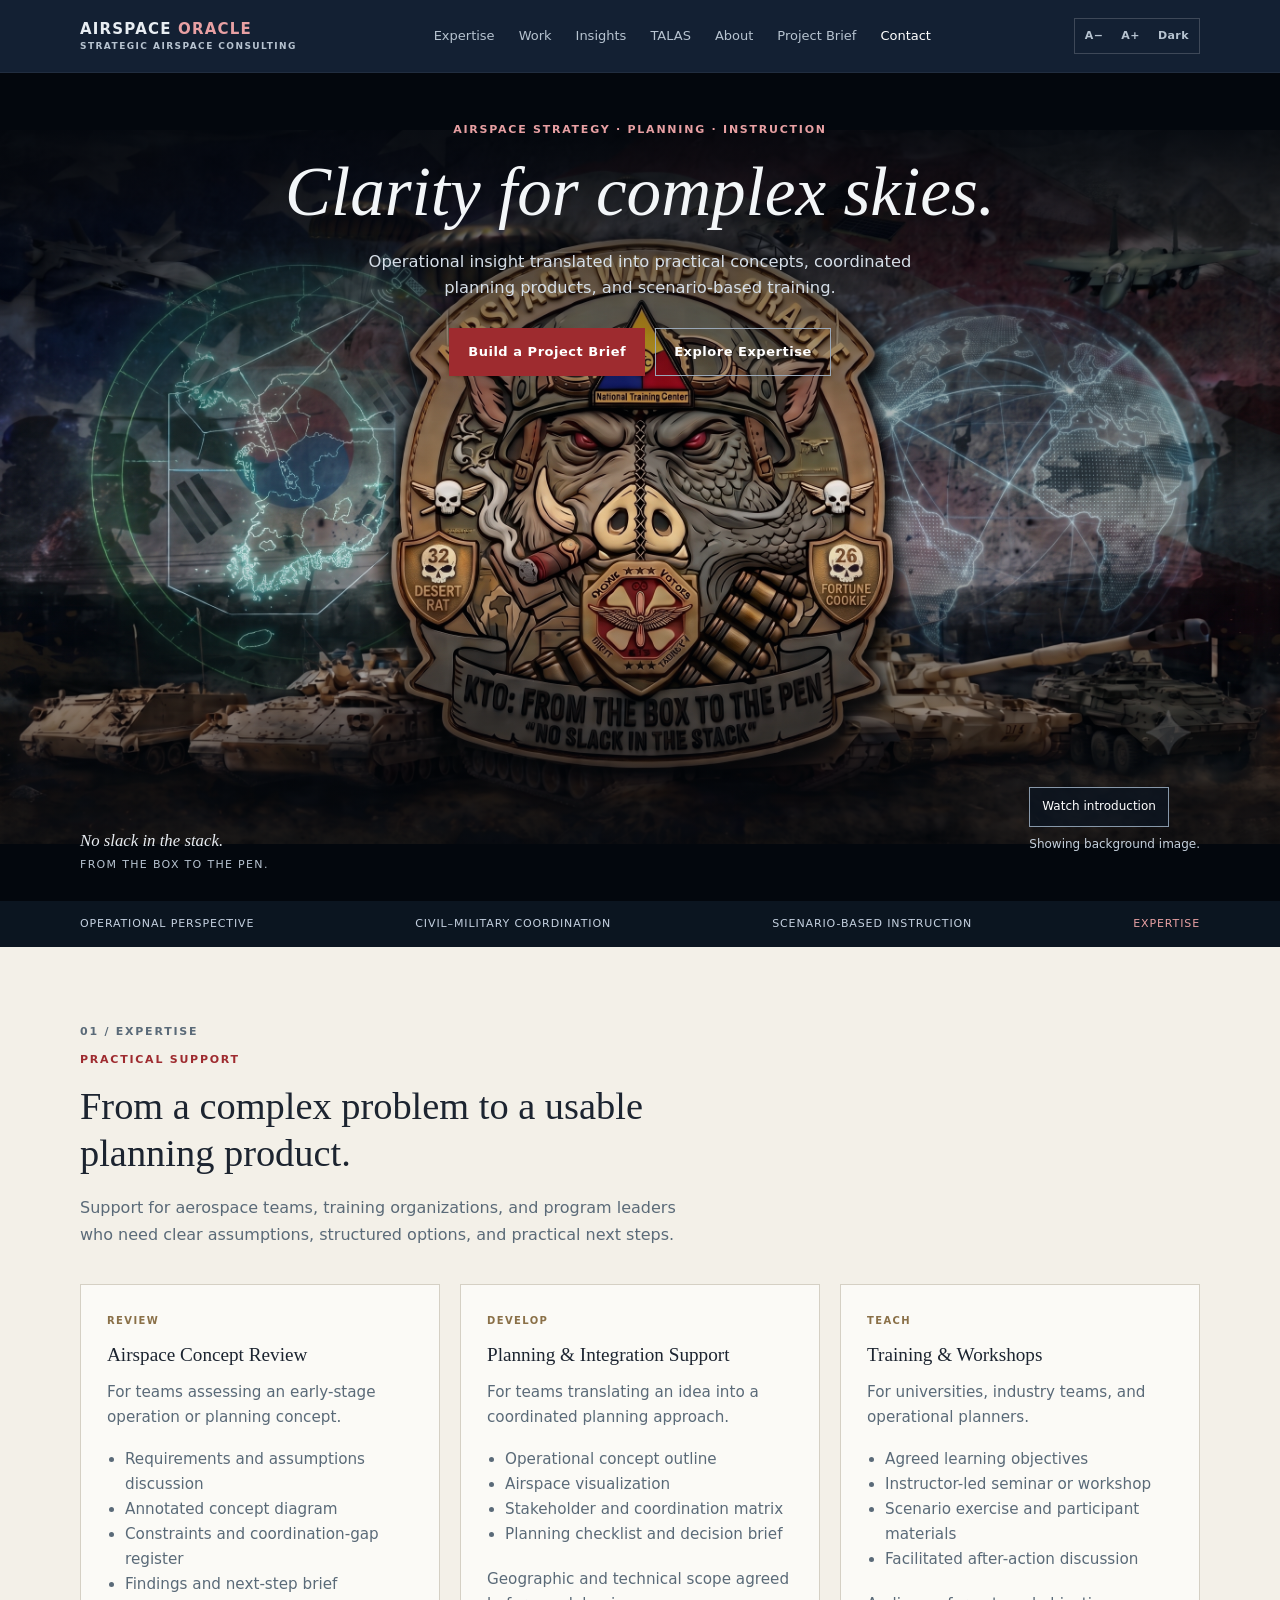
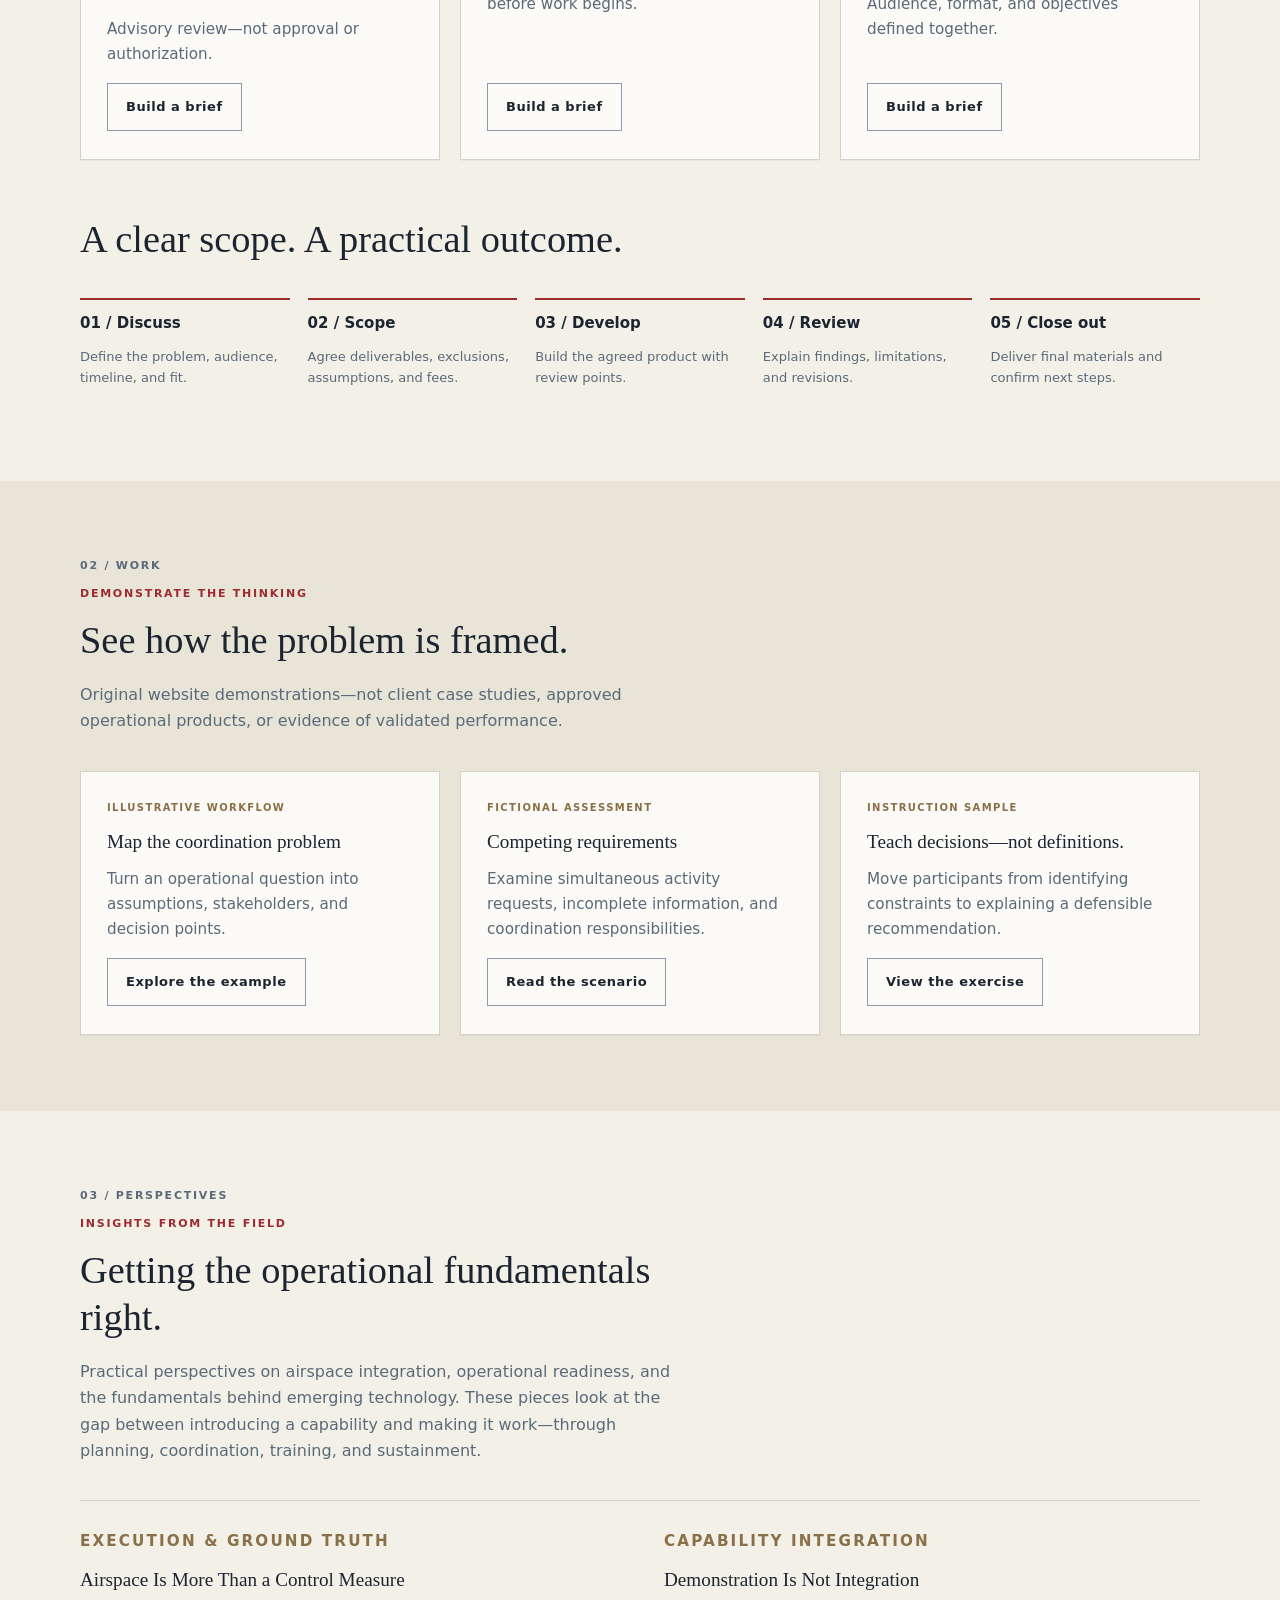
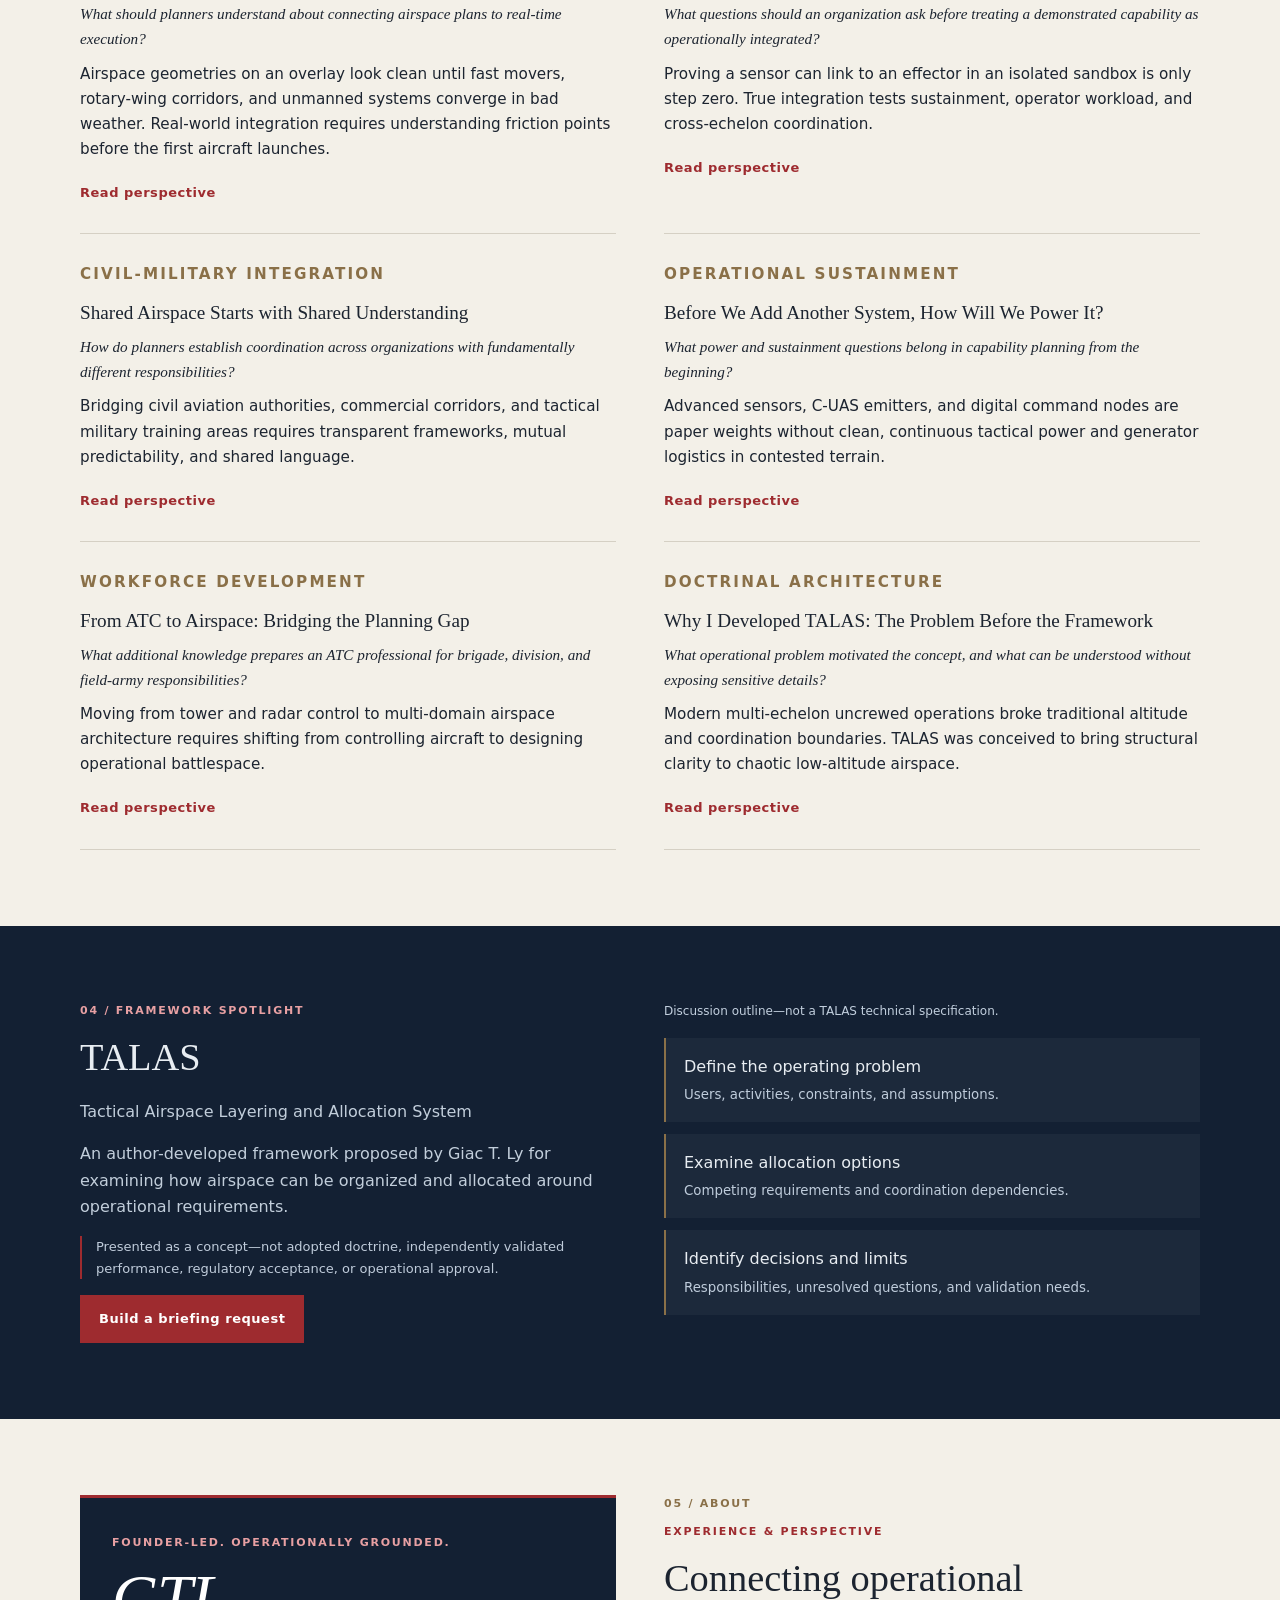
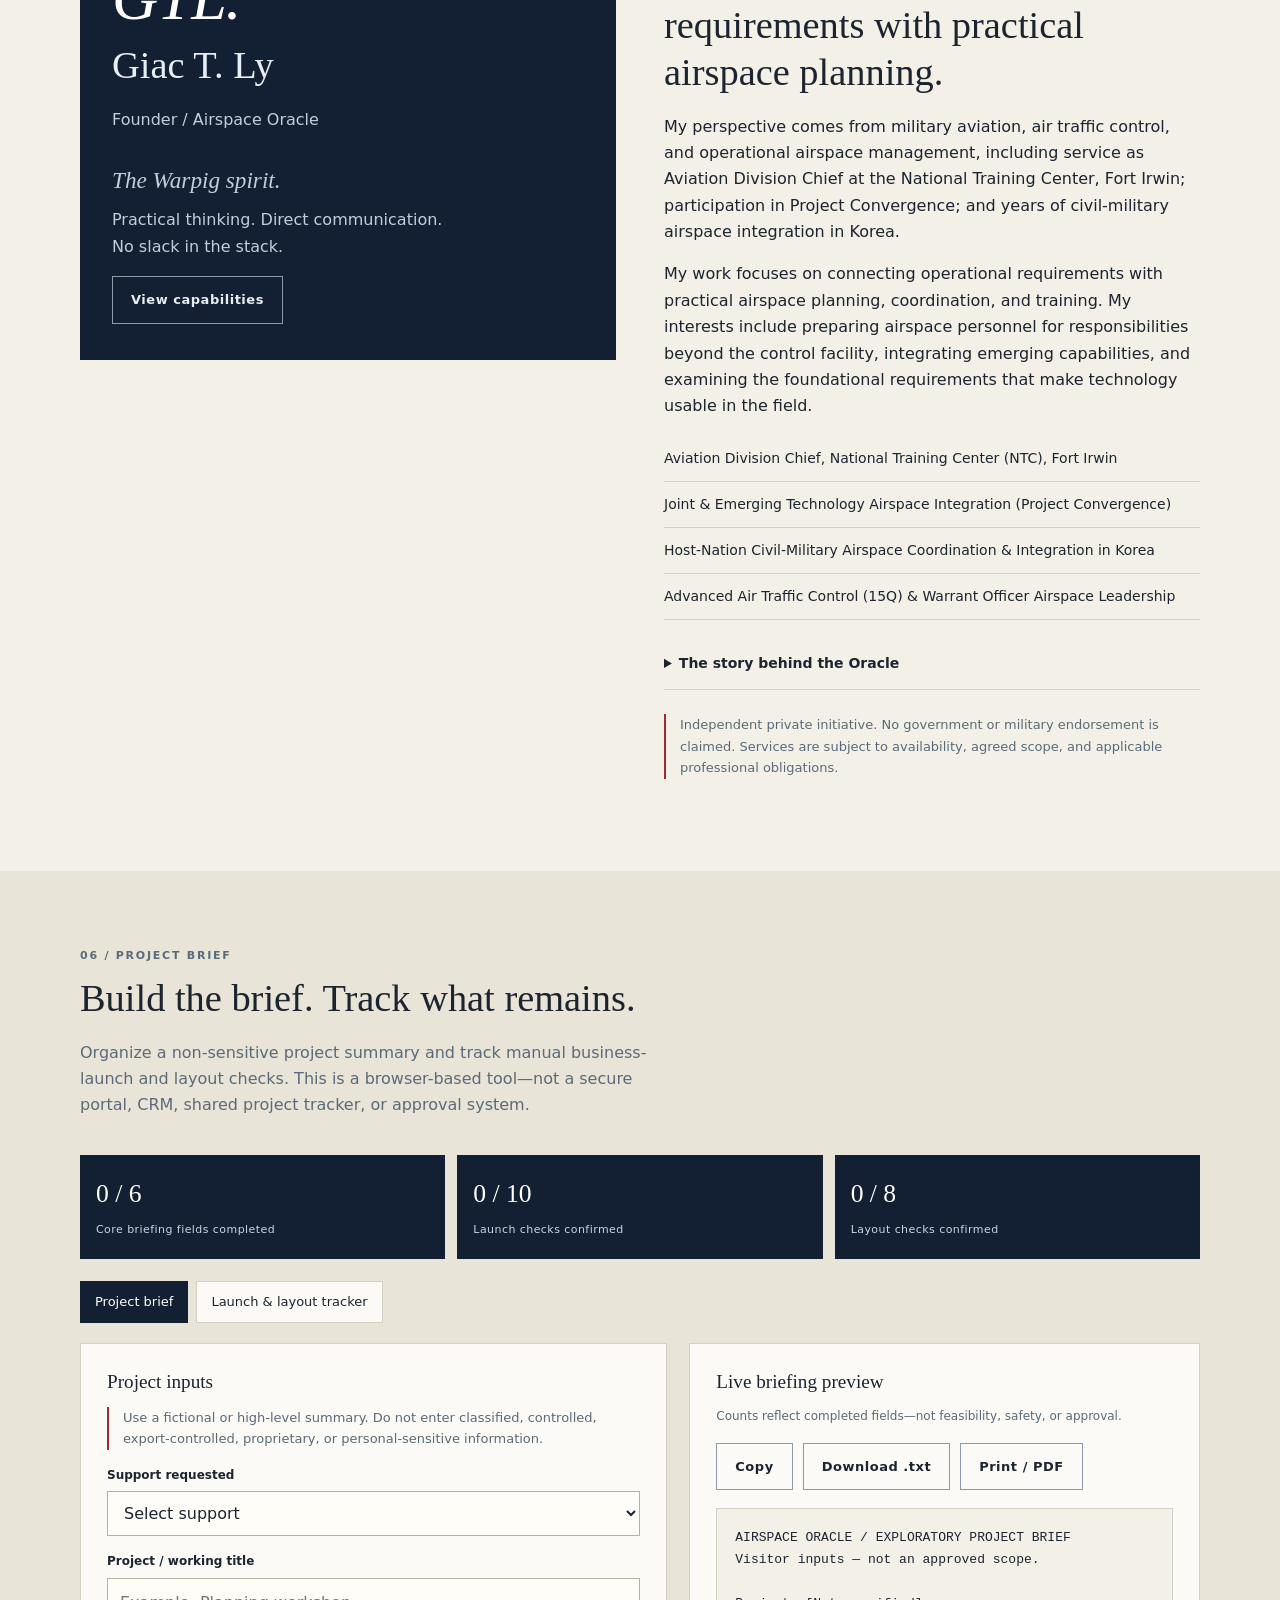
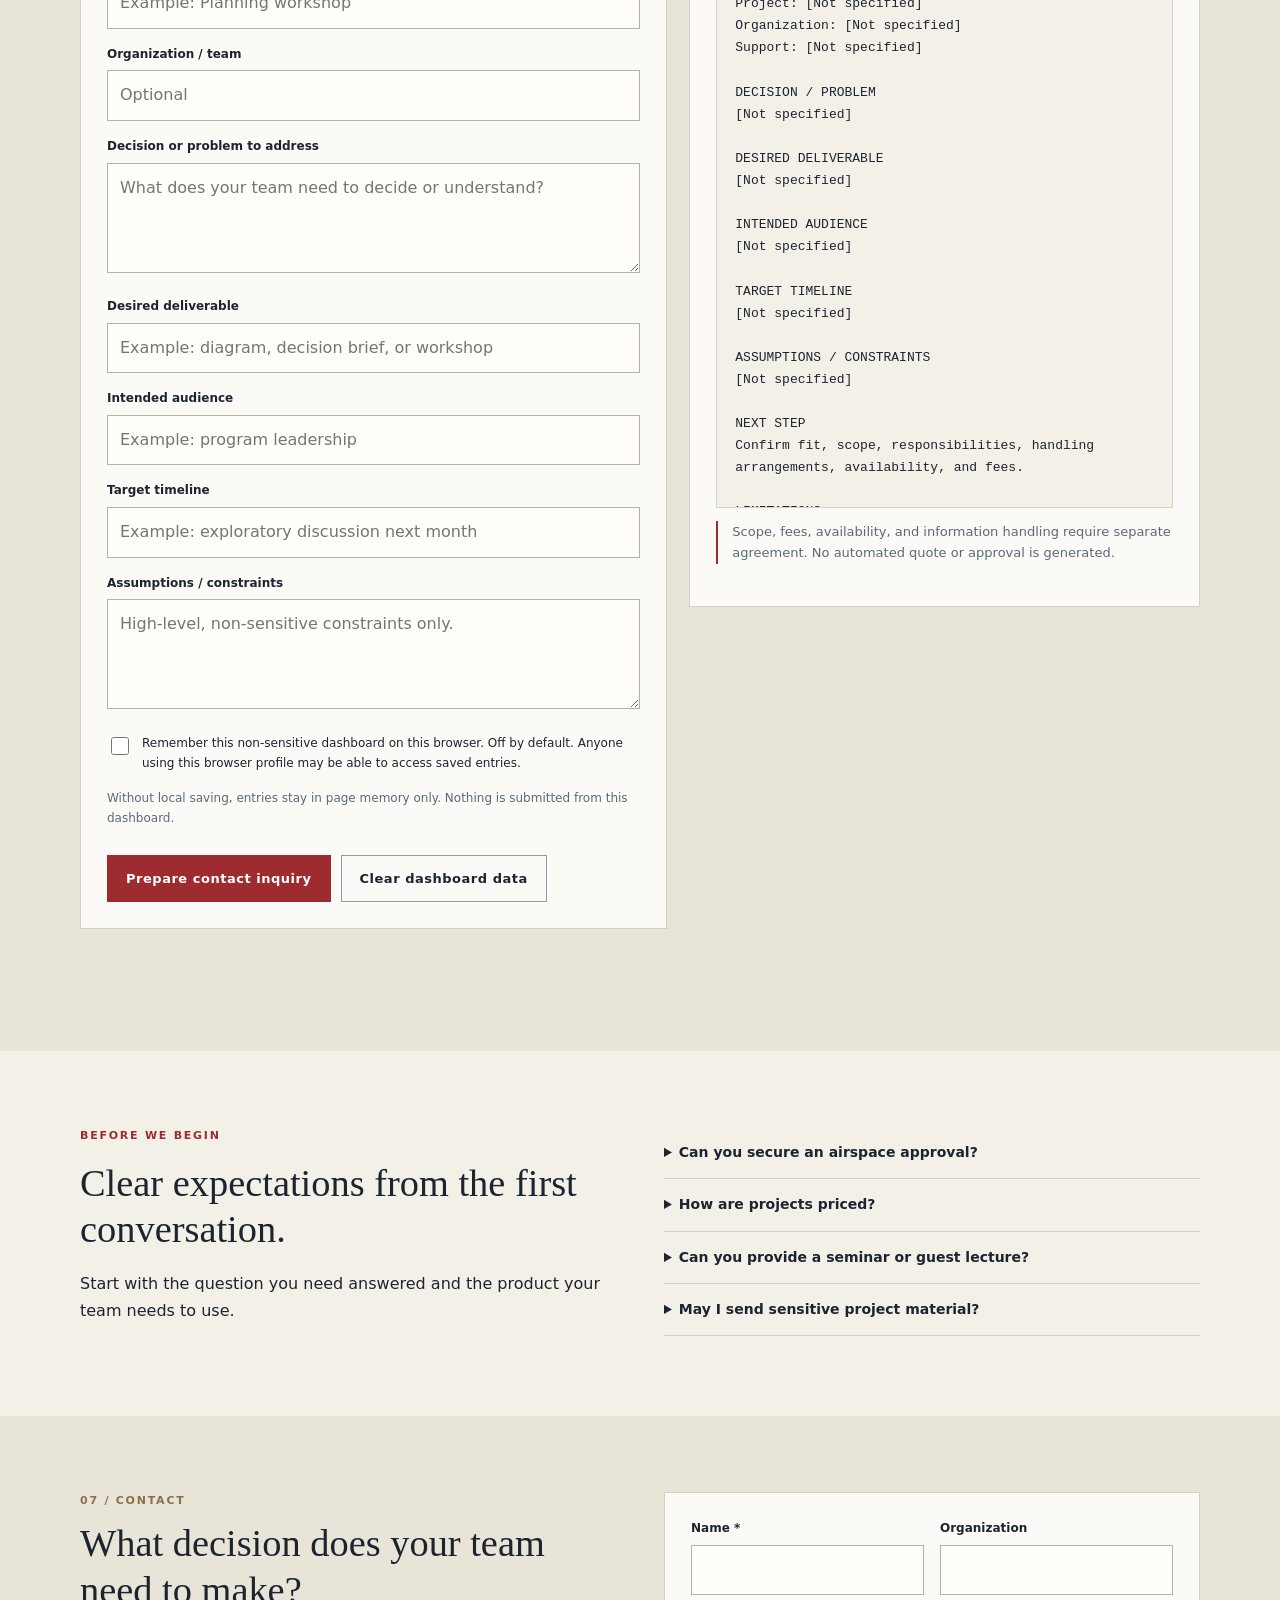
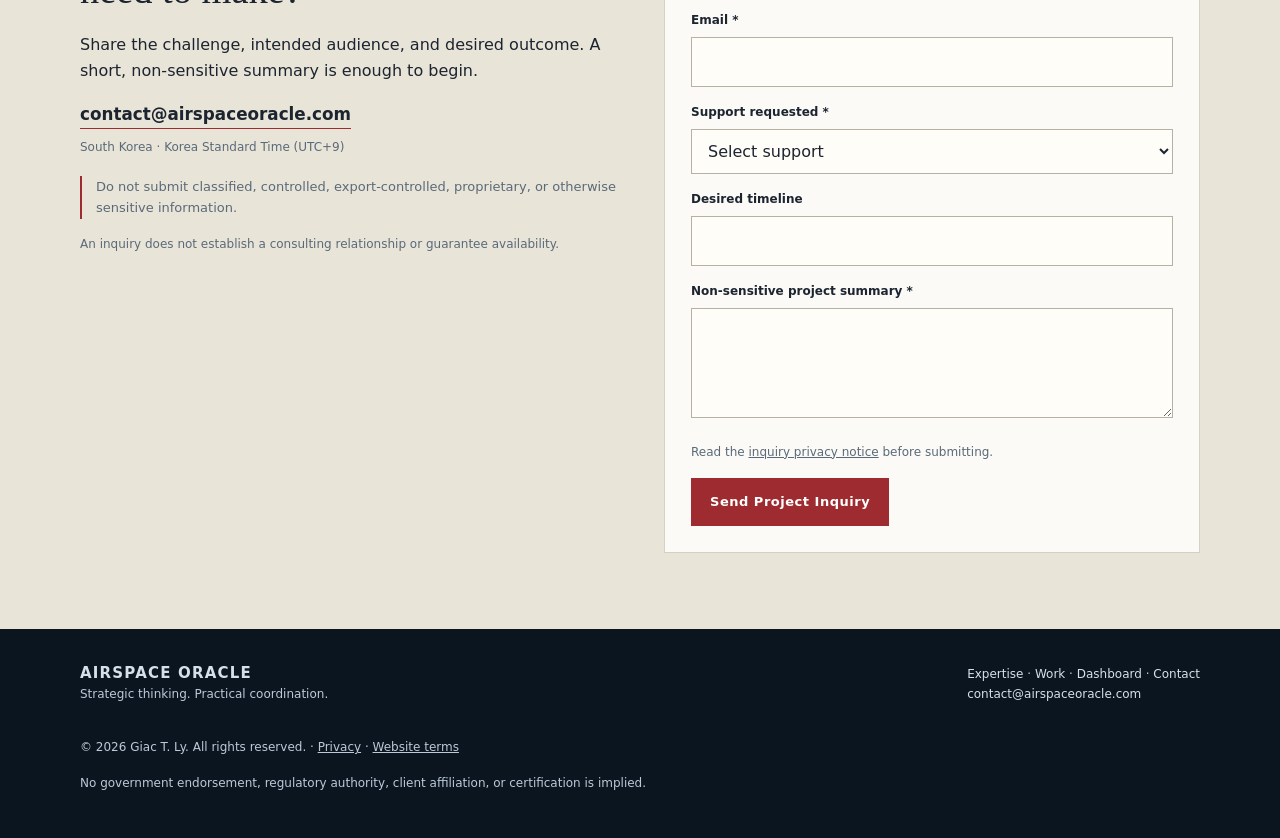
<file: index.html>
<!DOCTYPE html>
<html lang="en">
<head>
<meta charset="utf-8"/>
<meta name="viewport" content="width=device-width,initial-scale=1"/>
<meta name="description" content="Airspace Oracle: strategic airspace consulting, planning concepts, practical training, and an interactive project briefing tool."/>
<meta name="theme-color" content="#132033"/>
<title>Airspace Oracle | Clarity for Complex Skies</title>
<script>
/* Apply saved theme/type size before paint to avoid a flash. */
(function () {
  try {
    var t = localStorage.getItem('oracle-theme');
    if (!t) t = matchMedia('(prefers-color-scheme: dark)').matches ? 'dark' : 'light';
    document.documentElement.setAttribute('data-theme', t);
    var s = localStorage.getItem('oracle-font-scale');
    if (s) document.documentElement.style.setProperty('--font-scale', s);
  } catch (e) {}
})();
</script>
<style>
/* ----------------------------------------------------------------
   Airspace Oracle — briefing-book system
   Light paper is the default (document, not dashboard).
   Dark theme is a true alternate palette, not a layer of !important.
   ---------------------------------------------------------------- */
:root {
  --font-scale: 1;
  --font-display: Georgia, "Iowan Old Style", "Palatino Linotype", Palatino, "Times New Roman", serif;
  --font-body: "Segoe UI", system-ui, -apple-system, "Helvetica Neue", Arial, sans-serif;
  --font-mono: ui-monospace, "Cascadia Code", "SF Mono", Consolas, monospace;

  --navy: #132033;
  --navy-deep: #0b1520;
  --red: #9e2b2f;
  --red-soft: #c45b60;
  --bronze: #8a7048;
  --ink: #1c2430;
  --muted: #5a6a78;
  --paper: #f3f0e8;
  --paper-2: #e8e4d8;
  --card: #fbfaf6;
  --line: #d5d0c4;
  --input-bg: #fffdf8;
  --input-text: #1c2430;
  --input-border: #b7b1a4;
  --dialog-bg: #fbfaf6;
  --header-fg: #e8edf2;
  --header-muted: #b7c3d0;
  --shade: #0b1520;
  --focus: #c45b60;
  --shadow: 0 1px 0 rgba(19, 32, 51, 0.04);
}

[data-theme="dark"] {
  --ink: #e7edf3;
  --muted: #9aa8b6;
  --paper: #0c1219;
  --paper-2: #111923;
  --card: #151d28;
  --line: #2a3848;
  --input-bg: #0e1620;
  --input-text: #e7edf3;
  --input-border: #3d4e60;
  --dialog-bg: #151d28;
  --shadow: none;
  color-scheme: dark;
}

[data-theme="light"] { color-scheme: light; }

*, *::before, *::after { box-sizing: border-box; }
html {
  scroll-behavior: smooth;
  scroll-padding-top: 88px;
  font-size: calc(100% * var(--font-scale));
}
body {
  margin: 0;
  background: var(--paper);
  color: var(--ink);
  font: 1rem/1.65 var(--font-body);
}
button, input, textarea, select { font: inherit; color: inherit; }
button, a, input, select, textarea { touch-action: manipulation; }
a { color: inherit; }
button { cursor: pointer; }
img, video { max-width: 100%; }
[hidden] { display: none !important; }

a:focus-visible,
button:focus-visible,
input:focus-visible,
textarea:focus-visible,
select:focus-visible,
summary:focus-visible {
  outline: 2px solid var(--focus);
  outline-offset: 3px;
}

.skip {
  position: absolute;
  left: 12px;
  top: -40px;
  z-index: 20;
  background: var(--red);
  color: #fff;
  padding: 8px 12px;
  font-size: 13px;
  font-weight: 700;
  text-decoration: none;
}
.skip:focus { top: 12px; }

.wrap { width: min(1120px, 90%); margin: auto; }

/* ----- Header ----- */
.header {
  position: sticky;
  top: 0;
  z-index: 10;
  background: var(--navy);
  color: var(--header-fg);
  border-bottom: 1px solid rgba(255,255,255,.06);
}
.nav {
  display: flex;
  align-items: center;
  justify-content: space-between;
  gap: 20px;
  min-height: 72px;
}
.brand {
  font-family: var(--font-body);
  font-size: 15px;
  font-weight: 700;
  letter-spacing: .08em;
  text-decoration: none;
  line-height: 1.15;
}
.brand span { color: #e8a0a3; font-weight: 700; }
.brand small {
  display: block;
  margin-top: 3px;
  font-size: 9px;
  font-weight: 600;
  letter-spacing: .16em;
  color: var(--header-muted);
}
nav { display: flex; align-items: center; gap: 4px; }
nav a {
  font-size: 13px;
  text-decoration: none;
  color: var(--header-muted);
  padding: 8px 10px;
}
nav a:hover { color: #fff; }
nav a[href="#contact"] { color: #fff; }
.menu {
  display: none;
  background: transparent;
  border: 1px solid #6d7c8d;
  color: #fff;
  padding: 7px 12px;
  font-size: 13px;
}
.prefs {
  display: inline-flex;
  align-items: center;
  gap: 2px;
  margin-left: 6px;
  padding: 2px;
  border: 1px solid rgba(255,255,255,.18);
}
.prefs button {
  background: transparent;
  border: 0;
  color: var(--header-muted);
  font-size: 11px;
  font-weight: 700;
  letter-spacing: .04em;
  padding: 6px 8px;
  min-width: 32px;
}
.prefs button:hover { color: #fff; background: rgba(255,255,255,.08); }

/* ----- Hero ----- */
.hero {
  position: relative;
  isolation: isolate;
  background: var(--shade);
  color: #f3f6f8;
  min-height: calc(100svh - 72px);
}
.poster, .hero video, .shade {
  position: absolute;
  inset: 0;
  width: 100%;
  height: 100%;
}
.poster {
  z-index: -3;
  background: #03070d url('./airspaceoraclebackground.png?v=20261018') center/contain no-repeat;
}
.hero video { z-index: -2; object-fit: contain; }
.shade {
  z-index: -1;
  background: linear-gradient(180deg, #03070de8, transparent 54%, #03070ddc);
}
.hero-inner {
  display: flex;
  flex-direction: column;
  align-items: center;
  justify-content: space-between;
  min-height: calc(100svh - 72px);
  padding: 48px 0 28px;
}
.hero-copy { max-width: 820px; text-align: center; }
.eyebrow {
  text-transform: uppercase;
  letter-spacing: .16em;
  font-size: 11px;
  font-weight: 700;
  color: var(--red);
  margin: 0 0 14px;
}
.hero .eyebrow { color: #e8a0a3; }
h1, h2, h3 { font-family: var(--font-display); font-weight: 500; color: inherit; letter-spacing: 0; }
h1 {
  font-size: clamp(2.4rem, 5.4vw, 4.4rem);
  line-height: 1.12;
  max-width: 14em;
  margin: 0 auto 18px;
  font-style: italic;
  font-weight: 500;
}
h2 {
  font-size: clamp(1.7rem, 3vw, 2.45rem);
  line-height: 1.22;
  margin: 0 0 18px;
}
h3 { font-size: 1.2rem; line-height: 1.3; margin: 0 0 12px; }
p { margin: 0 0 16px; }
.hero-copy > p:not(.eyebrow) {
  max-width: 36em;
  color: #d5dee8;
  margin: 0 auto;
  font-size: 1.02rem;
}
.buttons { display: flex; flex-wrap: wrap; gap: 10px; margin-top: 26px; }
.hero-copy .buttons { justify-content: center; }
.btn {
  display: inline-flex;
  align-items: center;
  justify-content: center;
  border: 1px solid var(--red);
  border-radius: 0;
  background: var(--red);
  color: #fff;
  font-size: 13px;
  font-weight: 700;
  letter-spacing: .04em;
  padding: 12px 18px;
  text-decoration: none;
}
.btn:hover { filter: brightness(1.08); }
.btn.secondary {
  background: transparent;
  border-color: #8e9aab;
  color: inherit;
}
.hero .btn.secondary { color: #fff; border-color: #9aa8b8; }
.hero-bottom {
  display: flex;
  align-items: flex-end;
  justify-content: space-between;
  width: 100%;
  gap: 24px;
  margin-top: auto;
  padding-top: 28svh;
}
.motto {
  font-family: var(--font-display);
  font-style: italic;
  font-size: 1.05rem;
  line-height: 1.45;
  color: #e8edf2;
  margin: 0;
}
.motto small {
  display: block;
  margin-top: 4px;
  font-family: var(--font-body);
  font-style: normal;
  font-size: 11px;
  letter-spacing: .12em;
  text-transform: uppercase;
  color: #b7c3d0;
}
.media { display: flex; gap: 8px; flex-wrap: wrap; }
.media button {
  font-size: 12px;
  padding: 9px 12px;
  background: rgba(11, 21, 32, .75);
  color: #fff;
  border: 1px solid #8798aa;
}
.status { font-size: 12px; color: var(--muted); min-height: 22px; margin-top: 8px; }
.hero .status { color: #c5d0dc; max-width: 280px; }

.strip {
  background: var(--navy-deep);
  padding: 14px 0;
  color: #c5d1e0;
  font-size: 11px;
  letter-spacing: .08em;
  text-transform: uppercase;
}
.strip .wrap { display: flex; justify-content: space-between; gap: 15px; flex-wrap: wrap; }
.strip a { color: #e8a0a3; text-decoration: none; letter-spacing: .08em; }

/* ----- Sections ----- */
.section { padding: 76px 0; }
.section.band { background: var(--paper-2); }
.section.dark {
  background: var(--navy);
  color: #e8edf2;
}
.section.dark p,
.section.dark li { color: #c2cedb; }
.intro { max-width: 38em; margin-bottom: 36px; }
.intro p { color: var(--muted); }
.intro .eyebrow { color: var(--red); }
.section-number {
  font-size: 11px;
  letter-spacing: .16em;
  color: var(--bronze);
  text-transform: uppercase;
  margin: 0 0 10px;
  font-weight: 700;
}

.grid {
  display: grid;
  grid-template-columns: repeat(3, minmax(0, 1fr));
  gap: 20px;
}
.card {
  padding: 28px 26px;
  background: var(--card);
  border: 1px solid var(--line);
  display: flex;
  flex-direction: column;
  min-width: 0;
  box-shadow: var(--shadow);
}
.card p, .card li { font-size: .95rem; color: var(--muted); }
.card ul { padding-left: 18px; margin: 0 0 20px; }
.card .btn { margin-top: auto; align-self: flex-start; }
.tag {
  font-size: 10px;
  text-transform: uppercase;
  letter-spacing: .14em;
  color: var(--bronze);
  margin: 0 0 14px;
  font-weight: 700;
}
.small { font-size: 12px; color: var(--muted); }
.split { display: grid; grid-template-columns: 1fr 1fr; gap: 48px; align-items: start; }
.note {
  border-left: 2px solid var(--red);
  padding-left: 14px;
  font-size: 13px;
  color: var(--muted);
}
.section.dark .note { color: #c0ccdb; }

.steps {
  display: grid;
  grid-template-columns: repeat(5, 1fr);
  gap: 18px;
  margin-top: 36px;
}
.step { border-top: 2px solid var(--red); padding-top: 14px; }
.step h3 { font-size: 15px; font-family: var(--font-body); font-weight: 700; }
.step p { font-size: 13px; color: var(--muted); }

.layer {
  border-left: 2px solid var(--bronze);
  padding: 16px 16px 16px 18px;
  background: rgba(255,255,255,.04);
  margin-bottom: 12px;
}
.layer small { display: block; color: #bfccdb; margin-top: 4px; }

/* ----- Insights: editorial list, not a card farm ----- */
.insights {
  display: grid;
  grid-template-columns: 1fr 1fr;
  gap: 0 48px;
  border-top: 1px solid var(--line);
}
.insight {
  padding: 28px 0;
  border-bottom: 1px solid var(--line);
}
.insight h3 { margin-bottom: 8px; }
.question {
  font-family: var(--font-display);
  font-style: italic;
  font-size: 1.02rem;
  color: var(--ink);
  margin: 0 0 10px;
}
.insight p { font-size: .95rem; }
.text-link {
  background: none;
  border: 0;
  padding: 0;
  color: var(--red);
  font-size: 13px;
  font-weight: 700;
  letter-spacing: .04em;
  text-decoration: none;
  display: inline-block;
  margin-top: 4px;
}
.text-link:hover { text-decoration: underline; }

/* ----- About ----- */
.bio {
  background: var(--navy);
  color: #e8edf2;
  padding: 36px 32px;
  border-top: 3px solid var(--red);
}
.bio p { color: #c2cedb; }
.initials {
  font-family: var(--font-display);
  font-style: italic;
  font-size: 64px;
  font-weight: 500;
  letter-spacing: -.02em;
  line-height: 1;
  margin: 8px 0 12px;
  color: #fff;
}
.spirit {
  font-family: var(--font-display);
  font-style: italic;
  font-size: 1.45rem;
  color: #fff;
  margin: 28px 0 8px;
}
.timeline { list-style: none; padding: 0; margin: 8px 0 18px; }
.timeline li {
  border-bottom: 1px solid var(--line);
  padding: 11px 0;
  font-size: 14px;
}
details { padding: 14px 0; border-bottom: 1px solid var(--line); }
summary { cursor: pointer; font-size: 14px; font-weight: 700; }
details p { margin: 12px 0 0; color: var(--muted); font-size: 14px; }

/* ----- Dashboard ----- */
.dashboard { background: var(--paper-2); }
.stats {
  display: grid;
  grid-template-columns: repeat(3, 1fr);
  gap: 12px;
  margin-bottom: 22px;
}
.stat {
  background: var(--navy);
  color: #fff;
  padding: 18px 16px;
}
.stat strong { display: block; font-family: var(--font-display); font-size: 1.6rem; font-weight: 500; }
.stat small { color: #c7d5e4; font-size: 11px; letter-spacing: .04em; }
.tabs { display: flex; gap: 8px; flex-wrap: wrap; margin-bottom: 20px; }
.tabs button {
  background: var(--card);
  border: 1px solid var(--line);
  padding: 9px 14px;
  color: var(--ink);
  font-size: 13px;
}
.tabs button[aria-pressed="true"] {
  background: var(--navy);
  color: #fff;
  border-color: var(--navy);
}
.dashgrid {
  display: grid;
  grid-template-columns: minmax(0, 1.15fr) minmax(0, 1fr);
  gap: 22px;
  align-items: start;
}
.panel {
  padding: 26px;
  background: var(--card);
  border: 1px solid var(--line);
  min-width: 0;
}
.fields { display: grid; grid-template-columns: 1fr 1fr; gap: 16px; }
.field { margin-bottom: 16px; }
label { display: block; font-size: 12px; font-weight: 700; margin-bottom: 6px; }
input, select, textarea {
  width: 100%;
  padding: 11px 12px;
  border: 1px solid var(--input-border);
  border-radius: 0;
  background: var(--input-bg);
  color: var(--input-text);
}
textarea { min-height: 110px; resize: vertical; }
.local { display: flex; gap: 10px; font-size: 12px; font-weight: 400; margin: 16px 0; }
.local input { width: 18px; height: 18px; flex-shrink: 0; margin-top: 3px; }
.preview {
  white-space: pre-wrap;
  overflow-wrap: anywhere;
  background: var(--paper);
  border: 1px solid var(--line);
  padding: 18px;
  font: 13px/1.7 var(--font-mono);
  max-height: 600px;
  overflow: auto;
  color: var(--ink);
}
.checks { display: grid; gap: 8px; }
.check {
  display: flex;
  align-items: flex-start;
  gap: 10px;
  background: var(--paper);
  padding: 12px;
  border: 1px solid var(--line);
}
.check input { width: 18px; height: 18px; margin-top: 3px; flex-shrink: 0; accent-color: var(--red); }
.check label { margin: 0; font-size: 13px; }
.check small {
  display: block;
  font-weight: 400;
  color: var(--muted);
  font-size: 11px;
  margin-top: 4px;
}
.progress {
  height: 6px;
  background: var(--line);
  overflow: hidden;
  margin: 16px 0 8px;
}
.progress div { height: 100%; background: var(--red); width: 0; }
.jump { display: flex; gap: 12px; flex-wrap: wrap; }
.jump a { font-size: 12px; color: var(--muted); }
.trap { display: none; }

/* ----- Footer / dialogs ----- */
.footer {
  padding: 36px 0 28px;
  background: var(--navy-deep);
  color: #bdc9d8;
  font-size: 12px;
}
.footer a { color: #d7e0ea; text-decoration: none; }
.footer a:hover { text-decoration: underline; }
.footer-top { display: flex; justify-content: space-between; gap: 20px; margin-bottom: 18px; }
.footer .brand small { color: #8e9aab; }
.footer button {
  border: 0;
  background: none;
  color: inherit;
  text-decoration: underline;
  padding: 0;
  font-size: 12px;
}

dialog {
  border: 0;
  border-radius: 0;
  padding: 28px 32px 32px;
  width: min(760px, 92vw);
  max-height: 85svh;
  overflow: auto;
  background: var(--dialog-bg);
  color: var(--ink);
  border: 1px solid var(--line);
}
dialog::backdrop { background: rgba(11, 21, 32, .82); }
.dialog-bar { display: flex; justify-content: flex-end; margin: -8px -8px 12px 0; }
.close {
  background: var(--navy);
  color: #fff;
  border: 0;
  padding: 8px 12px;
  font-size: 12px;
  font-weight: 700;
  letter-spacing: .04em;
}
dialog h2 { font-size: 1.7rem; margin-bottom: 10px; }
dialog p, dialog li { color: var(--muted); }
dialog video { width: 100%; max-height: 65svh; background: #000; }

.contact-mail {
  font-size: 1.05rem;
  font-weight: 700;
  text-decoration: none;
  border-bottom: 1px solid var(--red);
  display: inline-block;
  margin-bottom: 4px;
}

/* ----- Responsive ----- */
@media (max-width: 950px) {
  nav a { font-size: 12px; padding: 8px 7px; }
  .brand { font-size: 14px; }
}
@media (max-width: 760px) {
  .menu { display: block; }
  .nav { flex-wrap: wrap; padding: 12px 0; }
  nav {
    display: none;
    width: 100%;
    flex-direction: column;
    align-items: flex-start;
    padding: 6px 0 10px;
  }
  nav.open { display: flex; }
  nav a { font-size: 15px; padding: 8px 0; }
  .prefs { margin: 4px 0 8px; }
  .grid, .split, .dashgrid, .insights { grid-template-columns: 1fr; }
  .insights { gap: 0; }
  .split { gap: 28px; }
  .section { padding: 52px 0; }
  .hero-inner { padding-top: 28px; }
  .hero-bottom {
    flex-direction: column;
    align-items: flex-start;
    padding-top: 24svh;
    gap: 16px;
  }
  .steps { grid-template-columns: 1fr 1fr; }
  .panel, .card, .bio { padding: 22px; }
  .footer-top { flex-direction: column; }
  .fields { grid-template-columns: 1fr; }
  .stat strong { font-size: 1.35rem; }
  .media button { min-height: 42px; }
  h1 { font-style: italic; }
}
@media (max-width: 360px) {
  .stats { grid-template-columns: 1fr; }
  .steps { grid-template-columns: 1fr; }
}
@media (prefers-reduced-motion: reduce) {
  html { scroll-behavior: auto; }
}
@media print {
  body.print-brief > * { display: none !important; }
  body.print-brief #print-area {
    display: block !important;
    white-space: pre-wrap;
    font: 12px/1.7 Georgia, serif;
    background: white;
    color: black;
  }
  body.print-cap > * { display: none !important; }
  body.print-cap #capability {
    display: block !important;
    position: static;
    max-height: none;
    width: 100%;
    padding: 0;
    border: 0;
  }
  body.print-cap #capability .close,
  body.print-cap #capability .dialog-bar,
  body.print-cap #capability .buttons { display: none !important; }
}
</style>
</head>
<body>
<a class="skip" href="#main">Skip to content</a>

<header class="header">
  <div class="wrap nav">
    <a class="brand" href="#home">AIRSPACE <span>ORACLE</span>
      <small>STRATEGIC AIRSPACE CONSULTING</small>
    </a>
    <button class="menu" aria-controls="navigation" aria-expanded="false" type="button">Menu</button>
    <nav aria-label="Main navigation" id="navigation">
      <a href="#expertise">Expertise</a>
      <a href="#work">Work</a>
      <a href="#insights">Insights</a>
      <a href="#talas">TALAS</a>
      <a href="#about">About</a>
      <a href="#dashboard">Project Brief</a>
      <a href="#contact">Contact</a>
    </nav>
    <div class="prefs" aria-label="Display preferences">
      <button id="btn-zoom-out" title="Decrease font size" type="button">A−</button>
      <button id="btn-zoom-in" title="Increase font size" type="button">A+</button>
      <button id="btn-theme-toggle" title="Switch color theme" type="button">Dark</button>
    </div>
  </div>
</header>

<section class="hero" id="home" aria-labelledby="hero-title">
  <div class="poster" aria-hidden="true"></div>
  <video id="bg" aria-hidden="true" loop muted playsinline poster="./airspaceoraclebackground.png?v=20261018" preload="metadata">
    <source src="./airspaceoracleintro.mp4?v=20261018" type="video/mp4"/>
  </video>
  <div class="shade" aria-hidden="true"></div>
  <div class="wrap hero-inner">
    <div class="hero-copy">
      <p class="eyebrow">Airspace strategy · Planning · Instruction</p>
      <h1 id="hero-title">Clarity for complex skies.</h1>
      <p>Operational insight translated into practical concepts, coordinated planning products, and scenario-based training.</p>
      <div class="buttons">
        <a class="btn" href="#dashboard">Build a Project Brief</a>
        <a class="btn secondary" href="#expertise">Explore Expertise</a>
      </div>
    </div>
    <div class="hero-bottom">
      <p class="motto">No slack in the stack.<small>From the box to the pen.</small></p>
      <div>
        <div class="media">
          <button hidden id="sound" type="button">Enable sound</button>
          <button hidden id="play" type="button">Play video</button>
          <button data-modal="film" type="button">Watch introduction</button>
        </div>
        <p class="status" id="media-status" role="status"></p>
      </div>
    </div>
  </div>
</section>

<div class="strip">
  <div class="wrap">
    <span>Operational perspective</span>
    <span>Civil–military coordination</span>
    <span>Scenario-based instruction</span>
    <a href="#expertise">Expertise</a>
  </div>
</div>

<main id="main">
<section class="section" id="expertise">
  <div class="wrap">
    <div class="intro">
      <p class="section-number">01 / Expertise</p>
      <p class="eyebrow">Practical support</p>
      <h2>From a complex problem to a usable planning product.</h2>
      <p>Support for aerospace teams, training organizations, and program leaders who need clear assumptions, structured options, and practical next steps.</p>
    </div>
    <div class="grid">
      <article class="card">
        <div class="tag">Review</div>
        <h3>Airspace Concept Review</h3>
        <p>For teams assessing an early-stage operation or planning concept.</p>
        <ul>
          <li>Requirements and assumptions discussion</li>
          <li>Annotated concept diagram</li>
          <li>Constraints and coordination-gap register</li>
          <li>Findings and next-step brief</li>
        </ul>
        <p class="small">Advisory review—not approval or authorization.</p>
        <a class="btn secondary" data-service="Airspace Concept Review" href="#dashboard">Build a brief</a>
      </article>
      <article class="card">
        <div class="tag">Develop</div>
        <h3>Planning &amp; Integration Support</h3>
        <p>For teams translating an idea into a coordinated planning approach.</p>
        <ul>
          <li>Operational concept outline</li>
          <li>Airspace visualization</li>
          <li>Stakeholder and coordination matrix</li>
          <li>Planning checklist and decision brief</li>
        </ul>
        <p class="small">Geographic and technical scope agreed before work begins.</p>
        <a class="btn secondary" data-service="Planning &amp; Integration Support" href="#dashboard">Build a brief</a>
      </article>
      <article class="card">
        <div class="tag">Teach</div>
        <h3>Training &amp; Workshops</h3>
        <p>For universities, industry teams, and operational planners.</p>
        <ul>
          <li>Agreed learning objectives</li>
          <li>Instructor-led seminar or workshop</li>
          <li>Scenario exercise and participant materials</li>
          <li>Facilitated after-action discussion</li>
        </ul>
        <p class="small">Audience, format, and objectives defined together.</p>
        <a class="btn secondary" data-service="Training &amp; Workshops" href="#dashboard">Build a brief</a>
      </article>
    </div>
    <div style="margin-top:56px">
      <h2>A clear scope. A practical outcome.</h2>
      <div class="steps">
        <div class="step"><h3>01 / Discuss</h3><p>Define the problem, audience, timeline, and fit.</p></div>
        <div class="step"><h3>02 / Scope</h3><p>Agree deliverables, exclusions, assumptions, and fees.</p></div>
        <div class="step"><h3>03 / Develop</h3><p>Build the agreed product with review points.</p></div>
        <div class="step"><h3>04 / Review</h3><p>Explain findings, limitations, and revisions.</p></div>
        <div class="step"><h3>05 / Close out</h3><p>Deliver final materials and confirm next steps.</p></div>
      </div>
    </div>
  </div>
</section>

<section class="section band" id="work">
  <div class="wrap">
    <div class="intro">
      <p class="section-number">02 / Work</p>
      <p class="eyebrow">Demonstrate the thinking</p>
      <h2>See how the problem is framed.</h2>
      <p>Original website demonstrations—not client case studies, approved operational products, or evidence of validated performance.</p>
    </div>
    <div class="grid">
      <article class="card">
        <div class="tag">Illustrative workflow</div>
        <h3>Map the coordination problem</h3>
        <p>Turn an operational question into assumptions, stakeholders, and decision points.</p>
        <button class="btn secondary" data-modal="sample1" type="button">Explore the example</button>
      </article>
      <article class="card">
        <div class="tag">Fictional assessment</div>
        <h3>Competing requirements</h3>
        <p>Examine simultaneous activity requests, incomplete information, and coordination responsibilities.</p>
        <button class="btn secondary" data-modal="sample2" type="button">Read the scenario</button>
      </article>
      <article class="card">
        <div class="tag">Instruction sample</div>
        <h3>Teach decisions—not definitions.</h3>
        <p>Move participants from identifying constraints to explaining a defensible recommendation.</p>
        <button class="btn secondary" data-modal="sample3" type="button">View the exercise</button>
      </article>
    </div>
  </div>
</section>

<section class="section" id="insights" aria-labelledby="insights-title">
  <div class="wrap">
    <div class="intro">
      <p class="section-number">03 / Perspectives</p>
      <p class="eyebrow">Insights from the field</p>
      <h2 id="insights-title">Getting the operational fundamentals right.</h2>
      <p>Practical perspectives on airspace integration, operational readiness, and the fundamentals behind emerging technology. These pieces look at the gap between introducing a capability and making it work—through planning, coordination, training, and sustainment.</p>
    </div>
    <div class="insights">
      <article class="insight">
        <p class="tag">Execution &amp; ground truth</p>
        <h3>Airspace Is More Than a Control Measure</h3>
        <p class="question">What should planners understand about connecting airspace plans to real-time execution?</p>
        <p>Airspace geometries on an overlay look clean until fast movers, rotary-wing corridors, and unmanned systems converge in bad weather. Real-world integration requires understanding friction points before the first aircraft launches.</p>
        <button class="text-link" data-modal="art-ntc" type="button">Read perspective</button>
      </article>
      <article class="insight">
        <p class="tag">Capability integration</p>
        <h3>Demonstration Is Not Integration</h3>
        <p class="question">What questions should an organization ask before treating a demonstrated capability as operationally integrated?</p>
        <p>Proving a sensor can link to an effector in an isolated sandbox is only step zero. True integration tests sustainment, operator workload, and cross-echelon coordination.</p>
        <button class="text-link" data-modal="art-pc" type="button">Read perspective</button>
      </article>
      <article class="insight">
        <p class="tag">Civil-military integration</p>
        <h3>Shared Airspace Starts with Shared Understanding</h3>
        <p class="question">How do planners establish coordination across organizations with fundamentally different responsibilities?</p>
        <p>Bridging civil aviation authorities, commercial corridors, and tactical military training areas requires transparent frameworks, mutual predictability, and shared language.</p>
        <button class="text-link" data-modal="art-korea" type="button">Read perspective</button>
      </article>
      <article class="insight">
        <p class="tag">Operational sustainment</p>
        <h3>Before We Add Another System, How Will We Power It?</h3>
        <p class="question">What power and sustainment questions belong in capability planning from the beginning?</p>
        <p>Advanced sensors, C-UAS emitters, and digital command nodes are paper weights without clean, continuous tactical power and generator logistics in contested terrain.</p>
        <button class="text-link" data-modal="art-power" type="button">Read perspective</button>
      </article>
      <article class="insight">
        <p class="tag">Workforce development</p>
        <h3>From ATC to Airspace: Bridging the Planning Gap</h3>
        <p class="question">What additional knowledge prepares an ATC professional for brigade, division, and field-army responsibilities?</p>
        <p>Moving from tower and radar control to multi-domain airspace architecture requires shifting from controlling aircraft to designing operational battlespace.</p>
        <button class="text-link" data-modal="art-15q" type="button">Read perspective</button>
      </article>
      <article class="insight">
        <p class="tag">Doctrinal architecture</p>
        <h3>Why I Developed TALAS: The Problem Before the Framework</h3>
        <p class="question">What operational problem motivated the concept, and what can be understood without exposing sensitive details?</p>
        <p>Modern multi-echelon uncrewed operations broke traditional altitude and coordination boundaries. TALAS was conceived to bring structural clarity to chaotic low-altitude airspace.</p>
        <button class="text-link" data-modal="art-talas" type="button">Read perspective</button>
      </article>
    </div>
  </div>
</section>

<section class="section dark" id="talas">
  <div class="wrap split">
    <div>
      <p class="eyebrow" style="color:#e8a0a3">04 / Framework spotlight</p>
      <h2>TALAS</h2>
      <p>Tactical Airspace Layering and Allocation System</p>
      <p>An author-developed framework proposed by Giac T. Ly for examining how airspace can be organized and allocated around operational requirements.</p>
      <p class="note">Presented as a concept—not adopted doctrine, independently validated performance, regulatory acceptance, or operational approval.</p>
      <a class="btn" data-service="TALAS briefing" href="#dashboard">Build a briefing request</a>
    </div>
    <div>
      <p class="small" style="color:#c2cfde">Discussion outline—not a TALAS technical specification.</p>
      <div class="layer">Define the operating problem<small>Users, activities, constraints, and assumptions.</small></div>
      <div class="layer">Examine allocation options<small>Competing requirements and coordination dependencies.</small></div>
      <div class="layer">Identify decisions and limits<small>Responsibilities, unresolved questions, and validation needs.</small></div>
    </div>
  </div>
</section>

<section class="section" id="about">
  <div class="wrap split">
    <div class="bio">
      <p class="eyebrow" style="color:#e8a0a3">Founder-led. Operationally grounded.</p>
      <div class="initials" aria-hidden="true">GTL.</div>
      <h2>Giac T. Ly</h2>
      <p>Founder / Airspace Oracle</p>
      <p class="spirit">The Warpig spirit.</p>
      <p>Practical thinking. Direct communication.<br/>No slack in the stack.</p>
      <button class="btn secondary" data-modal="capability" type="button">View capabilities</button>
    </div>
    <div>
      <p class="section-number">05 / About</p>
      <p class="eyebrow">Experience &amp; perspective</p>
      <h2>Connecting operational requirements with practical airspace planning.</h2>
      <p>My perspective comes from military aviation, air traffic control, and operational airspace management, including service as Aviation Division Chief at the National Training Center, Fort Irwin; participation in Project Convergence; and years of civil-military airspace integration in Korea.</p>
      <p>My work focuses on connecting operational requirements with practical airspace planning, coordination, and training. My interests include preparing airspace personnel for responsibilities beyond the control facility, integrating emerging capabilities, and examining the foundational requirements that make technology usable in the field.</p>
      <ul class="timeline">
        <li>Aviation Division Chief, National Training Center (NTC), Fort Irwin</li>
        <li>Joint &amp; Emerging Technology Airspace Integration (Project Convergence)</li>
        <li>Host-Nation Civil-Military Airspace Coordination &amp; Integration in Korea</li>
        <li>Advanced Air Traffic Control (15Q) &amp; Warrant Officer Airspace Leadership</li>
      </ul>
      <details>
        <summary>The story behind the Oracle</summary>
        <p>Born in Saigon, Giac left Vietnam by boat in 1988 (MC138) and resettled in the United States in 1990. He joined the Army in 1995, serving as an 82nd Airborne paratrooper and combat engineer before transitioning to air traffic control and warrant officer service. His journey informs a practical, service-oriented approach to complex challenges.</p>
      </details>
      <p class="note" style="margin-top:24px">Independent private initiative. No government or military endorsement is claimed. Services are subject to availability, agreed scope, and applicable professional obligations.</p>
    </div>
  </div>
</section>

<section class="section dashboard" id="dashboard" aria-labelledby="dashboard-title">
  <div class="wrap">
    <div class="intro">
      <p class="section-number">06 / Project brief</p>
      <h2 id="dashboard-title">Build the brief. Track what remains.</h2>
      <p>Organize a non-sensitive project summary and track manual business-launch and layout checks. This is a browser-based tool—not a secure portal, CRM, shared project tracker, or approval system.</p>
    </div>
    <div class="stats">
      <div class="stat"><strong id="brief-count">0 / 6</strong><small>Core briefing fields completed</small></div>
      <div class="stat"><strong id="launch-count">0 / 10</strong><small>Launch checks confirmed</small></div>
      <div class="stat"><strong id="layout-count">0 / 8</strong><small>Layout checks confirmed</small></div>
    </div>
    <div class="tabs" aria-label="Dashboard views">
      <button aria-pressed="true" data-view="brief" type="button">Project brief</button>
      <button aria-pressed="false" data-view="readiness" type="button">Launch &amp; layout tracker</button>
    </div>
    <div class="dashgrid" id="brief-view">
      <div class="panel">
        <h3>Project inputs</h3>
        <p class="note">Use a fictional or high-level summary. Do not enter classified, controlled, export-controlled, proprietary, or personal-sensitive information.</p>
        <form id="brief-form">
          <div class="field">
            <label for="b-service">Support requested</label>
            <select data-brief="service" id="b-service">
              <option value="">Select support</option>
              <option>Airspace Concept Review</option>
              <option>Planning &amp; Integration Support</option>
              <option>Training &amp; Workshops</option>
              <option>TALAS briefing</option>
              <option>Other inquiry</option>
            </select>
          </div>
          <div class="field">
            <label for="b-project">Project / working title</label>
            <input data-brief="project" id="b-project" maxlength="180" placeholder="Example: Planning workshop"/>
          </div>
          <div class="field">
            <label for="b-organization">Organization / team</label>
            <input data-brief="organization" id="b-organization" maxlength="180" placeholder="Optional"/>
          </div>
          <div class="field">
            <label for="b-objective">Decision or problem to address</label>
            <textarea data-brief="objective" id="b-objective" maxlength="1200" placeholder="What does your team need to decide or understand?"></textarea>
          </div>
          <div class="field">
            <label for="b-output">Desired deliverable</label>
            <input data-brief="output" id="b-output" maxlength="180" placeholder="Example: diagram, decision brief, or workshop"/>
          </div>
          <div class="field">
            <label for="b-audience">Intended audience</label>
            <input data-brief="audience" id="b-audience" maxlength="180" placeholder="Example: program leadership"/>
          </div>
          <div class="field">
            <label for="b-timeline">Target timeline</label>
            <input data-brief="timeline" id="b-timeline" maxlength="180" placeholder="Example: exploratory discussion next month"/>
          </div>
          <div class="field">
            <label for="b-constraints">Assumptions / constraints</label>
            <textarea data-brief="constraints" id="b-constraints" maxlength="1200" placeholder="High-level, non-sensitive constraints only."></textarea>
          </div>
          <label class="local">
            <input id="remember" type="checkbox"/>
            <span>Remember this non-sensitive dashboard on this browser. Off by default. Anyone using this browser profile may be able to access saved entries.</span>
          </label>
          <p class="small">Without local saving, entries stay in page memory only. Nothing is submitted from this dashboard.</p>
          <div class="buttons">
            <button class="btn" id="prepare" type="button">Prepare contact inquiry</button>
            <button class="btn secondary" id="clear" type="button">Clear dashboard data</button>
          </div>
        </form>
      </div>
      <div class="panel">
        <h3>Live briefing preview</h3>
        <p class="small">Counts reflect completed fields—not feasibility, safety, or approval.</p>
        <div class="buttons" style="margin:0 0 18px">
          <button class="btn secondary" id="copy" type="button">Copy</button>
          <button class="btn secondary" id="download" type="button">Download .txt</button>
          <button class="btn secondary" id="print" type="button">Print / PDF</button>
        </div>
        <pre class="preview" id="preview"></pre>
        <p class="note">Scope, fees, availability, and information handling require separate agreement. No automated quote or approval is generated.</p>
      </div>
    </div>
    <div class="dashgrid" hidden id="readiness-view">
      <div class="panel">
        <h3>Business launch checklist</h3>
        <p class="small">Your own manual checkmarks—not independent verification. These are browser-local notes, not an access-controlled admin area.</p>
        <div class="progress" id="launch-progress" role="progressbar" aria-label="Launch checks" aria-valuemin="0" aria-valuemax="10" aria-valuenow="0"><div></div></div>
        <p class="small" id="launch-summary"></p>
        <div class="checks" id="launch-checks"></div>
      </div>
      <div class="panel">
        <h3>Remaining layout &amp; integration checks</h3>
        <p class="small">Test actual devices and end-to-end workflows. The page cannot verify form delivery, legal readiness, or accessibility compliance automatically.</p>
        <div class="progress" id="layout-progress" role="progressbar" aria-label="Layout checks" aria-valuemin="0" aria-valuemax="8" aria-valuenow="0"><div></div></div>
        <p class="small" id="layout-summary"></p>
        <div class="checks" id="layout-checks"></div>
        <div class="buttons">
          <button class="btn secondary" id="export-checks" type="button">Download checklist status</button>
        </div>
        <p class="small" style="margin-top:18px">Enable “Remember this dashboard” in the brief view to retain checkmarks on this browser. No shared team status is provided.</p>
        <div class="jump">
          <a href="#home">Hero</a>
          <a href="#expertise">Services</a>
          <a href="#work">Samples</a>
          <a href="#about">About</a>
          <a href="#contact">Contact</a>
        </div>
      </div>
    </div>
    <p class="status" id="dash-status" role="status"></p>
  </div>
</section>

<section class="section">
  <div class="wrap split">
    <div>
      <p class="eyebrow">Before we begin</p>
      <h2>Clear expectations from the first conversation.</h2>
      <p>Start with the question you need answered and the product your team needs to use.</p>
    </div>
    <div>
      <details>
        <summary>Can you secure an airspace approval?</summary>
        <p>No approval is promised. Advisory work can organize requirements and coordination questions; decisions remain with the relevant authorities.</p>
      </details>
      <details>
        <summary>How are projects priced?</summary>
        <p>A written proposal defines deliverables, exclusions, schedule, review points, and fees before work starts.</p>
      </details>
      <details>
        <summary>Can you provide a seminar or guest lecture?</summary>
        <p>Describe the audience, subject, format, and timing. Availability and suitability are confirmed before scheduling.</p>
      </details>
      <details>
        <summary>May I send sensitive project material?</summary>
        <p>Not through this website or ordinary inquiry email. Begin with a non-sensitive summary and agree any additional arrangements separately.</p>
      </details>
    </div>
  </div>
</section>

<section class="section band" id="contact">
  <div class="wrap split">
    <div>
      <p class="section-number">07 / Contact</p>
      <h2>What decision does your team need to make?</h2>
      <p>Share the challenge, intended audience, and desired outcome. A short, non-sensitive summary is enough to begin.</p>
      <p>
        <a class="contact-mail" href="mailto:contact@airspaceoracle.com">contact@airspaceoracle.com</a><br/>
        <span class="small">South Korea · Korea Standard Time (UTC+9)</span>
      </p>
      <p class="note">Do not submit classified, controlled, export-controlled, proprietary, or otherwise sensitive information.</p>
      <p class="small">An inquiry does not establish a consulting relationship or guarantee availability.</p>
    </div>
    <div class="panel">
      <form data-netlify="true" method="POST" name="project-inquiry" netlify-honeypot="bot-field">
        <input name="form-name" type="hidden" value="project-inquiry"/>
        <p class="trap"><label>Leave blank<input name="bot-field"/></label></p>
        <div class="fields">
          <div class="field">
            <label for="name">Name *</label>
            <input autocomplete="name" id="name" maxlength="120" name="name" required/>
          </div>
          <div class="field">
            <label for="organization">Organization</label>
            <input autocomplete="organization" id="organization" maxlength="180" name="organization"/>
          </div>
        </div>
        <div class="field">
          <label for="email">Email *</label>
          <input autocomplete="email" id="email" maxlength="200" name="email" required type="email"/>
        </div>
        <div class="field">
          <label for="service">Support requested *</label>
          <select id="service" name="service" required>
            <option value="">Select support</option>
            <option>Airspace Concept Review</option>
            <option>Planning &amp; Integration Support</option>
            <option>Training &amp; Workshops</option>
            <option>TALAS briefing</option>
            <option>Other inquiry</option>
          </select>
        </div>
        <div class="field">
          <label for="timeline">Desired timeline</label>
          <input id="timeline" maxlength="180" name="timeline"/>
        </div>
        <div class="field">
          <label for="message">Non-sensitive project summary *</label>
          <textarea id="message" maxlength="4000" name="message" required></textarea>
        </div>
        <p class="small" hidden id="prepared">A dashboard brief was copied here. Review before submitting. Nothing has been sent yet.</p>
        <p class="small">Read the <a data-modal="privacy" href="#privacy">inquiry privacy notice</a> before submitting.</p>
        <button class="btn" type="submit">Send Project Inquiry</button>
      </form>
    </div>
  </div>
</section>
</main>

<footer class="footer">
  <div class="wrap">
    <div class="footer-top">
      <div>
        <a class="brand" href="#home">AIRSPACE ORACLE</a>
        <p>Strategic thinking. Practical coordination.</p>
      </div>
      <div>
        <a href="#expertise">Expertise</a> · <a href="#work">Work</a> · <a href="#dashboard">Dashboard</a> · <a href="#contact">Contact</a>
        <p><a href="mailto:contact@airspaceoracle.com">contact@airspaceoracle.com</a></p>
      </div>
    </div>
    <p>© 2026 Giac T. Ly. All rights reserved. · <button data-modal="privacy" type="button">Privacy</button> · <button data-modal="terms" type="button">Website terms</button></p>
    <p>No government endorsement, regulatory authority, client affiliation, or certification is implied.</p>
  </div>
</footer>

<dialog id="capability" aria-labelledby="capability-title">
  <form class="dialog-bar" method="dialog"><button class="close" value="close">Close</button></form>
  <h2 id="capability-title">Airspace Oracle / Capabilities</h2>
  <p>Giac T. Ly · Founder-led strategic airspace consulting</p>
  <h3>Core capabilities</h3>
  <ul>
    <li>Airspace concept review and findings briefs</li>
    <li>Planning visualizations, coordination matrices, and decision products</li>
    <li>Scenario-based seminars, workshops, and instructional materials</li>
    <li>Discussion of the author-developed TALAS framework</li>
  </ul>
  <h3>Relevant experience</h3>
  <p>Military air traffic control, airspace planning, civil–military coordination in South Korea, and operational instruction.</p>
  <h3>Approach</h3>
  <p>Discuss → Scope → Develop → Review → Close out</p>
  <p class="note">A capabilities overview—not client past performance. Work is advisory and subject to availability, scope, and applicable obligations. No procurement registration, certification, or approval authority is claimed.</p>
  <p>contact@airspaceoracle.com · airspaceoracle.com<br/>South Korea · UTC+9</p>
  <div class="buttons"><button class="btn" id="print-cap" type="button">Print / Save as PDF</button></div>
</dialog>

<dialog id="sample1" aria-labelledby="sample1-title">
  <form class="dialog-bar" method="dialog"><button class="close" value="close">Close</button></form>
  <h2 id="sample1-title">Map the coordination problem</h2>
  <p class="tag">Illustrative workflow—not an authorization checklist</p>
  <ol>
    <li>Define the proposed activity, operating area, and time window.</li>
    <li>Separate assumptions from confirmed information.</li>
    <li>Identify affected users and relevant authorities.</li>
    <li>Compare options against stated constraints.</li>
    <li>Record unresolved decisions and the next coordination action.</li>
  </ol>
  <p class="note">Actual requirements depend on the location, activity, and authorities.</p>
</dialog>

<dialog id="sample2" aria-labelledby="sample2-title">
  <form class="dialog-bar" method="dialog"><button class="close" value="close">Close</button></form>
  <h2 id="sample2-title">Competing requirements</h2>
  <p class="tag">Fictional educational scenario</p>
  <p>Two teams request activity in the same demonstration area and time window. No real location, altitude, or operating approval is provided.</p>
  <h3>Information gaps</h3>
  <p>Boundaries, activity characteristics, decision-makers, communication arrangements, and contingency requirements.</p>
  <h3>Options to examine</h3>
  <ul>
    <li>Separate activities in time.</li>
    <li>Revise operating areas, subject to assessment.</li>
    <li>Reduce demonstration scope.</li>
    <li>Defer until essential information is available.</li>
  </ul>
  <p class="note">The initial requests are not an executable plan. Resolve gaps and coordinate with responsible authorities. Not advice for a real flight.</p>
</dialog>

<dialog id="sample3" aria-labelledby="sample3-title">
  <form class="dialog-bar" method="dialog"><button class="close" value="close">Close</button></form>
  <h2 id="sample3-title">From constraints to a decision brief</h2>
  <p class="tag">Illustrative 45-minute workshop—not qualification or certification</p>
  <ol>
    <li>5 minutes: introduce the fictional scenario and objectives.</li>
    <li>10 minutes: identify assumptions, constraints, and gaps.</li>
    <li>15 minutes: develop two options and tradeoffs.</li>
    <li>10 minutes: present a recommendation and coordination needs.</li>
    <li>5 minutes: discuss what remains unresolved.</li>
  </ol>
  <h3>Learning check</h3>
  <p>Can participants distinguish an assumption from a requirement, identify decision responsibility, and explain recommendation limits?</p>
</dialog>

<dialog id="privacy" aria-labelledby="privacy-title">
  <form class="dialog-bar" method="dialog"><button class="close" value="close">Close</button></form>
  <h2 id="privacy-title">Inquiry privacy notice</h2>
  <p>The inquiry form requests contact details and a project summary so Giac T. Ly / Airspace Oracle can review and respond. It is configured for Netlify Forms when enabled for this site. Hosting and form providers may process technical request information under their own policies.</p>
  <p>The project dashboard processes entries in your browser. Optional local saving is off by default. If enabled, briefing data and checklist state are stored on that browser profile—not in an authenticated private account. Clear dashboard data removes that local dashboard storage, not submitted inquiries or copies you exported.</p>
  <p>Prepare contact inquiry fills the form only. Sending requires a separate form submission. Copy, print, and download actions create copies under your control.</p>
  <p>Contact contact@airspaceoracle.com about access, correction, or deletion requests. Applicable obligations and provider capabilities may affect a request. Do not include sensitive information.</p>
  <p>No third-party analytics or advertising scripts are intentionally added to this HTML.</p>
</dialog>

<dialog id="terms" aria-labelledby="terms-title">
  <form class="dialog-bar" method="dialog"><button class="close" value="close">Close</button></form>
  <h2 id="terms-title">Website terms</h2>
  <p>Content describes proposed advisory services and educational examples. It is not flight authorization, legal advice, safety assurance, or a substitute for applicable requirements and authority coordination.</p>
  <p>Samples are illustrative. TALAS is an author-developed concept, not adopted doctrine or an independently validated standard.</p>
  <p>Inquiry submission, briefing completion, and checklist checkmarks do not establish a client relationship, confirm readiness, or create approval. Deliverables, fees, confidentiality, intellectual property, and engagement terms require a separate agreement.</p>
  <p>Original materials are attributed to Giac T. Ly unless otherwise indicated. No ownership of third-party marks or underlying ideas is asserted.</p>
</dialog>

<dialog id="film" aria-labelledby="film-title">
  <form class="dialog-bar" method="dialog"><button class="close" value="close">Close</button></form>
  <h2 id="film-title">Airspace Oracle / Introduction</h2>
  <video id="film-video" controls playsinline poster="./airspaceoraclebackground.png?v=20261018" preload="none">
    <source src="./airspaceoracleintro.mp4?v=20261018" type="video/mp4"/>
  </video>
  <p class="small">Use the player controls to start the introduction with sound.</p>
</dialog>

<dialog id="art-ntc" aria-labelledby="art-ntc-title">
  <form class="dialog-bar" method="dialog"><button class="close" value="close">Close</button></form>
  <p class="tag">Execution &amp; ground truth</p>
  <h2 id="art-ntc-title">Airspace Is More Than a Control Measure</h2>
  <p class="question">What should planners understand about connecting airspace plans to real-time execution?</p>
  <p>A control measure drawn on a digital map is an administrative intention, not an operational reality. In complex environments, the challenge is rarely drawing the polygon—it is managing the dynamic boundaries when weather degrades, communications degrade, or emergent fires demand priority. Planners must design airspace architectures with built-in deconfliction thresholds rather than relying on constant, fragile manual coordination.</p>
  <p class="note" style="margin-top:20px">Transferable operational perspective. Does not disclose classified, controlled, or proprietary event details.</p>
</dialog>

<dialog id="art-pc" aria-labelledby="art-pc-title">
  <form class="dialog-bar" method="dialog"><button class="close" value="close">Close</button></form>
  <p class="tag">Capability integration</p>
  <h2 id="art-pc-title">Demonstration Is Not Integration</h2>
  <p class="question">What questions should an organization ask before treating a demonstrated capability as operationally integrated?</p>
  <p>A successful demonstration in an optimal test window often obscures operational reality. Before declaring a system field-ready, leaders must ask: What does this demand of the tactical airspace stack? Who resolves the airspace conflicts when the automated link fails? How does the operator maintain situational awareness without screen saturation? True integration begins where the demonstration ends.</p>
  <p class="note" style="margin-top:20px">Transferable operational perspective. Does not disclose classified, controlled, or proprietary event details.</p>
</dialog>

<dialog id="art-korea" aria-labelledby="art-korea-title">
  <form class="dialog-bar" method="dialog"><button class="close" value="close">Close</button></form>
  <p class="tag">Civil-military integration</p>
  <h2 id="art-korea-title">Shared Airspace Starts with Shared Understanding</h2>
  <p class="question">How do planners establish coordination across organizations with fundamentally different responsibilities?</p>
  <p>Civil air traffic management prioritizes predictable, commercial throughput and passenger safety. Military operations require agility, rapid reservation, and tactical realism. Bridging these two domains cannot rely on ad-hoc phone calls during an exercise. It demands bilateral coordination frameworks, agreed buffer matrices, and joint liaison procedures that protect civil flow while enabling high-tempo training.</p>
  <p class="note" style="margin-top:20px">Transferable operational perspective. Does not disclose classified, controlled, or proprietary event details.</p>
</dialog>

<dialog id="art-power" aria-labelledby="art-power-title">
  <form class="dialog-bar" method="dialog"><button class="close" value="close">Close</button></form>
  <p class="tag">Operational sustainment</p>
  <h2 id="art-power-title">Before We Add Another System, How Will We Power It?</h2>
  <p class="question">What power and sustainment questions belong in capability planning from the beginning?</p>
  <p>Every new digital airspace tool, tactical radar, and counter-UAS defeat mechanism brings a hidden logistic tail: kilowatt draw, generator maintenance, thermal signature, and fuel consumption. Capability planning must integrate power budgets and field survivability on day one, ensuring advanced tools do not collapse the tactical support footprint.</p>
  <p class="note" style="margin-top:20px">Transferable operational perspective. Does not disclose classified, controlled, or proprietary event details.</p>
</dialog>

<dialog id="art-15q" aria-labelledby="art-15q-title">
  <form class="dialog-bar" method="dialog"><button class="close" value="close">Close</button></form>
  <p class="tag">Workforce development</p>
  <h2 id="art-15q-title">From ATC to Airspace: Bridging the Planning Gap</h2>
  <p class="question">What additional knowledge prepares an ATC professional for brigade, division, and field-army responsibilities?</p>
  <p>Air traffic controllers are masters of separation, speed control, and rapid tactical decision-making inside a designated facility. However, operational airspace management at division and field-army levels requires a different mindset: integrating fires, uncrewed swarms, sensor coverage, and host-nation corridors into a unified theater plan. Bridging this gap requires systematic operational education beyond FAA/DoD facility ratings.</p>
  <p class="note" style="margin-top:20px">Transferable operational perspective. Does not disclose classified, controlled, or proprietary event details.</p>
</dialog>

<dialog id="art-talas" aria-labelledby="art-talas-title">
  <form class="dialog-bar" method="dialog"><button class="close" value="close">Close</button></form>
  <p class="tag">Doctrinal architecture</p>
  <h2 id="art-talas-title">Why I Developed TALAS: The Problem Before the Framework</h2>
  <p class="question">What operational problem motivated the concept, and what can be understood without exposing sensitive details?</p>
  <p>Traditional airspace control measures were designed for manned aircraft flying between known waypoints at thousands of feet. The proliferation of low-altitude s-UAS, loitering munitions, and commercial urban air mobility collapsed that paradigm. TALAS originated from a simple operational realization: low-altitude airspace requires dynamic, echeloned volume allocation rather than static, bloated airspace coordination areas.</p>
  <p class="note" style="margin-top:20px">Transferable operational perspective. Does not disclose classified, controlled, or proprietary event details.</p>
</dialog>

<div hidden id="print-area"></div>
<noscript>
  <p style="padding:20px">Core content and the inquiry form remain available. Dashboard tools, modal samples, and custom video controls require JavaScript. Contact contact@airspaceoracle.com for assistance.</p>
</noscript>

<script>
const launch = [
  ["ethics", "Outside-work and ethics review", "Confirm applicable review before accepting engagements."],
  ["identity", "Business identity and disclosures", "Verify legal entity, brand use, and public disclosures."],
  ["email", "Business mailbox tested", "Send and receive a real test message."],
  ["forms", "Form and notifications tested", "Enable detection, deploy, submit a test, and verify receipt."],
  ["rights", "Media and publication rights checked", "Review video, audio, imagery, biography, and samples."],
  ["claims", "Services and claims reviewed", "Confirm qualifications, scope, limits, and availability."],
  ["legal", "Notices and agreements reviewed", "Review privacy, terms, retention, and engagement contracts."],
  ["proposal", "Proposal and scope templates ready", "Define outputs, assumptions, exclusions, schedule, and fees."],
  ["billing", "Invoicing and client tracking ready", "Establish accounting, payments, and follow-up process."],
  ["handling", "Information handling process defined", "Agree what may be received, where, and under what terms."]
];
const layout = [
  ["title", "Responsive centered title checked", "Test narrow mobile, tablet, laptop, and desktop."],
  ["video", "Full video, sound, pause, and poster checked", "Review playback and aspect-ratio margins on actual devices."],
  ["nav", "Navigation and overflow checked", "Test mobile menu, anchor links, and sideways scrolling."],
  ["content", "Sections and sample dialogs reviewed", "Check claims, readability, links, and modal closing."],
  ["keyboard", "Keyboard and motion preferences reviewed", "Test focus, Escape, pause, and reduced-motion behavior."],
  ["dashboard", "Dashboard workflows exercised", "Test editing, export, clearing, saving, and inquiry handoff."],
  ["contact", "Contact delivery verified end to end", "Submit a non-sensitive test and verify receipt."],
  ["print", "Print and media alternatives reviewed", "Check both print layouts; add captions/transcripts as appropriate."]
];

const menu = document.querySelector('.menu');
const nav = document.querySelector('nav');
menu.addEventListener('click', () => {
  const open = nav.classList.toggle('open');
  menu.setAttribute('aria-expanded', String(open));
});
nav.querySelectorAll('a').forEach(a => a.addEventListener('click', () => {
  nav.classList.remove('open');
  menu.setAttribute('aria-expanded', 'false');
}));

const bg = document.getElementById('bg');
const film = document.getElementById('film-video');
const play = document.getElementById('play');
const sound = document.getElementById('sound');
const mediaStatus = document.getElementById('media-status');
let resumeBg = false;

function mediaUpdate() {
  play.textContent = bg.paused ? 'Play video' : 'Pause video';
  sound.textContent = bg.muted ? 'Enable sound' : 'Mute sound';
  sound.setAttribute('aria-pressed', String(!bg.muted));
}
async function startBg() {
  try {
    await bg.play();
    mediaStatus.textContent = '';
  } catch (e) {
    mediaStatus.textContent = 'Select Play video to try playback.';
  }
  mediaUpdate();
}
function fallback() {
  bg.hidden = true;
  play.hidden = true;
  sound.hidden = true;
  mediaStatus.textContent = 'Showing background image.';
}
play.hidden = false;
sound.hidden = false;
play.addEventListener('click', () => bg.paused ? startBg() : bg.pause());
sound.addEventListener('click', () => {
  bg.muted = !bg.muted;
  if (!bg.muted) startBg();
  mediaUpdate();
});
['play', 'pause', 'volumechange'].forEach(e => bg.addEventListener(e, mediaUpdate));
bg.addEventListener('error', fallback);
bg.querySelector('source').addEventListener('error', fallback);
mediaUpdate();
if (!matchMedia('(prefers-reduced-motion: reduce)').matches) startBg();

document.addEventListener('click', (e) => {
  const opener = e.target.closest('[data-modal]');
  if (opener) {
    e.preventDefault();
    const d = document.getElementById(opener.dataset.modal);
    if (!d) return;
    if (d.id === 'film') {
      resumeBg = !bg.paused;
      bg.pause();
    }
    d.showModal();
  }
});
document.querySelectorAll('dialog').forEach(d => {
  d.addEventListener('click', (e) => {
    if (e.target === d) d.close();
  });
});
document.getElementById('film').addEventListener('close', () => {
  film.pause();
  if (resumeBg) startBg();
});

const inputs = [...document.querySelectorAll('[data-brief]')];
const remember = document.getElementById('remember');
const status = document.getElementById('dash-status');
const key = 'airspace-oracle-dashboard-v2';
let checks = {};

function buildChecks(items, prefix) {
  const root = document.getElementById(prefix + '-checks');
  items.forEach(([id, title, note]) => {
    const row = document.createElement('div');
    row.className = 'check';
    const input = document.createElement('input');
    input.type = 'checkbox';
    input.id = prefix + '-' + id;
    input.dataset.check = input.id;
    const label = document.createElement('label');
    label.htmlFor = input.id;
    label.textContent = title;
    const small = document.createElement('small');
    small.textContent = note;
    label.append(small);
    row.append(input, label);
    root.append(row);
    input.addEventListener('change', () => {
      checks[input.id] = input.checked;
      render();
      persist();
    });
  });
}
buildChecks(launch, 'launch');
buildChecks(layout, 'layout');

function values() {
  return Object.fromEntries(inputs.map(i => [i.dataset.brief, i.value.trim()]));
}
function brief() {
  const b = values();
  return [
    'AIRSPACE ORACLE / EXPLORATORY PROJECT BRIEF',
    'Visitor inputs — not an approved scope.',
    '',
    'Project: ' + (b.project || '[Not specified]'),
    'Organization: ' + (b.organization || '[Not specified]'),
    'Support: ' + (b.service || '[Not specified]'),
    '',
    'DECISION / PROBLEM',
    b.objective || '[Not specified]',
    '',
    'DESIRED DELIVERABLE',
    b.output || '[Not specified]',
    '',
    'INTENDED AUDIENCE',
    b.audience || '[Not specified]',
    '',
    'TARGET TIMELINE',
    b.timeline || '[Not specified]',
    '',
    'ASSUMPTIONS / CONSTRAINTS',
    b.constraints || '[Not specified]',
    '',
    'NEXT STEP',
    'Confirm fit, scope, responsibilities, handling arrangements, availability, and fees.',
    '',
    'LIMITATIONS',
    'Non-sensitive inquiry only. No quote, approval, validation, or consulting relationship is created.'
  ].join('\n');
}
function progress(items, prefix) {
  const n = items.filter(([id]) => checks[prefix + '-' + id]).length;
  document.getElementById(prefix + '-count').textContent = n + ' / ' + items.length;
  const bar = document.getElementById(prefix + '-progress');
  bar.setAttribute('aria-valuenow', n);
  bar.firstElementChild.style.width = (n / items.length * 100) + '%';
  document.getElementById(prefix + '-summary').textContent = n + ' confirmed · ' + (items.length - n) + ' remaining';
}
function render() {
  const b = values();
  document.getElementById('brief-count').textContent =
    ['project', 'service', 'objective', 'output', 'audience', 'timeline'].filter(k => b[k]).length + ' / 6';
  document.getElementById('preview').textContent = brief();
  progress(launch, 'launch');
  progress(layout, 'layout');
}
function persist() {
  if (!remember.checked) return;
  try {
    localStorage.setItem(key, JSON.stringify({ remember: true, brief: values(), checks }));
  } catch (e) {
    status.textContent = 'Local storage unavailable. Current entries remain in this page only.';
  }
}
try {
  const saved = JSON.parse(localStorage.getItem(key) || 'null');
  if (saved && saved.remember) {
    remember.checked = true;
    inputs.forEach(i => {
      const v = saved.brief?.[i.dataset.brief];
      if (typeof v === 'string') i.value = v.slice(0, i.maxLength > 0 ? i.maxLength : 200);
    });
    document.querySelectorAll('[data-check]').forEach(i => {
      checks[i.id] = saved.checks?.[i.id] === true;
      i.checked = checks[i.id];
    });
  }
} catch (e) {}

inputs.forEach(i => i.addEventListener('input', () => { render(); persist(); }));
remember.addEventListener('change', () => {
  if (remember.checked) {
    persist();
    status.textContent = 'Local saving enabled on this browser only.';
  } else {
    try { localStorage.removeItem(key); } catch (e) {}
    status.textContent = 'Saved browser dashboard removed. Current entries remain until cleared or this page is closed.';
  }
});
document.querySelectorAll('[data-view]').forEach(button => button.addEventListener('click', () => {
  document.querySelectorAll('[data-view]').forEach(b => b.setAttribute('aria-pressed', String(b === button)));
  document.getElementById('brief-view').hidden = button.dataset.view !== 'brief';
  document.getElementById('readiness-view').hidden = button.dataset.view !== 'readiness';
}));
document.querySelectorAll('[data-service]').forEach(a => a.addEventListener('click', () => {
  document.getElementById('b-service').value = a.dataset.service;
  document.querySelector('[data-view="brief"]').click();
  render();
  persist();
}));
document.getElementById('brief-form').addEventListener('submit', e => e.preventDefault());
document.getElementById('prepare').addEventListener('click', () => {
  const b = values();
  document.getElementById('organization').value = b.organization;
  document.getElementById('service').value = b.service || 'Other inquiry';
  document.getElementById('timeline').value = b.timeline;
  document.getElementById('message').value = brief().slice(0, 4000);
  document.getElementById('prepared').hidden = false;
  status.textContent = 'Brief prepared in the contact form. Nothing has been sent.';
  location.hash = 'contact';
  document.getElementById('name').focus({ preventScroll: true });
});
function download(name, text) {
  const url = URL.createObjectURL(new Blob([text], { type: 'text/plain;charset=utf-8' }));
  const a = document.createElement('a');
  a.href = url;
  a.download = name;
  document.body.append(a);
  a.click();
  a.remove();
  setTimeout(() => URL.revokeObjectURL(url), 1000);
}
document.getElementById('download').addEventListener('click', () => download('Airspace-Oracle-project-brief.txt', brief()));
document.getElementById('copy').addEventListener('click', async () => {
  try {
    await navigator.clipboard.writeText(brief());
    status.textContent = 'Brief copied.';
  } catch (e) {
    status.textContent = 'Clipboard unavailable. Download the brief or select the preview text.';
  }
});
document.getElementById('print').addEventListener('click', () => {
  document.getElementById('print-area').textContent = brief();
  document.body.classList.add('print-brief');
  window.print();
});
document.getElementById('print-cap').addEventListener('click', () => {
  document.body.classList.add('print-cap');
  window.print();
});
window.addEventListener('afterprint', () => document.body.classList.remove('print-cap', 'print-brief'));
document.getElementById('clear').addEventListener('click', () => {
  if (!confirm('Clear dashboard inputs, checkmarks, and saved browser data? Submitted inquiries and prepared contact-form text are not deleted.')) return;
  inputs.forEach(i => i.value = '');
  checks = {};
  document.querySelectorAll('[data-check]').forEach(i => i.checked = false);
  remember.checked = false;
  try { localStorage.removeItem(key); } catch (e) {}
  render();
  status.textContent = 'Dashboard cleared. Contact-form text and submitted inquiries are unaffected.';
});
document.getElementById('export-checks').addEventListener('click', () => {
  const lines = ['AIRSPACE ORACLE / MANUAL READINESS TRACKER', 'Not independently verified.', 'Exported: ' + new Date().toISOString(), ''];
  [['BUSINESS LAUNCH', launch, 'launch'], ['LAYOUT & INTEGRATIONS', layout, 'layout']].forEach(([title, items, prefix]) => {
    lines.push(title);
    items.forEach(([id, label, note]) => lines.push((checks[prefix + '-' + id] ? '[CONFIRMED] ' : '[REMAINING] ') + label + ' — ' + note));
    lines.push('');
  });
  download('Airspace-Oracle-readiness.txt', lines.join('\n'));
});
render();

(function () {
  let currentScale = parseFloat(localStorage.getItem('oracle-font-scale') || '1');
  let currentTheme = document.documentElement.getAttribute('data-theme') || 'light';

  function applySettings() {
    document.documentElement.style.setProperty('--font-scale', currentScale);
    document.documentElement.setAttribute('data-theme', currentTheme);
    const themeBtn = document.getElementById('btn-theme-toggle');
    if (themeBtn) themeBtn.textContent = currentTheme === 'light' ? 'Dark' : 'Light';
  }
  document.getElementById('btn-zoom-in').addEventListener('click', () => {
    if (currentScale < 1.4) {
      currentScale = parseFloat((currentScale + 0.1).toFixed(1));
      localStorage.setItem('oracle-font-scale', currentScale);
      applySettings();
    }
  });
  document.getElementById('btn-zoom-out').addEventListener('click', () => {
    if (currentScale > 0.85) {
      currentScale = parseFloat((currentScale - 0.1).toFixed(1));
      localStorage.setItem('oracle-font-scale', currentScale);
      applySettings();
    }
  });
  document.getElementById('btn-theme-toggle').addEventListener('click', () => {
    currentTheme = currentTheme === 'light' ? 'dark' : 'light';
    localStorage.setItem('oracle-theme', currentTheme);
    applySettings();
  });
  applySettings();
})();
</script>
</body>
</html>
</file>
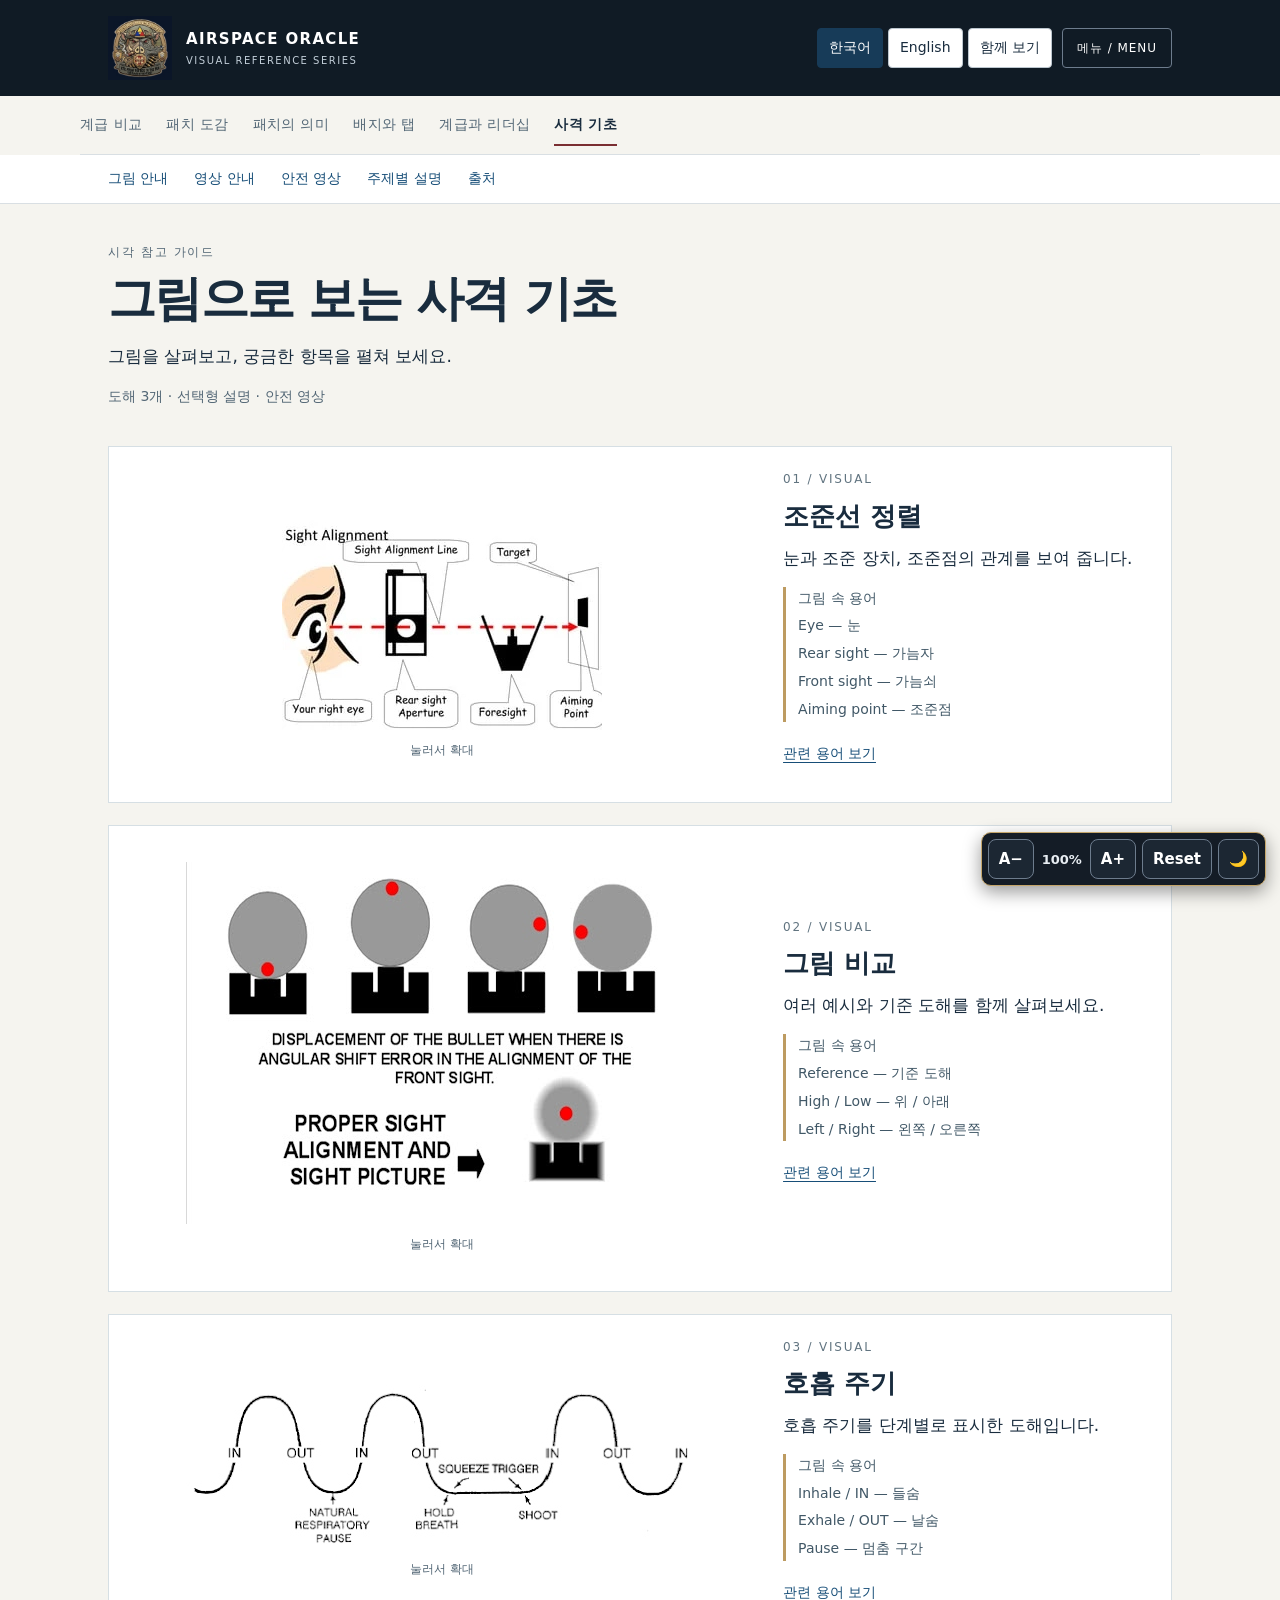
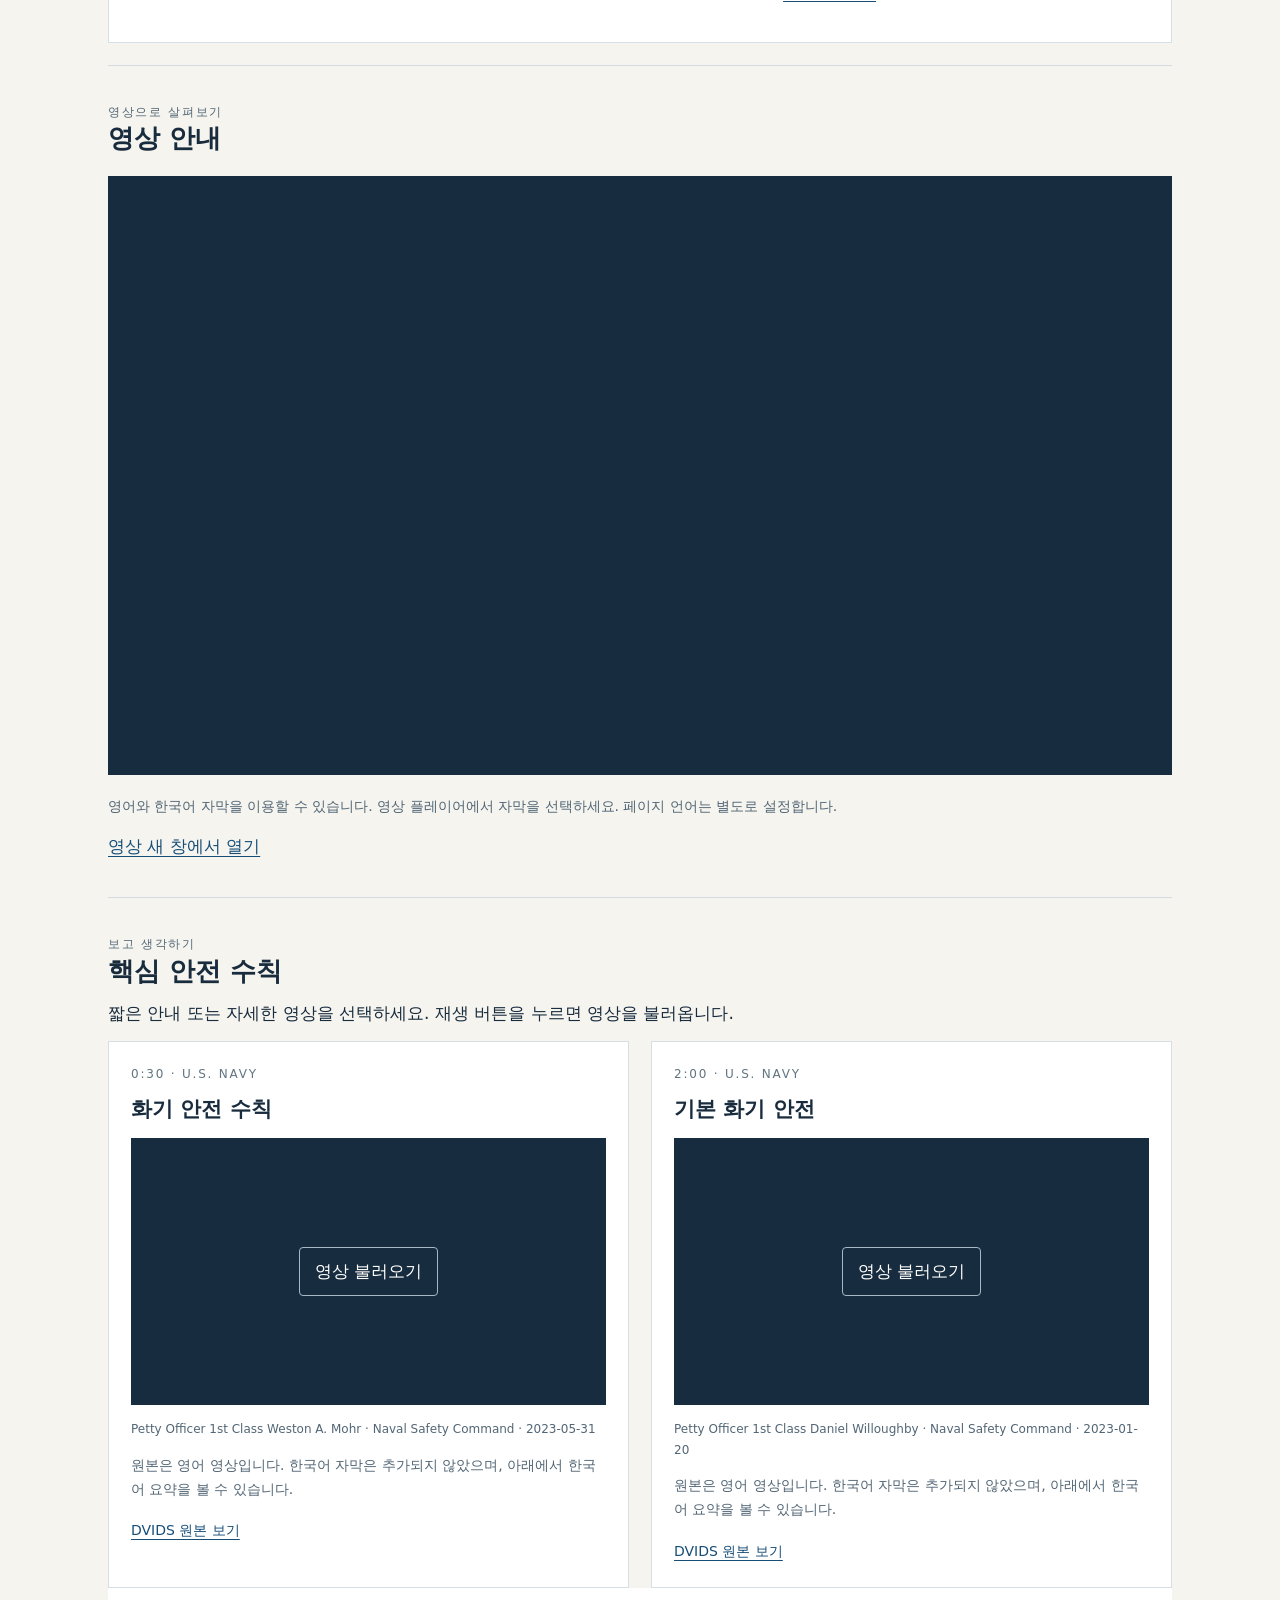
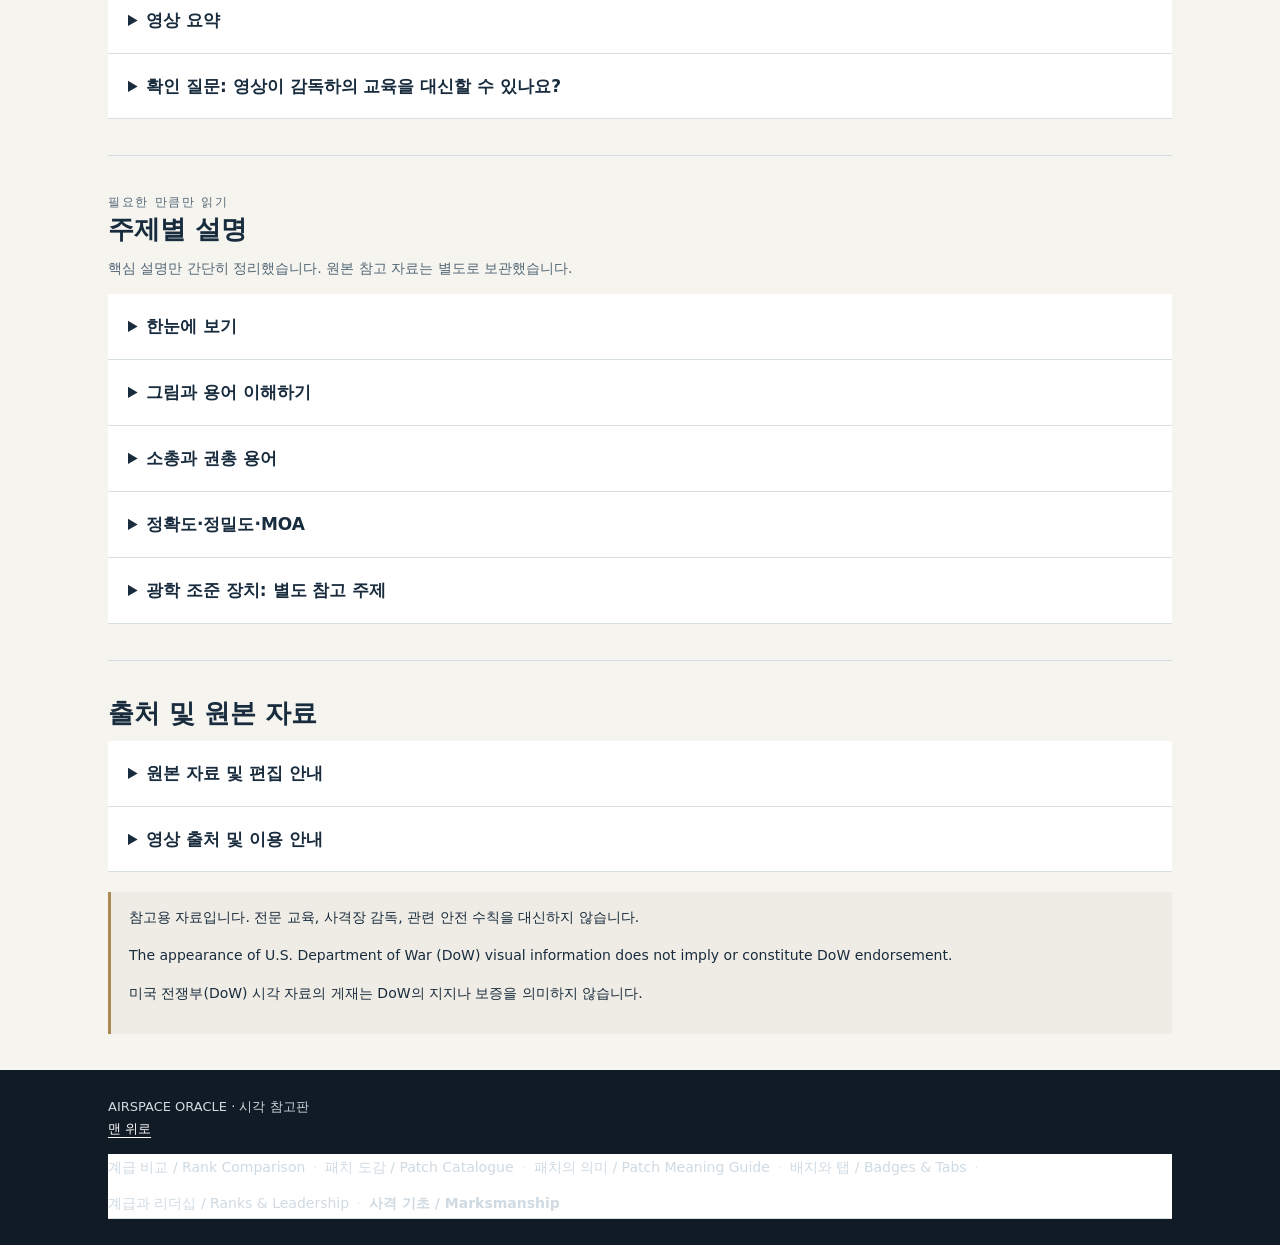
<file: expo/marksmanship.html>
<!DOCTYPE html>
<html lang="ko">
 <head>
  <!-- SINGLE-FILE EDITION: images, CSS, and JavaScript are included. No assets folder is required. Search FEATURED VIDEO to edit the video. -->
  <meta charset="utf-8"/>
  <meta content="width=device-width,initial-scale=1" name="viewport"/>
  <meta content="A concise Korean-English visual reference with optional reading and official safety videos." name="description"/>
  <title>
   Marksmanship | Airspace Oracle
  </title>
  <link href="[data-uri]" rel="icon"/>
  <style>
   *{box-sizing:border-box}html{scroll-behavior:smooth;scroll-padding-top:100px}body{margin:0;background:#f5f4ef;color:#192c3e;font:17px/1.7 system-ui,-apple-system,"Apple SD Gothic Neo","Malgun Gothic",sans-serif}body[data-language="en"] [lang="ko"],body[data-language="ko"] [lang="en"]{display:none}a{color:#174e78;text-underline-offset:4px}button,select{font:inherit}button,summary,a{touch-action:manipulation}button{cursor:pointer;border:1px solid #bcc7cf;border-radius:4px;padding:9px 15px;background:#fff;color:#192c3e}button:hover{background:#e8eef3}button[aria-pressed="true"]{background:#173b58;color:#fff;border-color:#173b58}:focus-visible{outline:3px solid #b47719;outline-offset:4px}.shell{max-width:1120px;margin:auto;padding:0 28px}header{background:#101b25;color:white}header .shell{display:flex;align-items:center;justify-content:space-between;gap:20px;padding-top:16px;padding-bottom:16px}.brand{display:flex;align-items:center;gap:14px;text-decoration:none;color:white;letter-spacing:.09em;font-size:15px;font-weight:700}.brand img{width:64px;height:64px;object-fit:contain}.brand small{display:block;font-size:10px;font-weight:400;letter-spacing:.15em;color:#c2ced8}.languages{display:flex;gap:5px;flex-wrap:wrap}.languages button{font-size:14px;padding:7px 11px}nav{background:#fff;border-bottom:1px solid #d9dfe3}nav .shell{display:flex;gap:26px;overflow:auto;padding-top:12px;padding-bottom:12px}nav a{white-space:nowrap;text-decoration:none;font-size:14px}.intro{padding:38px 0 24px}.eyebrow{font-size:12px;letter-spacing:.14em;text-transform:uppercase;color:#526675;margin:0}h1{font-size:clamp(30px,5vw,48px);line-height:1.2;letter-spacing:-.035em;margin:8px 0 14px}h2{font-size:26px;line-height:1.3;margin:0 0 10px}h3{font-size:21px;line-height:1.4;margin:0 0 8px}p{margin:0 0 14px}.muted{color:#526675;font-size:14px}.section{padding:36px 0;border-top:1px solid #d3dce1}.visual{display:grid;grid-template-columns:minmax(0,1.7fr) minmax(240px,1fr);gap:30px;background:white;border:1px solid #d6dfe4;margin:0 0 22px;padding:22px;align-items:center}.image-button{display:block;padding:14px;width:100%;background:#fff;border:0;position:relative}.image-button img{display:block;max-width:100%;height:auto;max-height:450px;margin:auto}.zoom{display:block;text-align:center;font-size:12px;color:#526675;margin-top:10px}.number{font-size:12px;letter-spacing:.15em;color:#617480;margin-bottom:10px}.label-key{border-left:3px solid #bd9b61;padding-left:12px;font-size:14px;color:#415867}.label-key p{margin:4px 0}.text-link{font-size:14px}details{background:white;border-bottom:1px solid #d6dfe4}summary{padding:18px 20px;cursor:pointer;font-weight:600}summary:hover{background:#eef2f4}.detail-body{padding:0 22px 20px;max-width:850px}.detail-body p:last-child{margin:0}.detail-body ul{padding-left:20px;margin:0}.videos{display:grid;grid-template-columns:1fr 1fr;gap:22px}.video-card{background:white;border:1px solid #d6dfe4;padding:22px}.video-stage{aspect-ratio:16/9;background:#172c3e;display:flex;align-items:center;justify-content:center;margin:14px 0}.video-stage iframe{width:100%;height:100%;border:0}.video-stage button{background:transparent;color:white;border-color:#a8b9c6}.credit{font-size:12px;color:#526675}.notice{border-left:3px solid #aa8a52;padding:14px 18px;background:#eeece4;font-size:14px;margin-top:20px}footer{background:#101b25;color:#cfdae2;padding:26px 0;font-size:13px}footer a{color:#fff}dialog{border:0;padding:18px;max-width:95vw;max-height:95vh;background:#fff}dialog::backdrop{background:#07111ce6}dialog img{max-width:100%;max-height:78vh;display:block;margin:15px auto}dialog .close{float:right}.quiz{margin-top:20px}.quiz .detail-body{font-size:15px}body[data-language="both"] [lang="ko"]{display:block;color:#526675;font-size:.93em;margin-top:5px}body[data-language="both"] header [lang="ko"],body[data-language="both"] footer [lang="ko"]{color:#cfdae2}.skip{position:absolute;left:10px;top:-100px;background:white;padding:10px;z-index:5}.skip:focus{top:10px}@media(max-width:720px){.shell{padding:0 18px}header .shell{align-items:flex-start;flex-direction:column;gap:12px}.brand img{width:52px;height:52px}.visual{grid-template-columns:1fr;gap:12px;padding:15px}.videos{grid-template-columns:1fr}.intro{padding-top:28px}.section{padding:28px 0}nav .shell{gap:20px}}@media(prefers-reduced-motion:reduce){html{scroll-behavior:auto}}@media print{header,nav,.languages,.video-stage,.skip,.zoom,.text-link,button,dialog{display:none!important}body{background:#fff;font-size:11pt}.shell{max-width:none;padding:0}.visual{break-inside:avoid;grid-template-columns:1fr 1fr}.section{padding:14px 0}details{break-inside:avoid}.detail-body{display:block!important}.videos{display:block}.video-card{margin-bottom:12px}}
  </style>

<style id="expo-chrome">
header{position:sticky;top:0;z-index:30}
header .shell{align-items:center}
.header-tools{display:flex;align-items:center;gap:10px;flex-wrap:wrap;justify-content:flex-end}
.menuButton{border:1px solid #6d7c8d;color:#fff;background:transparent;padding:8px 14px;min-height:40px;letter-spacing:.08em;font-size:12px;text-transform:uppercase;border-radius:4px}
.menuButton:hover{border-color:#fff;background:transparent}
.expo-pages{display:flex;flex-wrap:wrap;gap:0 24px;padding:10px 0 8px;border-bottom:1px solid #d9dfe3;background:#f5f4ef;font-size:12px;letter-spacing:.03em}
.expo-pages a{display:flex;align-items:center;flex-wrap:wrap;color:#526675;text-decoration:none;padding:7px 0;min-height:40px;border-bottom:2px solid transparent}
.expo-pages a:hover{color:#7a2e32}
.expo-pages a[aria-current="page"]{color:#192c3e;border-bottom-color:#7a2e32;font-weight:700}
.expo-pages a span[lang="ko"]+span[lang="en"]::before{content:" / ";white-space:pre}
body[data-language="en"] .expo-pages a span[lang="en"]::before{content:none}
body[data-language="both"] .expo-pages a span[lang]{display:inline;color:inherit;font-size:inherit;margin:0}
nav.page-sections{position:sticky;top:76px;z-index:25;background:#fff}
.expo-footer-map{display:flex;flex-wrap:wrap;gap:8px 0;align-items:baseline;margin:14px 0 0;font-size:12.5px;line-height:1.7}
.expo-footer-map a{color:inherit;text-decoration:none;padding:2px 0}
.expo-footer-map a:hover{text-decoration:underline}
.expo-footer-map a[aria-current="page"]{font-weight:700}
.expo-footer-map .sep{margin:0 8px;opacity:.55}
#expoMenu{position:fixed;inset:0 0 0 auto;margin:0;width:min(400px,100%);max-width:100%;height:100dvh;max-height:none;background:#101b25;color:#fff;border:0;border-radius:0;padding:28px;text-align:left}
#expoMenu .dialoghead{display:flex;justify-content:space-between;align-items:flex-start;gap:20px;color:#fff}
#expoMenu nav{margin-top:25px}
#expoMenu nav a{display:block;color:#fff;text-decoration:none;padding:15px 0;border-bottom:1px solid #2c3b4c;font-size:15px}
#expoMenu nav a:hover{color:#d2b176}
#expoMenu nav a[aria-current="page"]{font-weight:700;color:#d2b176}
#expoMenu .close{background:transparent;color:#fff;border-color:#6d7c8d;border-radius:4px}
body>*:not(#a11yBar):not(script):not(style){zoom:var(--zoom,1)}
html[data-theme="dark"]{color-scheme:dark}
html[data-theme="dark"] body{background:#14171c;color:#efeadc}
html[data-theme="dark"] a{color:#d2b176}
html[data-theme="dark"] a:hover{color:#efeadc}
html[data-theme="dark"] .expo-pages{background:#14171c;border-bottom-color:#363c47}
html[data-theme="dark"] .expo-pages a{color:#bdb6a5}
html[data-theme="dark"] .expo-pages a[aria-current="page"]{color:#efeadc;border-bottom-color:#e8959a}
html[data-theme="dark"] nav.page-sections{background:#1b1f26;border-bottom-color:#363c47}
html[data-theme="dark"] nav.page-sections a{color:#d2b176}
html[data-theme="dark"] .visual,html[data-theme="dark"] .video-card,html[data-theme="dark"] details,html[data-theme="dark"] .image-button{background:#1f242c;border-color:#363c47;color:#efeadc}
html[data-theme="dark"] summary:hover{background:#2a313c}
html[data-theme="dark"] .muted,html[data-theme="dark"] .credit,html[data-theme="dark"] .eyebrow,html[data-theme="dark"] .number,html[data-theme="dark"] .zoom{color:#bdb6a5}
html[data-theme="dark"] .notice{background:#1b1f26;border-left-color:#d2b176;color:#efeadc}
html[data-theme="dark"] .label-key{border-left-color:#d2b176}
html[data-theme="dark"] .section{border-top-color:#363c47}
html[data-theme="dark"] dialog#viewer{background:#1f242c;color:#efeadc}
html[data-theme="dark"] button{background:#1f242c;color:#efeadc;border-color:#4d5560}
html[data-theme="dark"] button:hover{background:#2a313c}
html[data-theme="dark"] button[aria-pressed="true"]{background:#d2b176;color:#14171c;border-color:#d2b176}
html[data-theme="dark"] .languages button{background:transparent}
html[data-theme="dark"] .video-stage button{color:#fff;border-color:#a8b9c6;background:transparent}
html[data-theme="dark"] body[data-language="both"] [lang="ko"]{color:#bdb6a5}
html[data-theme="dark"] body[data-language="both"] header [lang="ko"],
html[data-theme="dark"] body[data-language="both"] footer [lang="ko"]{color:#b7c3d0}
#a11yBar{position:fixed;right:14px;bottom:14px;z-index:200;display:flex;gap:6px;align-items:center;padding:6px;background:#141c26;border:1px solid #c4a56a;border-radius:10px;box-shadow:0 6px 18px rgba(0,0,0,.4);font:700 15px/1 system-ui,sans-serif;zoom:1}
#a11yBar button{min-width:40px;height:40px;padding:0 10px;border:1px solid #6d7c8d;border-radius:8px;background:#1c2733;color:#fff;font:inherit;cursor:pointer}
#a11yBar button:hover{background:#7a2e32}
#a11yBar output{color:#e8edf2;min-width:44px;text-align:center;font-size:13px}
@media(max-width:720px){.header-tools{width:100%;justify-content:space-between}.expo-pages{gap:0 16px;font-size:11px}nav.page-sections{top:auto;position:static}}
@media print{#a11yBar,.expo-pages,.menuButton,.languages,header,nav.page-sections{display:none!important}}
</style>

 </head>
 <body data-language="ko">
  <a class="skip" href="#main">
   <span lang="en">
    Skip to content
   </span>
   <span lang="ko">
    본문 바로가기
   </span>
  </a>
  <!-- ===== HEADER AND LANGUAGE BUTTONS ===== -->
  <header>
   <div class="shell">
    <a class="brand" href="index.html">
     <img alt="Airspace Oracle emblem" src="[data-uri]"/>
     <span>
      AIRSPACE ORACLE
      <small>
       VISUAL REFERENCE SERIES
      </small>
     </span>
    </a>
    <div class="header-tools">
    <div aria-label="Language / 언어" class="languages" role="group">
     <button aria-pressed="true" data-mode="ko" type="button">
      한국어
     </button>
     <button aria-pressed="false" data-mode="en" type="button">
      English
     </button>
     <button aria-pressed="false" data-mode="both" type="button">
      <span lang="en">
       Show both
      </span>
      <span lang="ko">
       함께 보기
      </span>
     </button>
    </div>
     <button aria-controls="expoMenu" aria-haspopup="dialog" class="menuButton" type="button" onclick="document.getElementById('expoMenu').showModal()">메뉴 / Menu</button>
    </div>
   </div>
  </header>
  <nav aria-label="Expo guides / 전시 안내" class="expo-pages shell">
   <a href="index.html"><span lang="ko">계급 비교</span><span lang="en">Rank Comparison</span></a>
   <a href="patches.html"><span lang="ko">패치 도감</span><span lang="en">Patch Catalogue</span></a>
   <a href="patch_guide.html"><span lang="ko">패치의 의미</span><span lang="en">Patch Meaning Guide</span></a>
   <a href="badges-tabs.html"><span lang="ko">배지와 탭</span><span lang="en">Badges &amp; Tabs</span></a>
   <a href="ranks-leadership.html"><span lang="ko">계급과 리더십</span><span lang="en">Ranks &amp; Leadership</span></a>
   <a aria-current="page" href="marksmanship.html"><span lang="ko">사격 기초</span><span lang="en">Marksmanship</span></a>
  </nav>
  <nav aria-label="Page sections / 페이지 목차" class="page-sections">
   <div class="shell">
    <a href="#guide">
     <span lang="en">
      Visual guide
     </span>
     <span lang="ko">
      그림 안내
     </span>
    </a>
    <a href="#featured-video">
     <span lang="en">
      Video guide
     </span>
     <span lang="ko">
      영상 안내
     </span>
    </a>
    <a href="#watch">
     <span lang="en">
      Safety videos
     </span>
     <span lang="ko">
      안전 영상
     </span>
    </a>
    <a href="#topics">
     <span lang="en">
      Explore a topic
     </span>
     <span lang="ko">
      주제별 설명
     </span>
    </a>
    <a href="#sources">
     <span lang="en">
      Sources
     </span>
     <span lang="ko">
      출처
     </span>
    </a>
   </div>
  </nav>
  <main class="shell" id="main">
   <section class="intro" id="guide">
    <p class="eyebrow">
     <span lang="en">
      Visual field guide
     </span>
     <span lang="ko">
      시각 참고 가이드
     </span>
    </p>
    <h1>
     <span lang="en">
      Marksmanship: A Visual Guide
     </span>
     <span lang="ko">
      그림으로 보는 사격 기초
     </span>
    </h1>
    <p>
     <span lang="en">
      Explore the diagrams. Open a topic for more detail.
     </span>
     <span lang="ko">
      그림을 살펴보고, 궁금한 항목을 펼쳐 보세요.
     </span>
    </p>
    <p class="muted">
     <span lang="en">
      Three illustrations · Optional reading · Safety videos
     </span>
     <span lang="ko">
      도해 3개 · 선택형 설명 · 안전 영상
     </span>
    </p>
   </section>
   <article class="visual" id="alignment">
    <button aria-label="Sight alignment — Enlarge / 확대" class="image-button" data-image="1">
     <img alt="Sight alignment" src="[data-uri]"/>
     <span class="zoom">
      <span lang="en">
       Tap to enlarge
      </span>
      <span lang="ko">
       눌러서 확대
      </span>
     </span>
    </button>
    <div>
     <p class="number">
      01 / VISUAL
     </p>
     <h2>
      <span lang="en">
       Sight alignment
      </span>
      <span lang="ko">
       조준선 정렬
      </span>
     </h2>
     <p>
      <span lang="en">
       An overview of the eye, sights, and aiming point.
      </span>
      <span lang="ko">
       눈과 조준 장치, 조준점의 관계를 보여 줍니다.
      </span>
     </p>
     <div class="label-key">
      <p>
       <span lang="en">
        Image label key
       </span>
       <span lang="ko">
        그림 속 용어
       </span>
      </p>
      <p>
       Eye — 눈
      </p>
      <p>
       Rear sight — 가늠자
      </p>
      <p>
       Front sight — 가늠쇠
      </p>
      <p>
       Aiming point — 조준점
      </p>
     </div>
     <p style="margin-top:16px">
      <a class="text-link" href="#glossary">
       <span lang="en">
        Explore related terms
       </span>
       <span lang="ko">
        관련 용어 보기
       </span>
      </a>
     </p>
    </div>
   </article>
   <article class="visual" id="comparison">
    <button aria-label="Compare the diagrams — Enlarge / 확대" class="image-button" data-image="2">
     <img alt="Compare the illustrations" loading="lazy" src="[data-uri]"/>
     <span class="zoom">
      <span lang="en">
       Tap to enlarge
      </span>
      <span lang="ko">
       눌러서 확대
      </span>
     </span>
    </button>
    <div>
     <p class="number">
      02 / VISUAL
     </p>
     <h2>
      <span lang="en">
       Compare the diagrams
      </span>
      <span lang="ko">
       그림 비교
      </span>
     </h2>
     <p>
      <span lang="en">
       View the examples alongside the reference illustration.
      </span>
      <span lang="ko">
       여러 예시와 기준 도해를 함께 살펴보세요.
      </span>
     </p>
     <div class="label-key">
      <p>
       <span lang="en">
        Image label key
       </span>
       <span lang="ko">
        그림 속 용어
       </span>
      </p>
      <p>
       Reference — 기준 도해
      </p>
      <p>
       High / Low — 위 / 아래
      </p>
      <p>
       Left / Right — 왼쪽 / 오른쪽
      </p>
     </div>
     <p style="margin-top:16px">
      <a class="text-link" href="#glossary">
       <span lang="en">
        Explore related terms
       </span>
       <span lang="ko">
        관련 용어 보기
       </span>
      </a>
     </p>
    </div>
   </article>
   <article class="visual" id="breathing">
    <button aria-label="Breathing cycle — Enlarge / 확대" class="image-button" data-image="3">
     <img alt="Read the breathing cycle" loading="lazy" src="[data-uri]"/>
     <span class="zoom">
      <span lang="en">
       Tap to enlarge
      </span>
      <span lang="ko">
       눌러서 확대
      </span>
     </span>
    </button>
    <div>
     <p class="number">
      03 / VISUAL
     </p>
     <h2>
      <span lang="en">
       Breathing cycle
      </span>
      <span lang="ko">
       호흡 주기
      </span>
     </h2>
     <p>
      <span lang="en">
       A labeled view of the respiratory cycle.
      </span>
      <span lang="ko">
       호흡 주기를 단계별로 표시한 도해입니다.
      </span>
     </p>
     <div class="label-key">
      <p>
       <span lang="en">
        Image label key
       </span>
       <span lang="ko">
        그림 속 용어
       </span>
      </p>
      <p>
       Inhale / IN — 들숨
      </p>
      <p>
       Exhale / OUT — 날숨
      </p>
      <p>
       Pause — 멈춤 구간
      </p>
     </div>
     <p style="margin-top:16px">
      <a class="text-link" href="#glossary">
       <span lang="en">
        Explore related terms
       </span>
       <span lang="ko">
        관련 용어 보기
       </span>
      </a>
     </p>
    </div>
   </article>
   <!-- ===== FEATURED VIDEO — EDIT HERE ===== -->
   <section class="section" id="featured-video">
    <p class="eyebrow">
     <span lang="en">
      Watch &amp; learn
     </span>
     <span lang="ko">
      영상으로 살펴보기
     </span>
    </p>
    <h2>
     <span lang="en">
      Video guide
     </span>
     <span lang="ko">
      영상 안내
     </span>
    </h2>
    <div style="aspect-ratio:16/9;background:#172c3e;margin:20px 0">
     <iframe allow="encrypted-media;picture-in-picture;fullscreen" allowfullscreen="" loading="lazy" src="https://player.mediadelivery.net/embed/817295/abd8fc34-e4c5-4b33-9545-01ade83fa2eb?autoplay=false" style="display:block;width:100%;height:100%;border:0" title="Video guide / 영상 안내">
     </iframe>
    </div>
    <p class="muted">
     <span lang="en">
      English and Korean captions are available. Choose captions in the video player; page language is a separate setting.
     </span>
     <span lang="ko">
      영어와 한국어 자막을 이용할 수 있습니다. 영상 플레이어에서 자막을 선택하세요. 페이지 언어는 별도로 설정합니다.
     </span>
    </p>
    <a href="https://player.mediadelivery.net/play/817295/abd8fc34-e4c5-4b33-9545-01ade83fa2eb" rel="noopener" target="_blank">
     <span lang="en">
      Open video separately
     </span>
     <span lang="ko">
      영상 새 창에서 열기
     </span>
    </a>
   </section>
   <section class="section" id="watch">
    <p class="eyebrow">
     <span lang="en">
      Watch &amp; reflect
     </span>
     <span lang="ko">
      보고 생각하기
     </span>
    </p>
    <h2>
     <span lang="en">
      Safety essentials
     </span>
     <span lang="ko">
      핵심 안전 수칙
     </span>
    </h2>
    <p>
     <span lang="en">
      Choose a short reminder or a longer introduction. Videos load only when selected.
     </span>
     <span lang="ko">
      짧은 안내 또는 자세한 영상을 선택하세요. 재생 버튼을 누르면 영상을 불러옵니다.
     </span>
    </p>
    <div class="videos">
     <article class="video-card">
      <p class="number">
       0:30 · U.S. NAVY
      </p>
      <h3>
       <span lang="en">
        Weapon Safety Rules
       </span>
       <span lang="ko">
        화기 안전 수칙
       </span>
      </h3>
      <div class="video-stage" data-video="885391">
       <button class="load-video" data-title="Weapon Safety Rules">
        <span lang="en">
         Load video
        </span>
        <span lang="ko">
         영상 불러오기
        </span>
       </button>
      </div>
      <p class="credit">
       Petty Officer 1st Class Weston A. Mohr · Naval Safety Command · 2023-05-31
      </p>
      <p class="muted">
       <span lang="en">
        Original English audio. Korean captions have not been added; a Korean summary is available below.
       </span>
       <span lang="ko">
        원본은 영어 영상입니다. 한국어 자막은 추가되지 않았으며, 아래에서 한국어 요약을 볼 수 있습니다.
       </span>
      </p>
      <a class="text-link" href="https://www.dvidshub.net/video/885391/weapon-safety-rules" rel="noopener" target="_blank">
       <span lang="en">
        Open original on DVIDS
       </span>
       <span lang="ko">
        DVIDS 원본 보기
       </span>
      </a>
     </article>
     <article class="video-card">
      <p class="number">
       2:00 · U.S. NAVY
      </p>
      <h3>
       <span lang="en">
        Universal Firearm Safety
       </span>
       <span lang="ko">
        기본 화기 안전
       </span>
      </h3>
      <div class="video-stage" data-video="871401">
       <button class="load-video" data-title="Universal Firearm Safety">
        <span lang="en">
         Load video
        </span>
        <span lang="ko">
         영상 불러오기
        </span>
       </button>
      </div>
      <p class="credit">
       Petty Officer 1st Class Daniel Willoughby · Naval Safety Command · 2023-01-20
      </p>
      <p class="muted">
       <span lang="en">
        Original English audio. Korean captions have not been added; a Korean summary is available below.
       </span>
       <span lang="ko">
        원본은 영어 영상입니다. 한국어 자막은 추가되지 않았으며, 아래에서 한국어 요약을 볼 수 있습니다.
       </span>
      </p>
      <a class="text-link" href="https://www.dvidshub.net/video/871401/universal-firearm-safety" rel="noopener" target="_blank">
       <span lang="en">
        Open original on DVIDS
       </span>
       <span lang="ko">
        DVIDS 원본 보기
       </span>
      </a>
     </article>
    </div>
    <details>
     <summary>
      <span lang="en">
       Video overview
      </span>
      <span lang="ko">
       영상 요약
      </span>
     </summary>
     <div class="detail-body">
      <span lang="en">
       <p>
        These Naval Safety Command videos introduce universal firearm safety and the importance of making safety rules a daily habit. This is an editorial overview, not a transcript or a substitute for the videos.
       </p>
      </span>
      <span lang="ko">
       <p>
        미 해군 안전사령부가 기본 화기 안전 수칙과 일상적인 안전 습관의 중요성을 소개합니다. 이 글은 편집 요약이며, 영상의 대본이나 전체 번역이 아닙니다.
       </p>
      </span>
     </div>
    </details>
    <details>
     <summary>
      <span lang="en">
       Quick check: Does a video replace supervised instruction?
      </span>
      <span lang="ko">
       확인 질문: 영상이 감독하의 교육을 대신할 수 있나요?
      </span>
     </summary>
     <div class="detail-body">
      <span lang="en">
       <p>
        No. Use this page as a reference, not as permission or qualification to handle a firearm. Follow qualified instruction, local law, and range rules.
       </p>
      </span>
      <span lang="ko">
       <p>
        아닙니다. 이 페이지는 참고 자료이며 화기 취급 허가나 자격을 부여하지 않습니다. 전문 교관의 지도, 현지 법규, 사격장 안전 수칙을 따르세요.
       </p>
      </span>
     </div>
    </details>
   </section>
   <!-- ===== TOPIC SUMMARIES ===== -->
   <section class="section" id="topics">
    <p class="eyebrow">
     <span lang="en">
      Read only what you need
     </span>
     <span lang="ko">
      필요한 만큼만 읽기
     </span>
    </p>
    <h2>
     <span lang="en">
      Explore a topic
     </span>
     <span lang="ko">
      주제별 설명
     </span>
    </h2>
    <p class="muted">
     <span lang="en">
      Short explanations first. The original reference remains available separately.
     </span>
     <span lang="ko">
      핵심 설명만 간단히 정리했습니다. 원본 참고 자료는 별도로 보관했습니다.
     </span>
    </p>
    <details>
     <summary>
      <span lang="en">
       At a glance
      </span>
      <span lang="ko">
       한눈에 보기
      </span>
     </summary>
     <div class="detail-body">
      <span lang="en">
       <p>
        The original material groups marksmanship around position, aiming, breathing, and control. This edition brings repeated descriptions together and keeps the illustrations first.
       </p>
      </span>
      <span lang="ko">
       <p>
        원본 자료는 자세, 조준, 호흡, 조작 등을 중심으로 구성되어 있습니다. 이 판에서는 반복된 설명을 통합하고 그림을 먼저 배치했습니다.
       </p>
      </span>
     </div>
    </details>
    <div id="glossary">
     <details>
      <summary>
       <span lang="en">
        Understand the labels
       </span>
       <span lang="ko">
        그림과 용어 이해하기
       </span>
      </summary>
      <div class="detail-body">
       <span lang="en">
        <ul>
         <li>
          Sight alignment: the relationship between the front and rear sights.
         </li>
         <li>
          Sight picture: the view of the aligned sights in relation to the target.
         </li>
         <li>
          Respiratory cycle: the repeating pattern of inhalation and exhalation.
         </li>
        </ul>
       </span>
       <span lang="ko">
        <ul>
         <li>
          조준선 정렬: 가늠쇠와 가늠자의 상대적인 관계입니다.
         </li>
         <li>
          조준상: 정렬된 조준 장치와 표적이 이루는 모습입니다.
         </li>
         <li>
          호흡 주기: 들숨과 날숨이 반복되는 과정입니다.
         </li>
        </ul>
       </span>
      </div>
     </details>
    </div>
    <details>
     <summary>
      <span lang="en">
       Rifle and pistol terminology
      </span>
      <span lang="ko">
       소총과 권총 용어
      </span>
     </summary>
     <div class="detail-body">
      <span lang="en">
       <p>
        The original reference covers both rifle and pistol topics. They are different categories; descriptions of one should not automatically be treated as instructions for the other. Equipment-specific questions belong with a qualified instructor.
       </p>
      </span>
      <span lang="ko">
       <p>
        원본에는 소총과 권총에 관한 내용이 함께 들어 있습니다. 두 범주는 구분해서 읽어야 하며, 한쪽의 설명을 다른 쪽에 그대로 적용해서는 안 됩니다. 장비별 질문은 전문 교관에게 확인하세요.
       </p>
      </span>
     </div>
    </details>
    <details>
     <summary>
      <span lang="en">
       Accuracy, precision, and MOA
      </span>
      <span lang="ko">
       정확도·정밀도·MOA
      </span>
     </summary>
     <div class="detail-body">
      <span lang="en">
       <ul>
        <li>
         Accuracy describes closeness to the intended point.
        </li>
        <li>
         Precision describes how closely repeated results cluster.
        </li>
        <li>
         MOA (minute of angle) is an angular unit.
        </li>
       </ul>
       <p>
        Detailed numerical examples and the original calculator are kept in the separate original reference, not the introductory guide.
       </p>
      </span>
      <span lang="ko">
       <ul>
        <li>
         정확도는 의도한 지점에 얼마나 가까운지를 뜻합니다.
        </li>
        <li>
         정밀도는 반복 결과가 얼마나 가깝게 모이는지를 뜻합니다.
        </li>
        <li>
         MOA(각분)는 각도를 나타내는 단위입니다.
        </li>
       </ul>
       <p>
        자세한 수치 예시와 기존 계산기는 입문 안내에서 분리하여 원본 참고 페이지에 보관했습니다.
       </p>
      </span>
     </div>
    </details>
    <details>
     <summary>
      <span lang="en">
       Optics: a separate reference topic
      </span>
      <span lang="ko">
       광학 조준 장치: 별도 참고 주제
      </span>
     </summary>
     <div class="detail-body">
      <span lang="en">
       <p>
        The original includes red-dot sights and low-power variable optics. Those equipment-specific discussions are kept in the separate original reference rather than mixed into the three-image introduction.
       </p>
      </span>
      <span lang="ko">
       <p>
        원본에는 도트 사이트와 저배율 가변배율 조준경에 관한 내용이 포함되어 있습니다. 장비별 설명은 세 가지 그림 안내와 섞지 않고 별도 원본 참고 페이지에 보관했습니다.
       </p>
      </span>
     </div>
    </details>
   </section>
   <!-- ===== SOURCES ===== -->
   <section class="section" id="sources">
    <h2>
     <span lang="en">
      Sources &amp; original material
     </span>
     <span lang="ko">
      출처 및 원본 자료
     </span>
    </h2>
    <details>
     <summary>
      <span lang="en">
       Original reference &amp; editorial notes
      </span>
      <span lang="ko">
       원본 자료 및 편집 안내
      </span>
     </summary>
     <div class="detail-body">
      <span lang="en">
       <p>
        <a href="marksmanship_original_reference.html">
         Open the original full reference
        </a>
        ·
        <a href="marksmanship_original_visual_guide.html">
         Open the previous visual guide
        </a>
       </p>
       <p>
        The supplied diagrams, emblem, and favicon are preserved. Repeated text has been consolidated. Original doctrine attributions have not been independently verified; the archive is retained for traceability, not as a newly validated training standard.
       </p>
      </span>
      <span lang="ko">
       <p>
        <a href="marksmanship_original_reference.html">
         전체 원본 참고 자료
        </a>
        ·
        <a href="marksmanship_original_visual_guide.html">
         이전 시각 안내 페이지
        </a>
       </p>
       <p>
        제공된 도해, 로고, 파비콘은 그대로 유지했습니다. 반복 설명은 통합했습니다. 원본의 교리 출처 표기는 독립적으로 검증하지 않았습니다. 보관본은 출처 추적을 위한 것이며, 새로 검증된 교육 기준이 아닙니다.
       </p>
      </span>
     </div>
    </details>
    <details>
     <summary>
      <span lang="en">
       Video credits &amp; reuse
      </span>
      <span lang="ko">
       영상 출처 및 이용 안내
      </span>
     </summary>
     <div class="detail-body">
      <span lang="en">
       <p>
        Weapon Safety Rules (885391), Weston A. Mohr; Universal Firearm Safety (871401), Daniel Willoughby. Both are Naval Safety Command productions listed as public domain on DVIDS, subject to the applicable restrictions.
       </p>
       <p>
        <a href="https://www.dvidshub.net/about/copyright" rel="noopener" target="_blank">
         DVIDS copyright and use policy
        </a>
       </p>
      </span>
      <span lang="ko">
       <p>
        Weapon Safety Rules(885391): Weston A. Mohr. Universal Firearm Safety(871401): Daniel Willoughby. 두 영상은 미 해군 안전사령부 제작물이며, DVIDS에 퍼블릭 도메인으로 표시되어 있습니다. 관련 이용 제한은 적용됩니다.
       </p>
       <p>
        <a href="https://www.dvidshub.net/about/copyright" rel="noopener" target="_blank">
         DVIDS 저작권 및 이용 정책
        </a>
       </p>
      </span>
     </div>
    </details>
    <div class="notice">
     <p>
      <span lang="en">
       Reference only. This page does not replace qualified instruction, range supervision, or applicable safety rules.
      </span>
      <span lang="ko">
       참고용 자료입니다. 전문 교육, 사격장 감독, 관련 안전 수칙을 대신하지 않습니다.
      </span>
     </p>
     <p>
      The appearance of U.S. Department of War (DoW) visual information does not imply or constitute DoW endorsement.
     </p>
     <p lang="ko">
      미국 전쟁부(DoW) 시각 자료의 게재는 DoW의 지지나 보증을 의미하지 않습니다.
     </p>
    </div>
   </section>
  </main>
  <footer>
   <div class="shell">
    AIRSPACE ORACLE ·
    <span lang="en">
     Visual reference edition
    </span>
    <span lang="ko">
     시각 참고판
    </span>
    <p>
     <a href="#guide">
      <span lang="en">
       Back to top
      </span>
      <span lang="ko">
       맨 위로
      </span>
     </a>
    </p>
    <nav class="expo-footer-map" aria-label="Expo pages / 전시 페이지">
     <a href="index.html">계급 비교 / Rank Comparison</a><span class="sep" aria-hidden="true"> · </span>
     <a href="patches.html">패치 도감 / Patch Catalogue</a><span class="sep" aria-hidden="true"> · </span>
     <a href="patch_guide.html">패치의 의미 / Patch Meaning Guide</a><span class="sep" aria-hidden="true"> · </span>
     <a href="badges-tabs.html">배지와 탭 / Badges &amp; Tabs</a><span class="sep" aria-hidden="true"> · </span>
     <a href="ranks-leadership.html">계급과 리더십 / Ranks &amp; Leadership</a><span class="sep" aria-hidden="true"> · </span>
     <a aria-current="page" href="marksmanship.html">사격 기초 / Marksmanship</a>
    </nav>
   </div>
  </footer>
  <dialog aria-labelledby="expoMenuTitle" id="expoMenu">
   <div class="dialoghead">
    <strong id="expoMenuTitle">AIRSPACE ORACLE</strong>
    <button class="close" type="button" onclick="document.getElementById('expoMenu').close()">닫기 / Close</button>
   </div>
   <nav>
    <a href="index.html">계급 비교 / Rank Comparison</a>
    <a href="patches.html">패치 도감 / Patch Catalogue</a>
    <a href="patch_guide.html">패치의 의미 / Patch Meaning Guide</a>
    <a href="badges-tabs.html">배지와 탭 / Badges &amp; Tabs</a>
    <a href="ranks-leadership.html">계급과 리더십 / Ranks &amp; Leadership</a>
    <a aria-current="page" href="marksmanship.html">사격 기초 / Marksmanship</a>
    <a href="#guide" onclick="document.getElementById('expoMenu').close()">그림 안내 / Visual guide</a>
    <a href="#featured-video" onclick="document.getElementById('expoMenu').close()">영상 안내 / Video guide</a>
    <a href="#watch" onclick="document.getElementById('expoMenu').close()">안전 영상 / Safety videos</a>
    <a href="#topics" onclick="document.getElementById('expoMenu').close()">주제별 설명 / Topics</a>
    <a href="#sources" onclick="document.getElementById('expoMenu').close()">출처 / Sources</a>
   </nav>
  </dialog>
  <dialog aria-label="Enlarged illustration / 도해 확대" id="viewer">
   <button class="close">
    <span lang="en">
     Close
    </span>
    <span lang="ko">
     닫기
    </span>
   </button>
   <img alt=""/>
  </dialog>
  <!-- ===== SELF-CONTAINED PAGE CONTROLS — DO NOT REMOVE ===== -->
  <script>
   // LANGUAGE BUTTONS — self-contained; no external script file required.
(function () {
  function setLanguage(mode) {
    if (!['en', 'ko', 'both'].includes(mode)) mode = 'ko';
    document.body.dataset.language = mode;
    document.documentElement.lang = mode === 'ko' ? 'ko' : 'en';
    document.querySelectorAll('[data-mode]').forEach(function (button) {
      button.setAttribute('aria-pressed', String(button.dataset.mode === mode));
    });
    try {
      localStorage.setItem('ao-lang', mode);
      localStorage.setItem('ao-guide-language', mode);
      localStorage.setItem('oracle-patch-lang', mode);
      localStorage.setItem('ao-patch-lang', mode);
    } catch (e) {}
  }
  document.querySelectorAll('[data-mode]').forEach(function (button) {
    button.addEventListener('click', function () { setLanguage(button.dataset.mode); });
  });
  var saved = 'ko';
  try {
    saved = localStorage.getItem('ao-lang') || localStorage.getItem('ao-guide-language') || 'ko';
  } catch (e) {}
  setLanguage(saved);
})();
// IMAGE VIEWER, OPTIONAL SAFETY VIDEOS, AND PRINT CONTROLS.
const viewer=document.querySelector('#viewer');let opener;document.querySelectorAll('[data-image]').forEach(b=>b.addEventListener('click',()=>{opener=b;const source=b.querySelector('img');viewer.querySelector('img').src=source.src;viewer.querySelector('img').alt=source.alt;viewer.showModal()}));viewer.querySelector('.close').addEventListener('click',()=>viewer.close());viewer.addEventListener('click',e=>{if(e.target===viewer)viewer.close()});viewer.addEventListener('close',()=>{if(opener)opener.focus()});document.querySelectorAll('.load-video').forEach(b=>b.addEventListener('click',()=>{const stage=b.parentElement;const f=document.createElement('iframe');f.src='https://www.dvidshub.net/video/embed/'+stage.dataset.video;f.title=b.dataset.title;f.allow='fullscreen; picture-in-picture';f.allowFullscreen=true;stage.replaceChildren(f)}));document.querySelectorAll('a[href="#glossary"]').forEach(a=>a.addEventListener('click',()=>document.querySelector('#glossary details').open=true));let printState=[];window.addEventListener('beforeprint',()=>{printState=[...document.querySelectorAll('details')].map(d=>d.open);document.querySelectorAll('details').forEach(d=>d.open=true)});window.addEventListener('afterprint',()=>document.querySelectorAll('details').forEach((d,i)=>d.open=printState[i]));
  </script>
 
<div id="a11yBar" role="group" aria-label="표시 설정 / Display controls"><button id="fsDown" type="button" aria-label="글자 작게 / Decrease font size">A−</button><output id="fsVal" aria-live="polite">100%</output><button id="fsUp" type="button" aria-label="글자 크게 / Increase font size">A+</button><button id="fsReset" type="button" aria-label="글자 크기 초기화 / Reset font size">Reset</button><button id="themeBtn" type="button" aria-label="어두운 테마 또는 밝은 테마 / Toggle dark or light theme">🌙</button></div>
<script>(function(){var r=document.documentElement,z=parseFloat(localStorage.getItem('po-zoom'));if(!isFinite(z))z=1;var th=localStorage.getItem('po-theme')||'light';function ap(){z=Math.min(1.8,Math.max(.8,Math.round(z*100)/100));r.style.setProperty('--zoom',z);var fs=document.getElementById('fsVal');if(fs)fs.textContent=Math.round(z*100)+'%';r.setAttribute('data-theme',th);var tb=document.getElementById('themeBtn');if(tb)tb.textContent=th==='dark'?'☀️':'🌙';try{localStorage.setItem('po-zoom',z);localStorage.setItem('po-theme',th)}catch(e){}}var up=document.getElementById('fsUp'),dn=document.getElementById('fsDown'),rs=document.getElementById('fsReset'),tm=document.getElementById('themeBtn');if(up)up.onclick=function(){z+=.1;ap()};if(dn)dn.onclick=function(){z-=.1;ap()};if(rs)rs.onclick=function(){z=1;ap()};if(tm)tm.onclick=function(){th=th==='dark'?'light':'dark';ap()};ap()})();</script>
</body>
</html>
</file>
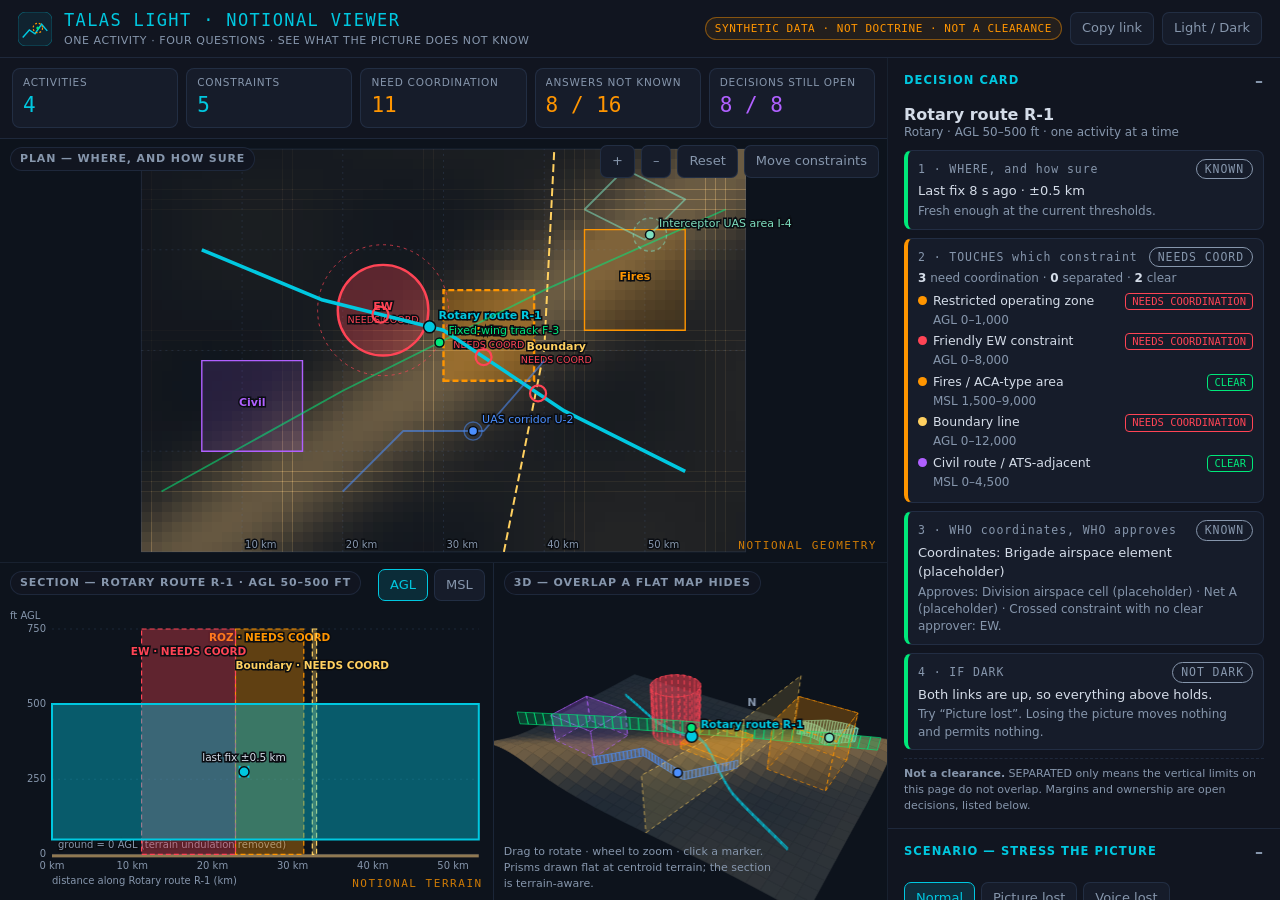
<file: tools/talas_viewer.html>
<!DOCTYPE html>
<html lang="en" data-theme="dark">
<head>
<meta charset="UTF-8"/>
<meta name="viewport" content="width=device-width, initial-scale=1.0"/>
<title>TALAS Light — Notional Airspace Viewer</title>
<meta name="description" content="Synthetic-data discussion viewer: plan map, terrain-aware section, 3D view and four-question decision cards. Not doctrine. Not a clearance."/>
<style>
:root{--mono:'Share Tech Mono',ui-monospace,SFMono-Regular,Menlo,Consolas,monospace;--sans:Inter,system-ui,-apple-system,'Segoe UI',Roboto,Arial,sans-serif;
--bg:#0a0d12;--s1:#111520;--s2:#161c2a;--s3:#1c2436;--bd:rgba(100,140,200,.16);--tx:#d4dce8;--mu:#8696ac;--fa:#3d4d60;
--pri:#00c8e0;--pridim:rgba(0,200,224,.14);--grn:#00e87a;--org:#ff9500;--red:#ff4455;--pur:#b060ff;--gold:#ffd060;--blue:#4b8fff;--map:#0d131c;--halo:#0a0d12}
[data-theme=light]{--bg:#eef2f7;--s1:#fff;--s2:#f5f8fb;--s3:#e8eef5;--bd:rgba(60,80,120,.18);--tx:#1a2030;--mu:#566880;--fa:#b0bcc8;--pri:#007a8c;--pridim:rgba(0,122,140,.1);--grn:#007a40;--org:#b06000;--red:#c0003a;--pur:#7030b0;--gold:#8a6000;--blue:#2a62c4;--map:#dfe7ef;--halo:#fff}
*{box-sizing:border-box;margin:0;padding:0}
html,body{height:100%}
body{font-family:var(--sans);font-size:14px;background:var(--bg);color:var(--tx);line-height:1.45;-webkit-font-smoothing:antialiased}
button,input,select,textarea{font:inherit;color:inherit}
button{cursor:pointer}
.hdr{display:flex;align-items:center;justify-content:space-between;gap:12px;padding:10px 18px;background:var(--s1);border-bottom:1px solid var(--bd);height:58px}
.brand{display:flex;align-items:center;gap:12px;min-width:0}
.brand b{font-family:var(--mono);color:var(--pri);letter-spacing:.08em;font-size:17px;font-weight:400;white-space:nowrap}
.brand small{display:block;color:var(--mu);font-size:11px;letter-spacing:.05em;text-transform:uppercase;white-space:nowrap;overflow:hidden;text-overflow:ellipsis}
.tags{display:flex;gap:8px;align-items:center;flex-wrap:wrap;justify-content:flex-end}
.tag{font-family:var(--mono);font-size:11px;padding:3px 9px;border-radius:99px;border:1px solid var(--bd);color:var(--mu);letter-spacing:.05em;white-space:nowrap}
.tag.warn{color:var(--org);border-color:rgba(255,149,0,.45);background:rgba(255,149,0,.08)}
.btn{background:var(--s2);border:1px solid var(--bd);color:var(--mu);padding:6px 11px;border-radius:7px;min-height:32px;font-size:13px;transition:.15s}
.btn:hover{color:var(--tx);background:var(--s3)}
.btn.on{color:var(--pri);border-color:var(--pri);background:var(--pridim)}
.app{display:grid;grid-template-columns:minmax(0,1fr) 392px;height:calc(100vh - 58px);min-height:640px}
.left{display:grid;grid-template-rows:auto minmax(0,1.25fr) minmax(0,1fr);min-width:0;border-right:1px solid var(--bd)}
.kpis{display:grid;grid-template-columns:repeat(5,minmax(0,1fr));gap:8px;padding:10px 12px;background:var(--s1);border-bottom:1px solid var(--bd)}
.kpi{background:var(--s2);border:1px solid var(--bd);border-radius:8px;padding:6px 10px;min-width:0}
.kpi i{display:block;font-style:normal;font-size:10.5px;letter-spacing:.07em;text-transform:uppercase;color:var(--mu);white-space:nowrap;overflow:hidden;text-overflow:ellipsis}
.kpi b{font-family:var(--mono);font-weight:400;font-size:21px}
.pane{position:relative;min-height:0;min-width:0;overflow:hidden;background:var(--map)}
.pane h2{position:absolute;top:8px;left:10px;z-index:3;font-size:11px;font-weight:600;letter-spacing:.08em;text-transform:uppercase;color:var(--mu);background:var(--s1);border:1px solid var(--bd);padding:3px 9px;border-radius:99px;pointer-events:none}
.pane svg.fill{width:100%;height:100%;display:block;touch-action:none}
.bottom{display:grid;grid-template-columns:minmax(0,1.25fr) minmax(0,1fr);border-top:1px solid var(--bd);min-height:0}
.bottom .pane+.pane{border-left:1px solid var(--bd)}
#c3{width:100%;height:100%;display:block;touch-action:none;cursor:grab}
.wm{position:absolute;right:10px;bottom:8px;z-index:3;font-family:var(--mono);font-size:11px;letter-spacing:.14em;color:var(--org);opacity:.8;pointer-events:none}
.note{position:absolute;left:10px;bottom:8px;z-index:3;font-size:11px;color:var(--mu);max-width:70%;pointer-events:none}
.tools{position:absolute;top:6px;right:8px;z-index:4;display:flex;gap:6px}
.right{overflow-y:auto;background:var(--s1);min-height:0}
details{border-bottom:1px solid var(--bd)}
summary{list-style:none;cursor:pointer;padding:11px 16px;font-size:11.5px;font-weight:600;letter-spacing:.09em;text-transform:uppercase;color:var(--pri);display:flex;justify-content:space-between;align-items:center}
summary::-webkit-details-marker{display:none}
summary::after{content:'+';color:var(--mu);font-size:16px}
details[open]>summary::after{content:'–'}
.body{padding:2px 16px 14px}
.cardhead{display:flex;align-items:flex-start;justify-content:space-between;gap:10px;margin-bottom:8px}
.cardhead h3{font-size:16px;font-weight:600;line-height:1.2}
.cardhead p{font-size:12px;color:var(--mu)}
.q{border:1px solid var(--bd);border-left-width:4px;border-radius:8px;padding:8px 10px;margin-bottom:8px;background:var(--s2)}
.q .k{display:flex;justify-content:space-between;align-items:center;gap:8px;margin-bottom:3px}
.q .k span{font-family:var(--mono);font-size:11.5px;letter-spacing:.08em;color:var(--mu)}
.q .v{font-size:13px}
.q .v small{color:var(--mu);display:block;font-size:12px;margin-top:2px}
.q.known{border-left-color:var(--grn)}.q.aged{border-left-color:var(--org)}.q.unknown{border-left-color:var(--red)}.q.undecided{border-left-color:var(--pur)}
.chip{font-family:var(--mono);font-size:10.5px;letter-spacing:.06em;padding:1px 8px;border-radius:99px;border:1px solid currentColor;white-space:nowrap}
.chip.known{color:var(--grn)}.chip.aged{color:var(--org)}.chip.unknown{color:var(--red)}.chip.undecided{color:var(--pur)}
.sum{font-size:12px;color:var(--mu);margin:2px 0 8px}
.sum b{color:var(--tx)}
.foot{font-size:11px;color:var(--mu);border-top:1px dashed var(--bd);padding-top:7px;margin-top:4px}
.touch{display:flex;gap:6px;align-items:baseline;margin:3px 0;font-size:12.5px}
.dot{width:9px;height:9px;border-radius:50%;display:inline-block;flex:none;transform:translateY(0)}
.st{font-family:var(--mono);font-size:10.5px;padding:0 6px;border-radius:4px;border:1px solid currentColor;margin-left:auto;white-space:nowrap}
.st.coord{color:var(--red)}.st.sep{color:var(--org)}.st.clear{color:var(--grn)}
.row{display:flex;align-items:center;gap:10px;margin:9px 0}
.row label{font-size:12.5px;color:var(--mu);flex:0 0 118px}
.row input[type=range]{flex:1;accent-color:var(--pri)}
.row output{font-family:var(--mono);font-size:12px;min-width:52px;text-align:right}
.seg{display:flex;flex-wrap:wrap;gap:6px;margin:6px 0 4px}
.chk{display:flex;align-items:center;gap:8px;font-size:13px;margin:6px 0}
.chk input{accent-color:var(--pri);width:16px;height:16px}
.hint{font-size:11.5px;color:var(--mu);margin-top:3px}
.dec{border:1px solid var(--bd);border-radius:8px;padding:8px 10px;margin-bottom:8px;background:var(--s2)}
.dec .t{display:flex;gap:8px;align-items:flex-start;font-size:13px;font-weight:500}
.dec .n{font-family:var(--mono);color:var(--pur);flex:none}
.dec .w{font-size:12px;color:var(--mu);margin:3px 0 6px}
.dec .c{display:flex;gap:6px}
.dec select{background:var(--s3);border:1px solid var(--bd);border-radius:6px;padding:3px 6px;font-size:12px;flex:none}
.dec input[type=text]{flex:1;min-width:0;background:var(--s3);border:1px solid var(--bd);border-radius:6px;padding:3px 8px;font-size:12px}
.dec.live{border-color:var(--pur)}
.legend{display:grid;grid-template-columns:1fr 1fr;gap:5px 10px;font-size:12px}
.legend span{display:flex;gap:7px;align-items:center}
.sw{width:14px;height:10px;border-radius:2px;display:inline-block;flex:none}
.ents{display:flex;flex-wrap:wrap;gap:6px;margin-top:6px}
.disc{font-size:11px;color:var(--mu);padding:12px 16px 18px;line-height:1.5}
.toast{position:fixed;bottom:18px;left:50%;transform:translateX(-50%);background:var(--s3);border:1px solid var(--pri);color:var(--tx);padding:8px 16px;border-radius:8px;font-size:13px;z-index:50;opacity:0;pointer-events:none;transition:.25s}
.toast.show{opacity:1}
@media(min-width:1001px){body{overflow:hidden}.left{min-height:0;height:100%;overflow:hidden}.bottom{overflow:hidden}}
#c3{position:absolute;inset:0}
@media(max-width:1000px){body{overflow:auto}.app{grid-template-columns:1fr;height:auto}.left{grid-template-rows:auto 420px 320px;border-right:0}.bottom{grid-template-columns:1fr;grid-template-rows:300px 300px}.bottom .pane+.pane{border-left:0;border-top:1px solid var(--bd)}.kpis{grid-template-columns:repeat(2,1fr)}.right{overflow:visible}.hdr{height:auto;flex-wrap:wrap}}
</style>
</head>
<body>
<header class="hdr">
 <div class="brand">
  <svg width="34" height="34" viewBox="0 0 36 36" aria-hidden="true"><rect width="36" height="36" rx="8" fill="rgba(0,200,224,.08)" stroke="rgba(0,200,224,.35)"/><path d="M5 27 L12 19 L18 23 L25 13 L31 20" fill="none" stroke="#00c8e0" stroke-width="1.5"/><circle cx="21" cy="17" r="5" fill="none" stroke="#ff9500" stroke-width="1.2" stroke-dasharray="2 2"/><circle cx="21" cy="17" r="1.6" fill="#00e87a"/></svg>
  <div><b>TALAS LIGHT · NOTIONAL VIEWER</b><small>One activity · four questions · see what the picture does not know</small></div>
 </div>
 <div class="tags">
  <span class="tag warn">SYNTHETIC DATA · NOT DOCTRINE · NOT A CLEARANCE</span>
  <button class="btn" id="shareBtn" title="Copy a link that restores this scenario">Copy link</button>
  <button class="btn" id="themeBtn">Light / Dark</button>
 </div>
</header>
<main class="app">
 <section class="left">
  <div class="kpis" id="kpis"></div>
  <div class="pane" id="planPane">
   <h2>Plan — where, and how sure</h2>
   <div class="tools"><button class="btn" id="zin">+</button><button class="btn" id="zout">–</button><button class="btn" id="zreset">Reset</button><button class="btn" id="moveBtn" title="Drag constraints to test what they touch">Move constraints</button></div>
   <svg class="fill" id="plan" aria-label="Plan view"></svg>
   <div class="wm">NOTIONAL GEOMETRY</div>
  </div>
  <div class="bottom">
   <div class="pane"><h2 id="secTitle">Section — height against terrain</h2>
    <div class="tools"><button class="btn on" id="refAGL">AGL</button><button class="btn" id="refMSL">MSL</button></div>
    <svg class="fill" id="sec" aria-label="Altitude section"></svg>
    <div class="wm">NOTIONAL TERRAIN</div></div>
   <div class="pane"><h2>3D — overlap a flat map hides</h2>
    <canvas id="c3"></canvas>
    <div class="note">Drag to rotate · wheel to zoom · click a marker. Prisms drawn flat at centroid terrain; the section is terrain-aware.</div></div>
  </div>
 </section>
 <aside class="right">
  <details open><summary>Decision card</summary><div class="body" id="card"></div></details>
  <details open><summary>Scenario — stress the picture</summary><div class="body">
   <div class="seg" id="presets"></div>
   <label class="chk"><input type="checkbox" id="tPic" checked/> Picture link up</label>
   <label class="chk"><input type="checkbox" id="tVox" checked/> Voice net up</label>
   <label class="chk"><input type="checkbox" id="tGnss" checked/> GNSS / time good</label>
   <div class="row"><label>Extra data age</label><input type="range" id="rAge" min="0" max="180" step="5" value="0"/><output id="oAge">0 s</output></div>
   <div class="row"><label>Card → AGED at</label><input type="range" id="rTa" min="10" max="120" step="5" value="30"/><output id="oTa">30 s</output></div>
   <div class="row"><label>Card → UNKNOWN at</label><input type="range" id="rTu" min="60" max="300" step="10" value="120"/><output id="oTu">120 s</output></div>
   <p class="hint">The two thresholds are not doctrine. They are the dials the group has to set (Decision 4).</p>
   <div class="row"><label>3D vertical scale</label><input type="range" id="rEx" min="1" max="10" step="0.5" value="4"/><output id="oEx">4×</output></div>
   <label class="chk"><input type="checkbox" id="lTer" checked/> Terrain shading</label>
   <label class="chk"><input type="checkbox" id="lLab" checked/> Labels</label>
   <label class="chk"><input type="checkbox" id="lUnc" checked/> Position uncertainty</label>
   <div class="hint">Select an object:</div><div class="ents" id="ents"></div>
  </div></details>
  <details open><summary>Decision register — what the concept has not settled</summary><div class="body">
   <p class="hint" style="margin:0 0 8px">Purple outline = this decision is live on screen right now. Status and notes are for the discussion only.</p>
   <div id="reg"></div>
   <button class="btn" id="copyNotes">Copy discussion notes</button>
  </div></details>
  <details><summary>Legend and how to read</summary><div class="body">
   <div class="legend" id="legend"></div>
   <p class="hint" style="margin-top:10px"><b>NEEDS COORDINATION</b> = crosses laterally and overlaps vertically. <b>SEPARATED</b> = crosses laterally but vertical limits do not overlap (margin shown). It is not a denial, and SEPARATED is not a clearance.</p>
  </div></details>
  <p class="disc">TALAS Light is an experimentation concept, not approved doctrine. All positions, terrain, limits, role names and numbers on this page are synthetic placeholders chosen to expose decisions. Nothing here is an airspace control order, an engagement authorization, or a spectrum approval.</p>
 </aside>
</main>
<div class="toast" id="toast"></div>
<script>
(function(){
'use strict';
var $=function(i){return document.getElementById(i)};
var NS='http://www.w3.org/2000/svg';
function cv(n){return getComputedStyle(document.documentElement).getPropertyValue(n).trim()}
function el(tag,at,par,txt){var e=document.createElementNS(NS,tag);for(var k in at)e.setAttribute(k,at[k]);if(txt!=null)e.textContent=txt;if(par)par.appendChild(e);return e}
function clr(n){while(n.firstChild)n.removeChild(n.firstChild)}
function size(e){var r=e.getBoundingClientRect();return[Math.max(r.width,50),Math.max(r.height,50)]}
function fmt(n){return Math.round(n).toLocaleString('en-US')}

/* ---------- NOTIONAL TERRAIN (ft MSL). Schematic ridge, not a real place. ---------- */
function terrain(x,y){var d=(y-0.7*x+3)/1.22;return 450+2100*Math.exp(-(d*d)/32)+160*Math.sin(x/6)*Math.cos(y/5)+x*6}

/* ---------- SYNTHETIC DATA. All names, roles, limits are placeholders. ---------- */
var ACTS=[
{id:'R1',name:'Rotary route R-1',kind:'Rotary',col:'#00c8e0',pts:[[6,30],[18,25],[30,22],[42,14],[54,8]],ref:'AGL',lo:50,hi:500,fix:.45,age:8,coord:'Brigade airspace element (placeholder)',appr:'Division airspace cell (placeholder)',net:'Net A'},
{id:'U2',name:'UAS corridor U-2',kind:'UAS',col:'#4b8fff',pts:[[20,6],[26,12],[34,12],[40,19]],ref:'AGL',lo:200,hi:1500,fix:.6,age:20,coord:null,appr:null,net:'Net B'},
{id:'F3',name:'Fixed-wing track F-3',kind:'Fixed-wing',col:'#00e87a',pts:[[2,6],[20,16],[40,26],[58,34]],ref:'MSL',lo:3500,hi:5500,fix:.5,age:5,coord:'Air component liaison (placeholder)',appr:'Alliance chain — UNDECIDED',net:'Net C'},
{id:'I4',name:'Interceptor UAS area I-4',kind:'Counter-UAS',col:'#7fe0c0',pts:[[44,34],[50,31],[54,35],[48,38],[44,34]],ref:'AGL',lo:300,hi:2500,fix:.3,age:45,coord:'Local defence cell (placeholder)',appr:null,net:'Net D'}
];
var CONS=[
{id:'C1',name:'Restricted operating zone',type:'ROZ',col:'--org',shape:{k:'poly',pts:[[30,17],[39,17],[39,26],[30,26]]},ref:'AGL',lo:0,hi:1000,owner:'Aviation unit (placeholder)',appr:'Brigade airspace element (placeholder)',edge:0,win:'Active by schedule'},
{id:'C2',name:'Friendly EW constraint',type:'EW',col:'--red',shape:{k:'circ',c:[24,24],r:4.5},ref:'AGL',lo:0,hi:8000,owner:'EW element (placeholder)',appr:null,edge:2,win:'Window not published'},
{id:'C3',name:'Fires / ACA-type area',type:'Fires',col:'--org',shape:{k:'poly',pts:[[44,22],[54,22],[54,32],[44,32]]},ref:'MSL',lo:1500,hi:9000,owner:'Fires cell (placeholder)',appr:'Fires cell (placeholder)',edge:0,win:'Time window (placeholder)'},
{id:'C4',name:'Boundary line',type:'Boundary',col:'--gold',shape:{k:'line',pts:[[36,0],[40,20],[41,40]],w:.3},ref:'AGL',lo:0,hi:12000,owner:'Both adjacent units',appr:'Coordinate across (placeholder)',edge:0,win:'Standing'},
{id:'C5',name:'Civil route / ATS-adjacent',type:'Civil',col:'--pur',shape:{k:'poly',pts:[[6,10],[16,10],[16,19],[6,19]]},ref:'MSL',lo:0,hi:4500,owner:'Civil ATS interface — UNDECIDED',appr:'ROK/US approval chain — UNDECIDED',edge:0,win:'Standing'}
];
var DECS=[
{t:'Who approves, and who only coordinates?',w:'Every card shows a coordinator and an approver. When nobody is named the honest answer is UNKNOWN. Is a default owner acceptable, or must it be named per activity?',s:'Open',n:''},
{t:'Default separation: lateral, altitude or time — and who owns the margin?',w:'SEPARATED here means only that vertical limits do not overlap. Who decides how much margin is enough, and is it ever a clearance?',s:'Open',n:''},
{t:'How are friendly EW constraints published, and who deconflicts them?',w:'EW appears as a constraint with a fuzzy edge, not a lane. Is it published like any other constraint, and to whom?',s:'Open',n:''},
{t:'When does a position become AGED, and when UNKNOWN?',w:'The two thresholds on the Scenario panel are dials, not doctrine. Who sets them, and do they differ by platform speed?',s:'Open',n:''},
{t:'AGL or MSL — which reference, and who holds the terrain data?',w:'Rotary and UAS think AGL, fixed-wing and civil think MSL. Mixed references need terrain at the crossing point. Who owns that data?',s:'Open',n:''},
{t:'What is authorised pre-brief, and what must be called live?',w:'If the picture is gone, static constraints on paper may still hold. Which ones, and who confirms the paper copy is current?',s:'Open',n:''},
{t:'Partial failure: some have the picture, some only voice',w:'Mixed pictures are the likely case, not total loss. What do users with different pictures assume about each other?',s:'Open',n:''},
{t:'Korea: civil/ATS interface and the alliance approval chain',w:'Short distances, mountains and dense civil traffic. Who talks to civil ATS, and how does the ROK/US chain approve?',s:'Open',n:''}
];
var STAT=['Open','Leaning','Agreed','Park'];
var ST={sel:'R1',pic:true,vox:true,gnss:true,extra:0,ta:30,tu:120,ref:'AGL',ex:4,ter:true,lab:true,unc:true,move:false,preset:'Normal'};
function ACT(){for(var i=0;i<ACTS.length;i++)if(ACTS[i].id===ST.sel)return ACTS[i];return ACTS[0]}

/* ---------- geometry ---------- */
function prep(a){var c=[0];for(var i=1;i<a.pts.length;i++)c.push(c[i-1]+Math.hypot(a.pts[i][0]-a.pts[i-1][0],a.pts[i][1]-a.pts[i-1][1]));a.cum=c;a.L=c[c.length-1]}
ACTS.forEach(prep);
function at(a,d){d=Math.max(0,Math.min(a.L,d));var i=1;while(i<a.cum.length-1&&a.cum[i]<d)i++;var s=a.cum[i]-a.cum[i-1]||1,t=(d-a.cum[i-1])/s,p=a.pts[i-1],q=a.pts[i];return{x:p[0]+(q[0]-p[0])*t,y:p[1]+(q[1]-p[1])*t,d:d}}
function samples(a,n){var o=[];for(var i=0;i<=n;i++)o.push(at(a,a.L*i/n));return o}
function dseg(p,a,b){var dx=b[0]-a[0],dy=b[1]-a[1],l=dx*dx+dy*dy,t=l?((p.x-a[0])*dx+(p.y-a[1])*dy)/l:0;t=Math.max(0,Math.min(1,t));return Math.hypot(a[0]+t*dx-p.x,a[1]+t*dy-p.y)}
function dpoly(p,pts,closed){var m=1e9,n=pts.length;for(var i=0;i<(closed?n:n-1);i++)m=Math.min(m,dseg(p,pts[i],pts[(i+1)%n]));return m}
function inPoly(p,pts){var c=false;for(var i=0,j=pts.length-1;i<pts.length;j=i++){var a=pts[i],b=pts[j];if((a[1]>p.y)!==(b[1]>p.y)&&p.x<(b[0]-a[0])*(p.y-a[1])/(b[1]-a[1])+a[0])c=!c}return c}
function shp(c){var o=c.off||[0,0],s=c.shape,mv=function(p){return[p[0]+o[0],p[1]+o[1]]};
 if(s.k==='circ')return{k:'circ',c:mv(s.c),r:s.r};
 return{k:s.k,pts:s.pts.map(mv),w:s.w}}
function hit(s,p,inf){if(s.k==='poly')return inPoly(p,s.pts)||dpoly(p,s.pts,true)<=inf;
 if(s.k==='circ')return Math.hypot(p.x-s.c[0],p.y-s.c[1])<=s.r+inf;
 return dpoly(p,s.pts,false)<=s.w+inf}
function cen(s){if(s.k==='circ')return{x:s.c[0],y:s.c[1]};var x=0,y=0;s.pts.forEach(function(p){x+=p[0];y+=p[1]});return{x:x/s.pts.length,y:y/s.pts.length}}

/* ---------- picture state ---------- */
function ageEff(a){return a.age+ST.extra}
function unc(a){return 0.3+0.03*ageEff(a)+(ST.gnss?0:1.5)}
function evalAct(a){var S=samples(a,90),inf=0.2+0.35*unc(a),out=[];
 CONS.forEach(function(c){var sh=shp(c),hits=[];S.forEach(function(p,i){if(hit(sh,p,inf+c.edge))hits.push(i)});
  var r={c:c,hits:hits,st:'clear',gap:null};
  if(hits.length){var best=1e9,ov=false;
   hits.forEach(function(i){var p=S[i],t=terrain(p.x,p.y);
    var alo=a.ref==='AGL'?a.lo+t:a.lo,ahi=a.ref==='AGL'?a.hi+t:a.hi,clo=c.ref==='AGL'?c.lo+t:c.lo,chi=c.ref==='AGL'?c.hi+t:c.hi;
    var gap=Math.max(clo-ahi,alo-chi);if(gap<=0)ov=true;if(gap<best)best=gap});
   if(ov)r.st='coord';else{r.st='sep';r.gap=Math.round(best)}}
  out.push(r)});
 return out}

/* ---------- PLAN view ---------- */
var plan=$('plan'),V={s:10,ox:0,oy:0,fitted:false},terG=null,dynG=null;
function fit(){var d=size(plan);V.s=Math.min(d[0]/62,d[1]/42);V.ox=(d[0]-60*V.s)/2;V.oy=(d[1]-40*V.s)/2}
function PX(x){return V.ox+x*V.s}
function PY(y){return V.oy+(40-y)*V.s}
function buildTer(){clr(plan);
 var st=document.createElement('style');st.textContent=':root{--ter:#c8a46a}[data-theme=light]{--ter:#8a6a30}';
 plan.appendChild(st);
 terG=el('g',{'shape-rendering':'crispEdges'},plan);
 for(var i=0;i<60;i++)for(var j=0;j<40;j++){var h=terrain(i+.5,j+.5),o=Math.max(0,Math.min(.5,(h-300)/2800*.55));
  el('rect',{x:i,y:39-j,width:1.02,height:1.02,fill:'var(--ter)','fill-opacity':o.toFixed(3)},terG)}
 dynG=el('g',{},plan)}
function setTerTx(){terG.setAttribute('transform','translate('+V.ox+','+V.oy+') scale('+V.s+')');terG.style.display=ST.ter?'':'none'}
function pathStr(pts){return pts.map(function(p){return PX(p[0]).toFixed(1)+','+PY(p[1]).toFixed(1)}).join(' ')}
function halo(t){t.setAttribute('paint-order','stroke');t.setAttribute('stroke',cv('--halo'));t.setAttribute('stroke-width','3');return t}
var EVC={};
function drawPlan(){
 if(!terG)buildTer();
 if(!V.fitted)fit();
 setTerTx();clr(dynG);
 var g=dynG,tx=cv('--mu'),a=ACT();
 /* frame + grid */
 el('rect',{x:PX(0),y:PY(40),width:60*V.s,height:40*V.s,fill:'none',stroke:cv('--bd'),'stroke-width':1},g);
 for(var gx=10;gx<60;gx+=10){el('line',{x1:PX(gx),y1:PY(0),x2:PX(gx),y2:PY(40),stroke:cv('--bd'),'stroke-dasharray':'2 4'},g);halo(el('text',{x:PX(gx)+3,y:PY(0)-4,fill:tx,'font-size':10},g,gx+' km'))}
 for(var gy=10;gy<40;gy+=10)el('line',{x1:PX(0),y1:PY(gy),x2:PX(60),y2:PY(gy),stroke:cv('--bd'),'stroke-dasharray':'2 4'},g);
 var ev=evalAct(a);EVC={};ev.forEach(function(r){EVC[r.c.id]=r});
 /* constraints */
 CONS.forEach(function(c){var s=shp(c),col=cv(c.col),r=EVC[c.id],hot=r&&r.st==='coord',sep=r&&r.st==='sep';
  var at2={fill:col,'fill-opacity':hot?.3:.14,stroke:col,'stroke-width':hot?2.4:1.4,'stroke-dasharray':c.type==='ROZ'?'6 3':''};
  if(s.k==='poly')el('polygon',at2,g).setAttribute('points',pathStr(s.pts));
  else if(s.k==='circ'){el('circle',{cx:PX(s.c[0]),cy:PY(s.c[1]),r:s.r*V.s,fill:col,'fill-opacity':hot?.3:.14,stroke:col,'stroke-width':hot?2.4:1.4},g);
   if(c.edge)el('circle',{cx:PX(s.c[0]),cy:PY(s.c[1]),r:(s.r+c.edge)*V.s,fill:'none',stroke:col,'stroke-dasharray':'3 4','stroke-opacity':.7},g)}
  else el('polyline',{points:pathStr(s.pts),fill:'none',stroke:col,'stroke-width':2,'stroke-dasharray':'8 4'},g);
  if(ST.lab){var cc=s.k==='line'?{x:s.pts[1][0]+1.2,y:s.pts[1][1]}:cen(s);var t=halo(el('text',{x:PX(cc.x),y:PY(cc.y),'text-anchor':'middle',fill:col,'font-size':11,'font-weight':600},g,c.type));
   if(r&&r.st!=='clear')halo(el('text',{x:PX(cc.x),y:PY(cc.y)+13,'text-anchor':'middle',fill:hot?cv('--red'):cv('--org'),'font-size':9.5},g,hot?'NEEDS COORD':'SEPARATED'))}});
 /* activities */
 ACTS.forEach(function(b){var sel=b.id===a.id,col=b.col;
  el('polyline',{points:pathStr(b.pts),fill:'none',stroke:col,'stroke-width':sel?3.6:1.8,'stroke-opacity':sel?1:.55,'stroke-linejoin':'round'},g);
  var p=at(b,b.L*b.fix),u=unc(b),aged=ageEff(b)>=ST.ta;
  if(ST.unc)el('circle',{cx:PX(p.x),cy:PY(p.y),r:u*V.s,fill:col,'fill-opacity':sel?.14:.06,stroke:col,'stroke-width':1.4,'stroke-dasharray':aged?'4 3':'','stroke-opacity':sel?1:.5},g);
  el('circle',{cx:PX(p.x),cy:PY(p.y),r:sel?6:4.5,fill:col,stroke:cv('--halo'),'stroke-width':1.5},g);
  if(ST.lab)halo(el('text',{x:PX(p.x)+9,y:PY(p.y)-8,fill:col,'font-size':11,'font-weight':sel?700:500},g,b.name))});
 /* crossing markers for selected */
 var S=samples(a,90);
 ev.forEach(function(r){if(r.st==='clear')return;var col=r.st==='coord'?cv('--red'):cv('--org'),i=r.hits[Math.floor(r.hits.length/2)],p=S[i];
  el('circle',{cx:PX(p.x),cy:PY(p.y),r:8,fill:'none',stroke:col,'stroke-width':2.2},g)});
 if(ST.move)halo(el('text',{x:PX(0)+8,y:PY(40)+34,fill:cv('--org'),'font-size':11,'font-weight':600},g,'MOVE MODE: drag a constraint, watch what it touches'))}

/* plan interaction */
var pin=null;
function lpt(e){var r=plan.getBoundingClientRect();return{x:e.clientX-r.left,y:e.clientY-r.top}}
function conAt(m){for(var i=CONS.length-1;i>=0;i--){var c=CONS[i],s=shp(c),w={x:(m.x-V.ox)/V.s,y:40-(m.y-V.oy)/V.s};if(hit(s,w,6/V.s))return c}return null}
function actAt(m){var w={x:(m.x-V.ox)/V.s,y:40-(m.y-V.oy)/V.s},best=null,bd=9/V.s;
 ACTS.forEach(function(b){var d=dpoly(w,b.pts,false);if(d<bd){bd=d;best=b}});return best}
plan.addEventListener('pointerdown',function(e){var m=lpt(e);plan.setPointerCapture(e.pointerId);
 var c=ST.move?conAt(m):null;pin={m:m,start:m,con:c,o:[V.ox,V.oy],off:c?(c.off||[0,0]).slice():null,moved:false}});
plan.addEventListener('pointermove',function(e){if(!pin)return;var m=lpt(e),dx=m.x-pin.start.x,dy=m.y-pin.start.y;
 if(Math.abs(dx)+Math.abs(dy)>3)pin.moved=true;if(!pin.moved)return;
 if(pin.con){pin.con.off=[pin.off[0]+dx/V.s,pin.off[1]-dy/V.s];refresh()}
 else{V.ox=pin.o[0]+dx;V.oy=pin.o[1]+dy;V.fitted=true;drawPlan()}});
function endPin(e){if(!pin)return;var p=pin;pin=null;
 if(!p.moved){var b=actAt(p.start);if(b){select(b.id)}else{var c=conAt(p.start);if(c)toast(c.name+' · '+c.ref+' '+fmt(c.lo)+'–'+fmt(c.hi)+' ft · owner: '+c.owner+' · approver: '+(c.appr||'UNKNOWN'))}}}
plan.addEventListener('pointerup',endPin);plan.addEventListener('pointercancel',function(){pin=null});
function zoom(f,m){var r=size(plan);m=m||{x:r[0]/2,y:r[1]/2};var wx=(m.x-V.ox)/V.s,wy=(m.y-V.oy)/V.s;V.s=Math.max(4,Math.min(60,V.s*f));V.ox=m.x-wx*V.s;V.oy=m.y-wy*V.s;V.fitted=true;drawPlan()}
plan.addEventListener('wheel',function(e){e.preventDefault();zoom(e.deltaY<0?1.15:1/1.15,lpt(e))},{passive:false});
$('zin').onclick=function(){zoom(1.25)};$('zout').onclick=function(){zoom(.8)};
$('zreset').onclick=function(){V.fitted=false;CONS.forEach(function(c){c.off=null});refresh()};
$('moveBtn').onclick=function(){ST.move=!ST.move;$('moveBtn').classList.toggle('on',ST.move);plan.style.cursor=ST.move?'move':'';refresh()};

/* ---------- SECTION view ---------- */
function nice(r){var s=[250,500,1000,2000,2500,5000,10000];for(var i=0;i<s.length;i++)if(r/s[i]<=6)return s[i];return 10000}
function drawSec(){var svg=$('sec'),d=size(svg),W=d[0],H=d[1];clr(svg);svg.setAttribute('viewBox','0 0 '+W+' '+H);
 var a=ACT(),N=100,S=samples(a,N),ev=evalAct(a),m={l:52,r:14,t:66,b:46},pw=W-m.l-m.r,ph=H-m.t-m.b;
 var T=S.map(function(p){return terrain(p.x,p.y)}),mode=ST.ref;
 function D(ref,v,i){return mode==='MSL'?(ref==='MSL'?v:v+T[i]):(ref==='AGL'?v:v-T[i])}
 var top=0;S.forEach(function(p,i){top=Math.max(top,D(a.ref,a.hi,i));if(mode==='MSL')top=Math.max(top,T[i])});
 var ymax=top*1.18+(mode==='MSL'?400:100),st=nice(ymax);ymax=Math.ceil(ymax/st)*st;
 function X(i){return m.l+pw*i/N}
 function Y(v){return m.t+ph*(1-Math.max(0,Math.min(ymax,v))/ymax)}
 var tx=cv('--mu'),bd=cv('--bd');
 for(var v=0;v<=ymax;v+=st){el('line',{x1:m.l,y1:Y(v),x2:W-m.r,y2:Y(v),stroke:bd,'stroke-dasharray':v?'2 4':''},svg);el('text',{x:m.l-6,y:Y(v)+3,'text-anchor':'end',fill:tx,'font-size':10},svg,fmt(v))}
 el('text',{x:10,y:m.t-10,fill:tx,'font-size':10},svg,'ft '+mode);
 var dk=Math.ceil(a.L/10)*10,tk=a.L>25?10:5;for(var k=0;k<=a.L;k+=tk)el('text',{x:m.l+pw*k/a.L,y:H-m.b+15,'text-anchor':'middle',fill:tx,'font-size':10},svg,k+' km');
 el('text',{x:m.l,y:H-m.b+30,fill:tx,'font-size':10},svg,'distance along '+a.name+' (km)');
 /* terrain / ground */
 if(mode==='MSL'){var pts=T.map(function(t,i){return X(i).toFixed(1)+','+Y(t).toFixed(1)});
  el('polygon',{points:pts.join(' ')+' '+X(N)+','+Y(0)+' '+X(0)+','+Y(0),fill:cv('--ter'),'fill-opacity':.35,stroke:cv('--ter'),'stroke-width':1.5},svg)}
 else{el('rect',{x:m.l,y:Y(0),width:pw,height:3,fill:cv('--ter'),'fill-opacity':.7},svg);halo(el('text',{x:m.l+6,y:Y(0)-6,fill:tx,'font-size':10},svg,'ground = 0 AGL (terrain undulation removed)'))}
 function band(ref,lo,hi,i0,i1,col,fo,dash,sw){var up=[],dn=[];for(var i=i0;i<=i1;i++){up.push(X(i).toFixed(1)+','+Y(D(ref,hi,i)).toFixed(1));dn.unshift(X(i).toFixed(1)+','+Y(D(ref,lo,i)).toFixed(1))}
  el('polygon',{points:up.concat(dn).join(' '),fill:col,'fill-opacity':fo,stroke:col,'stroke-width':sw||1.2,'stroke-dasharray':dash||''},svg)}
 /* constraint bands where they are crossed */
 var lr=0;ev.forEach(function(r){if(!r.hits.length)return;var c=r.c,col=cv(c.col),runs=[],cur=[r.hits[0]];
  for(var q=1;q<r.hits.length;q++){if(r.hits[q]===r.hits[q-1]+1)cur.push(r.hits[q]);else{runs.push(cur);cur=[r.hits[q]]}}runs.push(cur);
  runs.forEach(function(run){var i0=run[0],i1=run[run.length-1];band(c.ref,c.lo,c.hi,i0,i1,col,r.st==='coord'?.34:.16,'5 3');
   var mid=Math.floor((i0+i1)/2);var ly=Math.max(m.t+12+14*(lr%3),Y(D(c.ref,c.hi,mid))+12+14*(lr%3));lr++;halo(el('text',{x:X(mid),y:ly,'text-anchor':'middle',fill:col,'font-size':10.5,'font-weight':600},svg,c.type+' · '+(r.st==='coord'?'NEEDS COORD':'SEPARATED +'+fmt(r.gap)+' ft')))})});
 band(a.ref,a.lo,a.hi,0,N,a.col,.4,'',2);
 /* fix and uncertainty along the path */
 var fx=m.l+pw*(a.fix),u=unc(a),mi=Math.round(a.fix*N),yy=(Y(D(a.ref,a.lo,mi))+Y(D(a.ref,a.hi,mi)))/2;
 if(ST.unc){var ux=pw*u/a.L;el('line',{x1:fx-ux,y1:yy,x2:fx+ux,y2:yy,stroke:a.col,'stroke-width':2,'stroke-dasharray':ageEff(a)>=ST.ta?'4 3':''},svg);
  el('line',{x1:fx-ux,y1:yy-6,x2:fx-ux,y2:yy+6,stroke:a.col,'stroke-width':2},svg);el('line',{x1:fx+ux,y1:yy-6,x2:fx+ux,y2:yy+6,stroke:a.col,'stroke-width':2},svg)}
 el('circle',{cx:fx,cy:yy,r:5,fill:a.col,stroke:cv('--halo'),'stroke-width':1.5},svg);
 halo(el('text',{x:fx,y:yy-11,'text-anchor':'middle',fill:cv('--tx'),'font-size':10.5},svg,'last fix ±'+u.toFixed(1)+' km'));
 $('secTitle').textContent='Section — '+a.name+' · '+a.ref+' '+fmt(a.lo)+'–'+fmt(a.hi)+' ft'}

/* ---------- 3D view (dependency-free canvas) ---------- */
var c3=$('c3'),g3=c3.getContext('2d'),Cam={yaw:-.6,pitch:.6,dist:80},MK=[];
function P(x,ft,z,W,H){var Y=ft*0.0003048*ST.ex-1,X=x-30,Z=z-20,cy=Math.cos(Cam.yaw),sy=Math.sin(Cam.yaw),x1=X*cy-Z*sy,z1=X*sy+Z*cy,cp=Math.cos(Cam.pitch),sp=Math.sin(Cam.pitch),y2=Y*cp+z1*sp,z2=z1*cp-Y*sp+Cam.dist;
 var sc=Cam.dist*Math.min(W,H*1.6)/70/Math.max(z2,1);return[W/2+x1*sc,H*.56-y2*sc,z2]}
function mix(a,b,t){return'rgb('+a.map(function(v,i){return Math.round(v+(b[i]-v)*t)}).join(',')+')'}
function draw3(){var d=size(c3.parentNode),dpr=window.devicePixelRatio||1,W=d[0],H=d[1];
 if(c3.width!==Math.round(W*dpr)||c3.height!==Math.round(H*dpr)){c3.width=Math.round(W*dpr);c3.height=Math.round(H*dpr)}
 g3.setTransform(dpr,0,0,dpr,0,0);g3.clearRect(0,0,W,H);MK=[];
 var dark=document.documentElement.getAttribute('data-theme')!=='light',lo=dark?[26,38,52]:[214,222,232],hi=dark?[130,106,72]:[170,138,86],a=ACT();
 /* terrain */
 var nx=30,ny=20,Hh=[],q=[],i,j;
 for(i=0;i<=nx;i++){Hh[i]=[];for(j=0;j<=ny;j++)Hh[i][j]=terrain(i*2,j*2)}
 if(ST.ter){for(i=0;i<nx;i++)for(j=0;j<ny;j++){var p0=P(i*2,Hh[i][j],j*2,W,H),p1=P(i*2+2,Hh[i+1][j],j*2,W,H),p2=P(i*2+2,Hh[i+1][j+1],j*2+2,W,H),p3=P(i*2,Hh[i][j+1],j*2+2,W,H),av=(Hh[i][j]+Hh[i+1][j]+Hh[i+1][j+1]+Hh[i][j+1])/4;
  q.push({p:[p0,p1,p2,p3],z:(p0[2]+p1[2]+p2[2]+p3[2])/4,f:mix(lo,hi,Math.max(0,Math.min(1,(av-300)/2800)))})}
 q.sort(function(u,v){return v.z-u.z});
 g3.lineWidth=.6;q.forEach(function(f){g3.beginPath();f.p.forEach(function(p,k){k?g3.lineTo(p[0],p[1]):g3.moveTo(p[0],p[1])});g3.closePath();g3.fillStyle=f.f;g3.strokeStyle=f.f;g3.fill();g3.stroke()})}
 else{var cs=[P(0,0,0,W,H),P(60,0,0,W,H),P(60,0,40,W,H),P(0,0,40,W,H)];g3.strokeStyle=cv('--bd');g3.beginPath();cs.forEach(function(p,k){k?g3.lineTo(p[0],p[1]):g3.moveTo(p[0],p[1])});g3.closePath();g3.stroke()}
 /* volumes */
 var F=[];
 function face(pts,col,al,dash){var z=0;pts.forEach(function(p){z+=p[2]});F.push({p:pts,z:z/pts.length,c:col,a:al,d:dash})}
 CONS.forEach(function(c){var s=shp(c),r=EVC[c.id],hot=r&&r.st==='coord',col=cv(c.col),al=hot?.34:.16,tc=terrain(cen(s).x,cen(s).y),CAP=9000;
  if(s.k==='line'){for(var k=0;k<s.pts.length-1;k++){var A=s.pts[k],B=s.pts[k+1],ta=terrain(A[0],A[1]),tb=terrain(B[0],B[1]);
    var la=c.ref==='AGL'?ta+c.lo:c.lo,lb=c.ref==='AGL'?tb+c.lo:c.lo,ha=Math.min(CAP,c.ref==='AGL'?ta+c.hi:c.hi),hb=Math.min(CAP,c.ref==='AGL'?tb+c.hi:c.hi);
    face([P(A[0],la,A[1],W,H),P(B[0],lb,B[1],W,H),P(B[0],hb,B[1],W,H),P(A[0],ha,A[1],W,H)],col,.14,true)}return}
  var ring=s.pts;if(s.k==='circ'){ring=[];for(var k2=0;k2<24;k2++){var an=k2/24*Math.PI*2;ring.push([s.c[0]+s.r*Math.cos(an),s.c[1]+s.r*Math.sin(an)])}}
  var l3=c.ref==='AGL'?tc+c.lo:c.lo,h3=Math.min(CAP,c.ref==='AGL'?tc+c.hi:c.hi);
  for(var k3=0;k3<ring.length;k3++){var A2=ring[k3],B2=ring[(k3+1)%ring.length];face([P(A2[0],l3,A2[1],W,H),P(B2[0],l3,B2[1],W,H),P(B2[0],h3,B2[1],W,H),P(A2[0],h3,A2[1],W,H)],col,al*.8,true)}
  face(ring.map(function(p){return P(p[0],h3,p[1],W,H)}),col,al,true)});
 ACTS.forEach(function(b){var sel=b.id===a.id,S=samples(b,40),Q=S.map(function(p){var t=terrain(p.x,p.y);return[b.ref==='AGL'?t+b.lo:b.lo,b.ref==='AGL'?t+b.hi:b.hi,p]});
  for(var k=0;k<Q.length-1;k++){var u=Q[k],v=Q[k+1];face([P(u[2].x,u[0],u[2].y,W,H),P(v[2].x,v[0],v[2].y,W,H),P(v[2].x,v[1],v[2].y,W,H),P(u[2].x,u[1],u[2].y,W,H)],b.col,sel?.55:.22,false)}
  var fp=at(b,b.L*b.fix),ft=terrain(fp.x,fp.y),mid=(b.ref==='AGL'?ft+(b.lo+b.hi)/2:(b.lo+b.hi)/2),pp=P(fp.x,mid,fp.y,W,H);MK.push({id:b.id,x:pp[0],y:pp[1],b:b,sel:sel})});
 F.sort(function(u,v){return v.z-u.z});
 F.forEach(function(f){g3.beginPath();f.p.forEach(function(p,k){k?g3.lineTo(p[0],p[1]):g3.moveTo(p[0],p[1])});g3.closePath();g3.globalAlpha=f.a;g3.fillStyle=f.c;g3.fill();g3.globalAlpha=.8;g3.strokeStyle=f.c;g3.lineWidth=.8;if(f.d)g3.setLineDash([4,3]);g3.stroke();g3.setLineDash([])});
 g3.globalAlpha=1;
 MK.forEach(function(m){g3.beginPath();g3.arc(m.x,m.y,m.sel?6:4.5,0,7);g3.fillStyle=m.b.col;g3.fill();g3.lineWidth=1.5;g3.strokeStyle=cv('--halo');g3.stroke();
  if(ST.lab&&m.sel){g3.font='600 11px Inter,system-ui,sans-serif';g3.lineWidth=3;g3.strokeStyle=cv('--halo');g3.strokeText(m.b.name,m.x+9,m.y-8);g3.fillStyle=m.b.col;g3.fillText(m.b.name,m.x+9,m.y-8)}});
 var n=P(30,0,43,W,H);g3.font='600 11px Inter,system-ui,sans-serif';g3.fillStyle=cv('--mu');g3.fillText('N',n[0]-4,n[1])}
var drag3=null;
c3.addEventListener('pointerdown',function(e){c3.setPointerCapture(e.pointerId);drag3={x:e.clientX,y:e.clientY,yaw:Cam.yaw,pitch:Cam.pitch,moved:false};c3.style.cursor='grabbing'});
c3.addEventListener('pointermove',function(e){if(!drag3)return;var dx=e.clientX-drag3.x,dy=e.clientY-drag3.y;if(Math.abs(dx)+Math.abs(dy)>3)drag3.moved=true;
 Cam.yaw=drag3.yaw+dx*.008;Cam.pitch=Math.max(.08,Math.min(1.45,drag3.pitch+dy*.006));draw3()});
c3.addEventListener('pointerup',function(e){if(!drag3)return;var dg=drag3;drag3=null;c3.style.cursor='grab';
 if(!dg.moved){var r=c3.getBoundingClientRect(),x=e.clientX-r.left,y=e.clientY-r.top,best=null,bd=18;MK.forEach(function(m){var dd=Math.hypot(m.x-x,m.y-y);if(dd<bd){bd=dd;best=m}});if(best)select(best.id)}});
c3.addEventListener('wheel',function(e){e.preventDefault();Cam.dist=Math.max(35,Math.min(160,Cam.dist*(e.deltaY>0?1.1:.9)));draw3()},{passive:false});

/* ---------- Decision card ---------- */
var LAB={known:'KNOWN',aged:'AGED',unknown:'UNKNOWN',undecided:'UNDECIDED'};
function cardFor(a,ev){var ag=ageEff(a),u=unc(a),nC=0,nS=0,nK=0,k={};
 ev.forEach(function(r){if(r.st==='coord')nC++;else if(r.st==='sep')nS++;else nK++});
 var ws=ag>=ST.tu?'unknown':ag>=ST.ta?'aged':'known';if(ws==='known'&&(!ST.pic||!ST.gnss))ws='aged';
 k.where={st:ws,lab:LAB[ws],v:'Last fix '+Math.round(ag)+' s ago · ±'+u.toFixed(1)+' km',s:!ST.pic?'Picture link down: this is the last fix and it ages with the clock.':!ST.gnss?'GNSS/time degraded: the timestamp itself may be wrong.':ws==='unknown'?'Too old to trust. Treat the position as unknown.':ws==='aged'?'Usable with care. The ring is dashed because the data is aging.':'Fresh enough at the current thresholds.'};
 var ts=!ST.pic?'undecided':nC?'aged':'known';
 k.touches={st:ts,lab:!ST.pic?'UNDECIDED':nC?'NEEDS COORD':'KNOWN',sum:'<b>'+nC+'</b> need coordination · <b>'+nS+'</b> separated · <b>'+nK+'</b> clear',s:!ST.pic?'Picture down: static constraints may exist on paper, but who holds the current copy is not decided (Decision 6). Rows use the on-screen geometry.':''};
 var bad=ev.filter(function(r){return r.st==='coord'&&(!r.c.appr||/UNDECIDED/.test(r.c.appr))}).map(function(r){return r.c.type});
 var wst=(!a.appr||!a.coord)?'unknown':/UNDECIDED/.test(a.appr)?'undecided':'known';if(wst==='known'&&!ST.vox)wst='aged';
 k.who={st:wst,lab:LAB[wst],v:'Coordinates: '+(a.coord||'nobody named'),s:'Approves: '+(a.appr||'nobody named')+' · '+a.net+' (placeholder)'+(!ST.vox?' · Voice net down: nobody can be called from here.':'')+(bad.length?' · Crossed constraint with no clear approver: '+bad.join(', ')+'.':'')};
 var ds,dl,dv,dx;
 if(ST.pic&&ST.vox){ds='known';dl='NOT DARK';dv='Both links are up, so everything above holds.';dx='Try “Picture lost”. Losing the picture moves nothing and permits nothing.'}
 else if(!ST.pic&&ST.vox){ds='aged';dl='PICTURE GONE';dv='Voice can still answer WHERE and WHO, one call at a time. Live constraints (EW, fires) go UNKNOWN until called.';dx='Position becomes UNKNOWN in '+Math.max(0,ST.tu-ag)+' s. Losing the picture moves nothing and permits nothing.'}
 else if(ST.pic&&!ST.vox){ds='aged';dl='VOICE GONE';dv='The picture answers WHERE and TOUCHES, but nobody can be called to coordinate. NEEDS COORD stays unresolved.';dx='Seeing a conflict is not the same as being able to resolve it.'}
 else{ds='unknown';dl='DARK';dv='Only what was briefed on paper remains. Everything else is UNKNOWN, and unknown is not clear.';dx='Position becomes UNKNOWN in '+Math.max(0,ST.tu-ag)+' s. Losing the picture moves nothing and permits nothing.'}
 k.dark={st:ds,lab:dl,v:dv,s:dx};
 k.nC=nC;return k}
function q(n,t,o,body){return'<div class="q '+o.st+'"><div class="k"><span>'+n+' · '+t+'</span><span class="chip '+o.st+'">'+o.lab+'</span></div><div class="v">'+body+'</div></div>'}
function renderCard(){var a=ACT(),ev=evalAct(a),k=cardFor(a,ev);
 var rows=ev.map(function(r){var lab=r.st==='coord'?'NEEDS COORDINATION':r.st==='sep'?'SEPARATED +'+fmt(r.gap)+' ft':'CLEAR',cl=r.st==='coord'?'coord':r.st==='sep'?'sep':'clear',col=r.st==='coord'?'var(--red)':r.st==='sep'?'var(--org)':'var(--grn)';
  return'<div class="touch"><span class="dot" style="background:'+cv(r.c.col)+'"></span><span>'+r.c.name+' <small style="color:var(--mu)">'+r.c.ref+' '+fmt(r.c.lo)+'–'+fmt(r.c.hi)+'</small></span><span class="st '+cl+'">'+lab+'</span></div>'}).join('');
 $('card').innerHTML='<div class="cardhead"><div><h3>'+a.name+'</h3><p>'+a.kind+' · '+a.ref+' '+fmt(a.lo)+'–'+fmt(a.hi)+' ft · one activity at a time</p></div></div>'
 +q(1,'WHERE, and how sure',k.where,k.where.v+'<small>'+k.where.s+'</small>')
 +q(2,'TOUCHES which constraint',k.touches,'<div class="sum" style="margin:0 0 4px">'+k.touches.sum+'</div>'+rows+(k.touches.s?'<small>'+k.touches.s+'</small>':''))
 +q(3,'WHO coordinates, WHO approves',k.who,k.who.v+'<small>'+k.who.s+'</small>')
 +q(4,'IF DARK',k.dark,k.dark.v+'<small>'+k.dark.s+'</small>')
 +'<div class="foot"><b>Not a clearance.</b> SEPARATED only means the vertical limits on this page do not overlap. Margins and ownership are open decisions, listed below.</div>';
 return{a:a,ev:ev,k:k}}

/* ---------- KPIs ---------- */
function renderKPI(c){var nC=0,nu=0;
 ACTS.forEach(function(b){var e=evalAct(b),k=cardFor(b,e);nC+=k.nC;['where','touches','who','dark'].forEach(function(x){if(k[x].st!=='known')nu++})});
 var op=DECS.filter(function(d){return d.s==='Open'}).length;
 var items=[['Activities',ACTS.length,''],['Constraints',CONS.length,''],['Need coordination',nC,nC?'var(--org)':'var(--grn)'],['Answers not known',nu+' / '+ACTS.length*4,nu?'var(--org)':'var(--grn)'],['Decisions still open',op+' / '+DECS.length,'var(--pur)']];
 $('kpis').innerHTML=items.map(function(x){return'<div class="kpi"><i>'+x[0]+'</i><b style="color:'+(x[2]||'var(--pri)')+'">'+x[1]+'</b></div>'}).join('')}

/* ---------- Decision register ---------- */
var LIVE=[
function(c){return c.k.who.st!=='known'},
function(c){return c.ev.some(function(r){return r.st!=='clear'})},
function(c){return EVC.C2&&EVC.C2.hits.length>0},
function(c){return c.k.where.st!=='known'},
function(c){return c.ev.some(function(r){return r.hits.length&&r.c.ref!==c.a.ref})},
function(c){return!ST.pic},
function(c){return ST.pic!==ST.vox},
function(c){return EVC.C5&&EVC.C5.hits.length>0}];
function buildReg(){$('reg').innerHTML='';DECS.forEach(function(d,i){var div=document.createElement('div');div.className='dec';div.id='dec'+i;
 div.innerHTML='<div class="t"><span class="n">'+(i+1)+'</span><span>'+d.t+'</span></div><div class="w">'+d.w+'</div><div class="c"><select aria-label="Status of decision '+(i+1)+'">'+STAT.map(function(s){return'<option'+(s===d.s?' selected':'')+'>'+s+'</option>'}).join('')+'</select><input type="text" placeholder="Note for discussion" aria-label="Note for decision '+(i+1)+'"/></div>';
 div.querySelector('input').value=d.n;
 div.querySelector('select').onchange=function(){d.s=this.value;renderKPI();hashNow()};
 div.querySelector('input').oninput=function(){d.n=this.value};
 $('reg').appendChild(div)})}
function markLive(c){DECS.forEach(function(d,i){$('dec'+i).classList.toggle('live',!!LIVE[i](c))})}
$('copyNotes').onclick=function(){var t='TALAS Light — discussion notes (synthetic data, experimentation concept, not doctrine)\n\n'+DECS.map(function(d,i){return(i+1)+'. '+d.t+'\n   Status: '+d.s+(d.n?'\n   Note: '+d.n:'')}).join('\n')+'\n\nScenario link: '+shareUrl();copyText(t,'Discussion notes copied')};

/* ---------- Legend ---------- */
(function(){var L=[['#00c8e0','Rotary route'],['#4b8fff','UAS corridor'],['#00e87a','Fixed-wing track'],['#7fe0c0','Counter-UAS area'],['var(--red)','EW constraint (not a lane)'],['var(--org)','Fires / ROZ'],['var(--gold)','Boundary line'],['var(--pur)','Civil / ATS-adjacent'],['var(--ter)','Terrain (notional)']];
 $('legend').innerHTML=L.map(function(x){return'<span><i class="sw" style="background:'+x[0]+'"></i>'+x[1]+'</span>'}).join('')+'<span><i class="sw" style="border:1.5px dashed var(--mu);border-radius:50%;width:12px;height:12px"></i>Uncertainty (dashed = aged)</span><span><span class="chip known">KNOWN</span><span class="chip aged">AGED</span></span><span><span class="chip unknown">UNKNOWN</span><span class="chip undecided">UNDECIDED</span></span>'})();

/* ---------- toast, clipboard, hash ---------- */
var tt;function toast(m){var t=$('toast');t.textContent=m;t.classList.add('show');clearTimeout(tt);tt=setTimeout(function(){t.classList.remove('show')},2600)}
function copyText(t,ok){function fb(){var ta=document.createElement('textarea');ta.value=t;ta.style.position='absolute';ta.style.left='-9999px';document.body.appendChild(ta);ta.select();var r=false;try{r=document.execCommand('copy')}catch(e){}document.body.removeChild(ta);toast(r?ok:'Copy blocked by the browser. Select the address bar instead.')}
 if(navigator.clipboard&&navigator.clipboard.writeText)navigator.clipboard.writeText(t).then(function(){toast(ok)},fb);else fb()}
function hashStr(){return'#s='+ST.sel+'&p='+(+ST.pic)+'&v='+(+ST.vox)+'&g='+(+ST.gnss)+'&a='+ST.extra+'&ta='+ST.ta+'&tu='+ST.tu+'&r='+ST.ref+'&e='+ST.ex+'&d='+DECS.map(function(d){return d.s.charAt(0)}).join('')}
function shareUrl(){return location.href.split('#')[0]+hashStr()}
function hashNow(){try{history.replaceState(null,'',hashStr())}catch(e){}}
function readHash(){var h=location.hash.slice(1);if(!h)return;var o={};h.split('&').forEach(function(p){var kv=p.split('=');o[kv[0]]=kv[1]});
 if(o.s&&ACTS.some(function(b){return b.id===o.s}))ST.sel=o.s;
 if(o.p!=null)ST.pic=o.p==='1';if(o.v!=null)ST.vox=o.v==='1';if(o.g!=null)ST.gnss=o.g==='1';
 var n=function(x,lo,hi,d){x=parseFloat(x);return isNaN(x)?d:Math.max(lo,Math.min(hi,x))};
 ST.extra=n(o.a,0,180,ST.extra);ST.ta=n(o.ta,10,120,ST.ta);ST.tu=n(o.tu,60,300,ST.tu);ST.ex=n(o.e,1,10,ST.ex);if(o.r==='MSL'||o.r==='AGL')ST.ref=o.r;
 if(o.d&&o.d.length===DECS.length)DECS.forEach(function(d,i){var s=STAT.filter(function(x){return x.charAt(0)===o.d.charAt(i)})[0];if(s)d.s=s});ST.preset=''}

/* ---------- wiring ---------- */
var PRE=[{n:'Normal',p:1,v:1,g:1,a:0},{n:'Picture lost',p:0,v:1,g:1,a:90},{n:'Voice lost',p:1,v:0,g:1,a:0},{n:'GNSS / time degraded',p:1,v:1,g:0,a:20},{n:'Both lost — DARK',p:0,v:0,g:1,a:150}];
function syncUI(){$('tPic').checked=ST.pic;$('tVox').checked=ST.vox;$('tGnss').checked=ST.gnss;
 $('rAge').value=ST.extra;$('oAge').textContent=ST.extra+' s';$('rTa').value=ST.ta;$('oTa').textContent=ST.ta+' s';$('rTu').value=ST.tu;$('oTu').textContent=ST.tu+' s';
 $('rEx').value=ST.ex;$('oEx').textContent=ST.ex+'×';$('lTer').checked=ST.ter;$('lLab').checked=ST.lab;$('lUnc').checked=ST.unc;
 $('refAGL').classList.toggle('on',ST.ref==='AGL');$('refMSL').classList.toggle('on',ST.ref==='MSL');
 Array.prototype.forEach.call($('presets').children,function(b){b.classList.toggle('on',b.textContent===ST.preset)});
 Array.prototype.forEach.call($('ents').children,function(b){b.classList.toggle('on',b.dataset.id===ST.sel)})}
function refresh(){var c=renderCard();drawPlan();drawSec();draw3();renderKPI();markLive(c);syncUI();hashNow()}
function select(id){ST.sel=id;refresh()}
$('presets').innerHTML='';PRE.forEach(function(p){var b=document.createElement('button');b.className='btn';b.textContent=p.n;b.onclick=function(){ST.pic=!!p.p;ST.vox=!!p.v;ST.gnss=!!p.g;ST.extra=p.a;ST.preset=p.n;refresh()};$('presets').appendChild(b)});
ACTS.forEach(function(b){var x=document.createElement('button');x.className='btn';x.dataset.id=b.id;x.textContent=b.name;x.style.borderLeft='3px solid '+b.col;x.onclick=function(){select(b.id)};$('ents').appendChild(x)});
function bindC(id,key){$(id).onchange=function(){ST[key]=this.checked;ST.preset='';refresh()}}
bindC('tPic','pic');bindC('tVox','vox');bindC('tGnss','gnss');bindC('lTer','ter');bindC('lLab','lab');bindC('lUnc','unc');
function bindR(id,key){$(id).oninput=function(){ST[key]=parseFloat(this.value);if(key==='extra')ST.preset='';if(key==='ta'&&ST.tu<=ST.ta+10)ST.tu=ST.ta+10;refresh()}}
bindR('rAge','extra');bindR('rTa','ta');bindR('rTu','tu');bindR('rEx','ex');
$('refAGL').onclick=function(){ST.ref='AGL';refresh()};$('refMSL').onclick=function(){ST.ref='MSL';refresh()};
$('themeBtn').onclick=function(){var r=document.documentElement;r.setAttribute('data-theme',r.getAttribute('data-theme')==='light'?'dark':'light');refresh()};
$('shareBtn').onclick=function(){copyText(shareUrl(),'Scenario link copied')};
window.addEventListener('hashchange',function(){readHash();syncUI();refresh()});
readHash();buildReg();refresh();
if(window.ResizeObserver){var ro=new ResizeObserver(function(){drawPlan();drawSec();draw3()});[plan.parentNode,$('sec').parentNode,c3.parentNode].forEach(function(n){ro.observe(n)})}else window.addEventListener('resize',function(){drawPlan();drawSec();draw3()});
})();
</script>
</body>
</html>
</file>
